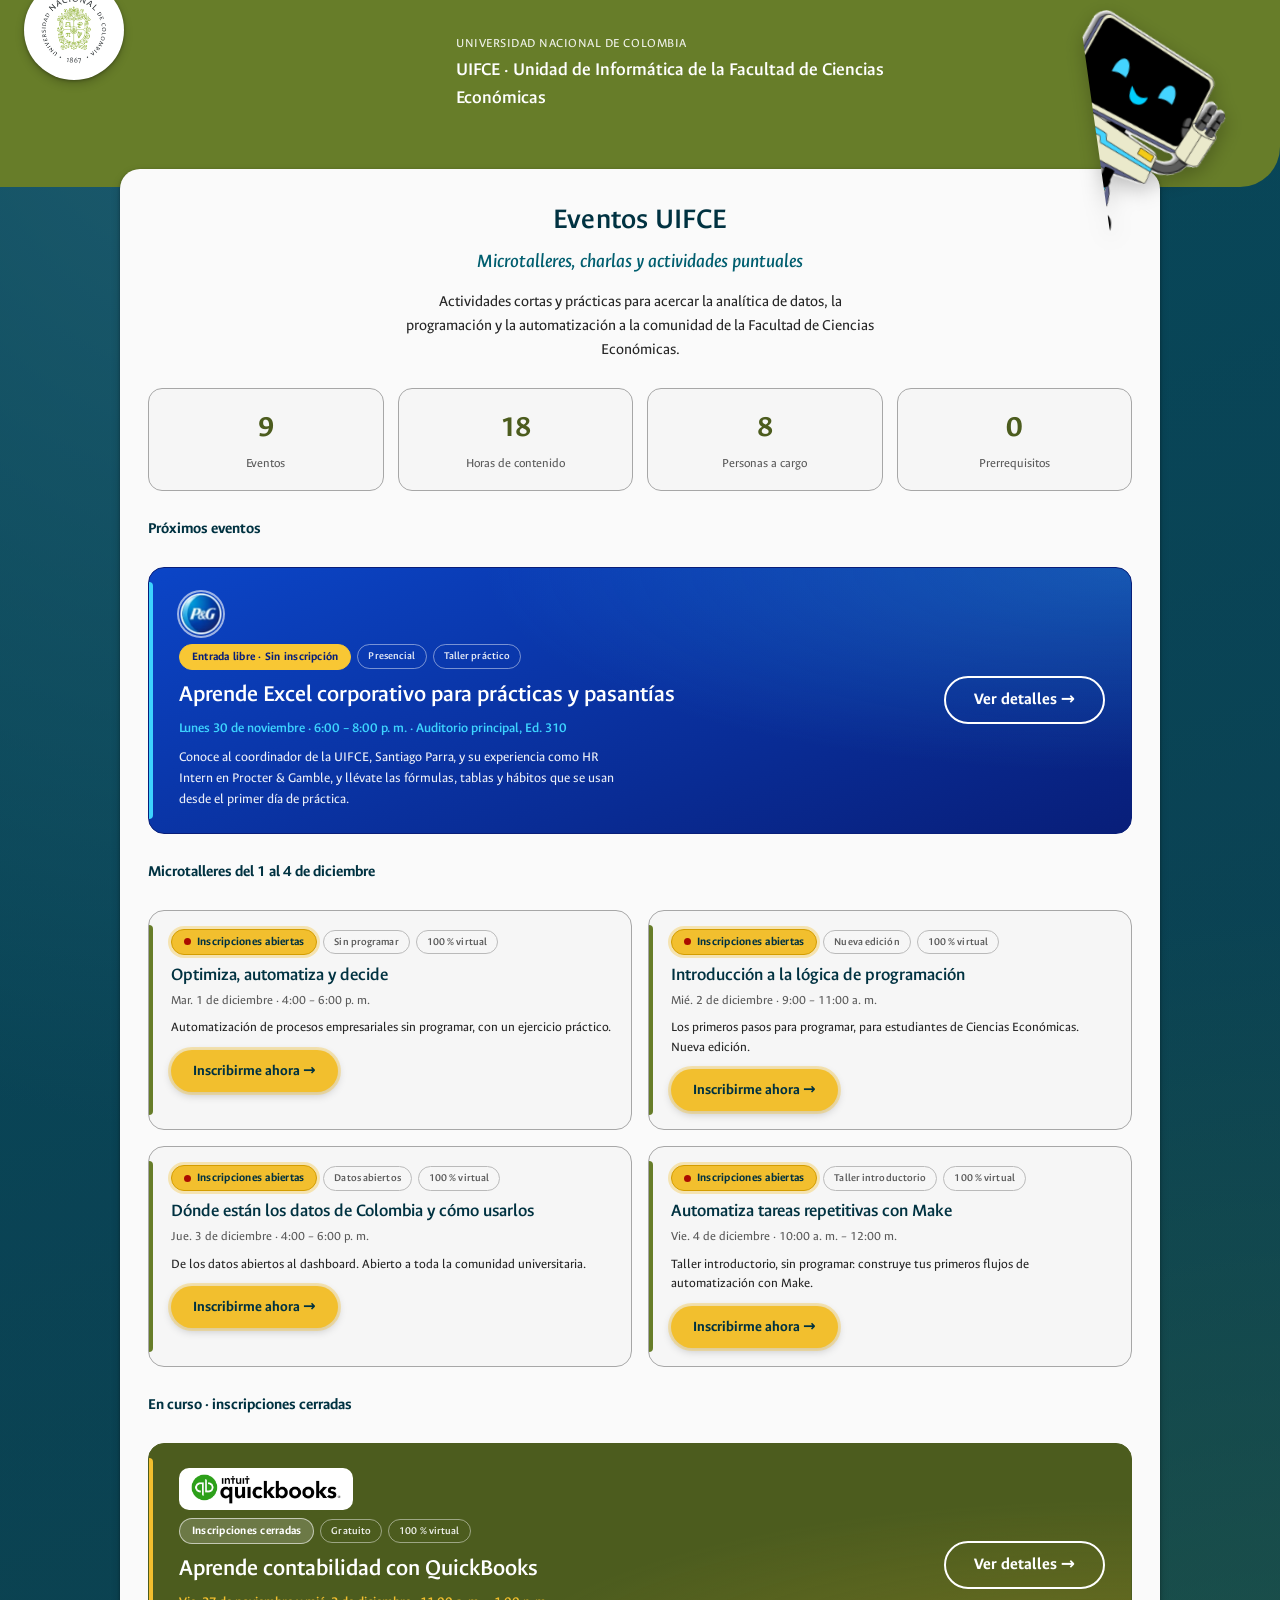
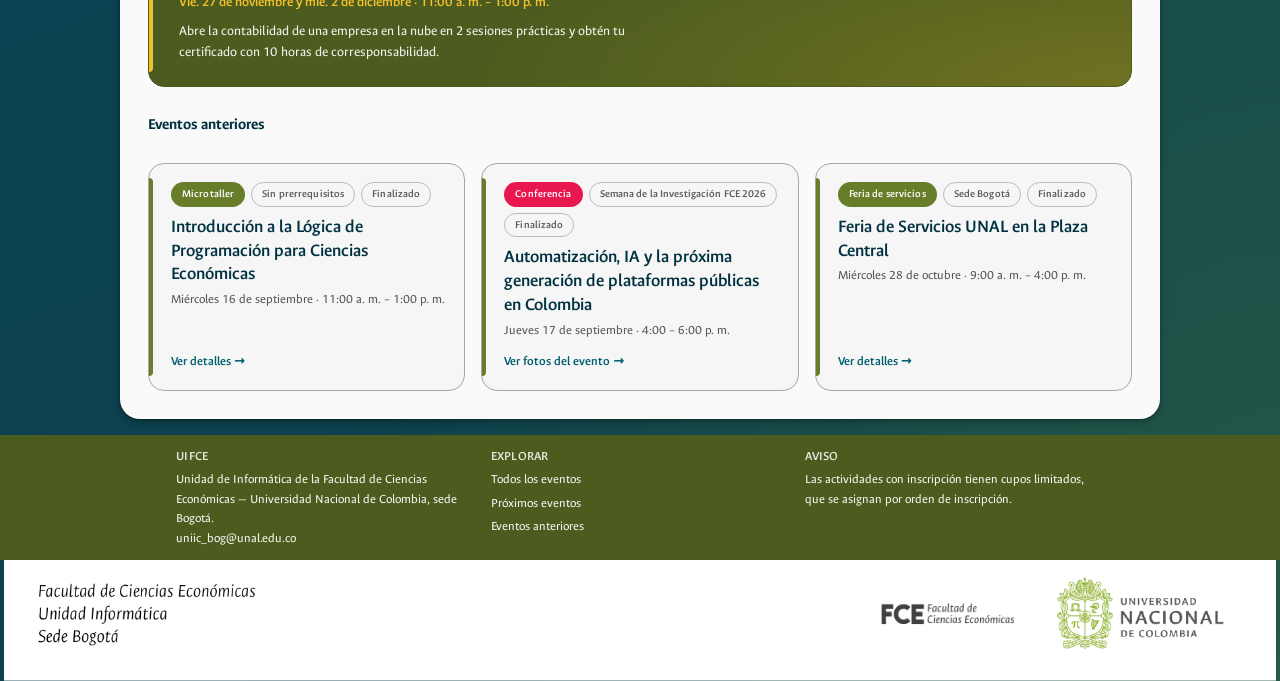
<file: index.html>
<!DOCTYPE html>
<html lang="es">
<head>
<meta charset="UTF-8">
<meta name="viewport" content="width=device-width, initial-scale=1.0">
<title>Eventos UIFCE</title>
<link rel="preconnect" href="https://fonts.googleapis.com">
<link href="https://fonts.googleapis.com/css2?family=Ancizar+Sans:ital,wght@0,300..700;1,300..700&display=swap" rel="stylesheet">
<link rel="stylesheet" href="styles.css">
</head>
<body>

<div class="screen">

  <div class="bg-photo" aria-hidden="true"></div>

  <img class="mascot" src="assets/uifcito.png" alt="Uifcito, la mascota de la UIFCE, saludando">

  <div class="header-zone">
    <div class="badge-circle">
      <img src="assets/escudo-unal.png" alt="Escudo de la Universidad Nacional de Colombia">
    </div>
    <header class="header-curve">
      <div class="header-curve-inner">
        <p class="header-kicker">Universidad Nacional de Colombia</p>
        <p class="header-name">UIFCE · Unidad de Informática de la Facultad de Ciencias Económicas</p>
      </div>
    </header>
  </div>

  <main class="card-wrap">
    <section class="card hub-card">

      <div class="hub-intro">
        <h1>Eventos UIFCE</h1>
        <p class="subtitle">Microtalleres, charlas y actividades puntuales</p>
        <p class="body-text">
          Actividades cortas y prácticas para acercar la analítica de datos, la programación
          y la automatización a la comunidad de la Facultad de Ciencias Económicas.
        </p>
      </div>

      <section class="stats-grid" aria-label="Resumen de eventos">
        <div class="stat-tile">
          <span class="n">9</span>
          <span class="l">Eventos</span>
        </div>
        <div class="stat-tile">
          <span class="n">18</span>
          <span class="l">Horas de contenido</span>
        </div>
        <div class="stat-tile">
          <span class="n">8</span>
          <span class="l">Personas a cargo</span>
        </div>
        <div class="stat-tile">
          <span class="n">0</span>
          <span class="l">Prerrequisitos</span>
        </div>
      </section>

      <h2 class="section-heading" id="proximos">Próximos eventos</h2>

      <a class="event-card featured featured-blue" href="taller-excel-corporativo.html" aria-label="Aprende Excel corporativo para prácticas y pasantías: ver detalles, entrada libre sin inscripción">
        <div class="featured-body">
          <img class="featured-logo featured-logo-round" src="assets/logo-pg.png" alt="Procter &amp; Gamble">
          <p class="event-eyebrow">
            <span class="status-pill free">Entrada libre · Sin inscripción</span>
            <span class="level-tag">Presencial</span>
            <span class="level-tag">Taller práctico</span>
          </p>
          <h3>Aprende Excel corporativo para prácticas y pasantías</h3>
          <p class="event-card-date">Lunes 30 de noviembre · 6:00 – 8:00 p. m. · Auditorio principal, Ed. 310</p>
          <p class="featured-desc">Conoce al coordinador de la UIFCE, Santiago Parra, y su experiencia como HR Intern en Procter &amp; Gamble, y llévate las fórmulas, tablas y hábitos que se usan desde el primer día de práctica.</p>
        </div>
        <span class="btn-detail" aria-hidden="true">Ver detalles →</span>
      </a>

      <h2 class="section-heading">Microtalleres del 1 al 4 de diciembre</h2>

      <section class="event-grid two-col" aria-label="Microtalleres del 1 al 4 de diciembre">

        <a class="event-card" href="microtaller-optimiza-automatiza-decide.html">
          <p class="event-eyebrow">
            <span class="status-pill open">Inscripciones abiertas</span>
            <span class="level-tag">Sin programar</span>
            <span class="level-tag">100 % virtual</span>
          </p>
          <h3>Optimiza, automatiza y decide</h3>
          <p class="event-card-date">Mar. 1 de diciembre · 4:00 – 6:00 p. m.</p>
          <p class="event-card-desc">Automatización de procesos empresariales sin programar, con un ejercicio práctico.</p>
          <span class="btn-enroll btn-enroll-sm" aria-hidden="true">Inscribirme ahora →</span>
        </a>

        <a class="event-card" href="microtaller-logica-programacion-2.html">
          <p class="event-eyebrow">
            <span class="status-pill open">Inscripciones abiertas</span>
            <span class="level-tag">Nueva edición</span>
            <span class="level-tag">100 % virtual</span>
          </p>
          <h3>Introducción a la lógica de programación</h3>
          <p class="event-card-date">Mié. 2 de diciembre · 9:00 – 11:00 a. m.</p>
          <p class="event-card-desc">Los primeros pasos para programar, para estudiantes de Ciencias Económicas. Nueva edición.</p>
          <span class="btn-enroll btn-enroll-sm" aria-hidden="true">Inscribirme ahora →</span>
        </a>

        <a class="event-card" href="microtaller-datos-colombia.html">
          <p class="event-eyebrow">
            <span class="status-pill open">Inscripciones abiertas</span>
            <span class="level-tag">Datos abiertos</span>
            <span class="level-tag">100 % virtual</span>
          </p>
          <h3>Dónde están los datos de Colombia y cómo usarlos</h3>
          <p class="event-card-date">Jue. 3 de diciembre · 4:00 – 6:00 p. m.</p>
          <p class="event-card-desc">De los datos abiertos al dashboard. Abierto a toda la comunidad universitaria.</p>
          <span class="btn-enroll btn-enroll-sm" aria-hidden="true">Inscribirme ahora →</span>
        </a>

        <a class="event-card" href="microtaller-make.html">
          <p class="event-eyebrow">
            <span class="status-pill open">Inscripciones abiertas</span>
            <span class="level-tag">Taller introductorio</span>
            <span class="level-tag">100 % virtual</span>
          </p>
          <h3>Automatiza tareas repetitivas con Make</h3>
          <p class="event-card-date">Vie. 4 de diciembre · 10:00 a. m. – 12:00 m.</p>
          <p class="event-card-desc">Taller introductorio, sin programar: construye tus primeros flujos de automatización con Make.</p>
          <span class="btn-enroll btn-enroll-sm" aria-hidden="true">Inscribirme ahora →</span>
        </a>

      </section>

      <h2 class="section-heading">En curso · inscripciones cerradas</h2>

      <a class="event-card featured" href="microtaller-quickbooks.html" aria-label="Aprende contabilidad con QuickBooks: ver detalles, inscripciones cerradas">
        <div class="featured-body">
          <img class="featured-logo" src="assets/logo-quickbooks.png" alt="Intuit QuickBooks">
          <p class="event-eyebrow">
            <span class="status-pill closed">Inscripciones cerradas</span>
            <span class="level-tag">Gratuito</span>
            <span class="level-tag">100 % virtual</span>
          </p>
          <h3>Aprende contabilidad con QuickBooks</h3>
          <p class="event-card-date">Vie. 27 de noviembre y mié. 2 de diciembre · 11:00 a. m. – 1:00 p. m.</p>
          <p class="featured-desc">Abre la contabilidad de una empresa en la nube en 2 sesiones prácticas y obtén tu certificado con 10 horas de corresponsabilidad.</p>
        </div>
        <span class="btn-detail" aria-hidden="true">Ver detalles →</span>
      </a>

      <h2 class="section-heading" id="anteriores">Eventos anteriores</h2>

      <section class="event-grid" aria-label="Eventos anteriores">

        <a class="event-card" href="microtaller-logica-programacion.html">
          <p class="event-eyebrow">
            <span class="area-tag">Microtaller</span>
            <span class="level-tag">Sin prerrequisitos</span>
            <span class="level-tag">Finalizado</span>
          </p>
          <h3>Introducción a la Lógica de Programación para Ciencias Económicas</h3>
          <p class="event-card-date">Miércoles 16 de septiembre · 11:00 a. m. – 1:00 p. m.</p>
          <span class="event-cta">Ver detalles →</span>
        </a>

        <a class="event-card" href="conferencia-automatizacion-ia.html">
          <p class="event-eyebrow">
            <span class="area-tag tag-magenta">Conferencia</span>
            <span class="level-tag">Semana de la Investigación FCE 2026</span>
            <span class="level-tag">Finalizado</span>
          </p>
          <h3>Automatización, IA y la próxima generación de plataformas públicas en Colombia</h3>
          <p class="event-card-date">Jueves 17 de septiembre · 4:00 – 6:00 p. m.</p>
          <span class="event-cta">Ver fotos del evento →</span>
        </a>

        <a class="event-card" href="feria-servicios-unal.html">
          <p class="event-eyebrow">
            <span class="area-tag">Feria de servicios</span>
            <span class="level-tag">Sede Bogotá</span>
            <span class="level-tag">Finalizado</span>
          </p>
          <h3>Feria de Servicios UNAL en la Plaza Central</h3>
          <p class="event-card-date">Miércoles 28 de octubre · 9:00 a. m. – 4:00 p. m.</p>
          <span class="event-cta">Ver detalles →</span>
        </a>

      </section>

    </section>
  </main>

  <footer class="footer-login">
    <div class="footer-inner">
      <div>
        <h3>UIFCE</h3>
        <p>Unidad de Informática de la Facultad de Ciencias Económicas — Universidad Nacional de Colombia, sede Bogotá.</p>
        <p><a href="mailto:uniic_bog@unal.edu.co">uniic_bog@unal.edu.co</a></p>
      </div>
      <div>
        <h3>Explorar</h3>
        <ul>
          <li><a href="index.html">Todos los eventos</a></li>
          <li><a href="index.html#proximos">Próximos eventos</a></li>
          <li><a href="index.html#anteriores">Eventos anteriores</a></li>
        </ul>
      </div>
      <div>
        <h3>Aviso</h3>
        <p>Las actividades con inscripción tienen cupos limitados, que se asignan por orden de inscripción.</p>
      </div>
    </div>
  </footer>

  <img class="banner-institucional" src="assets/banner-institucional.svg" alt="UIFCE — Unidad de Informática, Facultad de Ciencias Económicas, Universidad Nacional de Colombia, sede Bogotá">

</div>

</body>
</html>
</file>
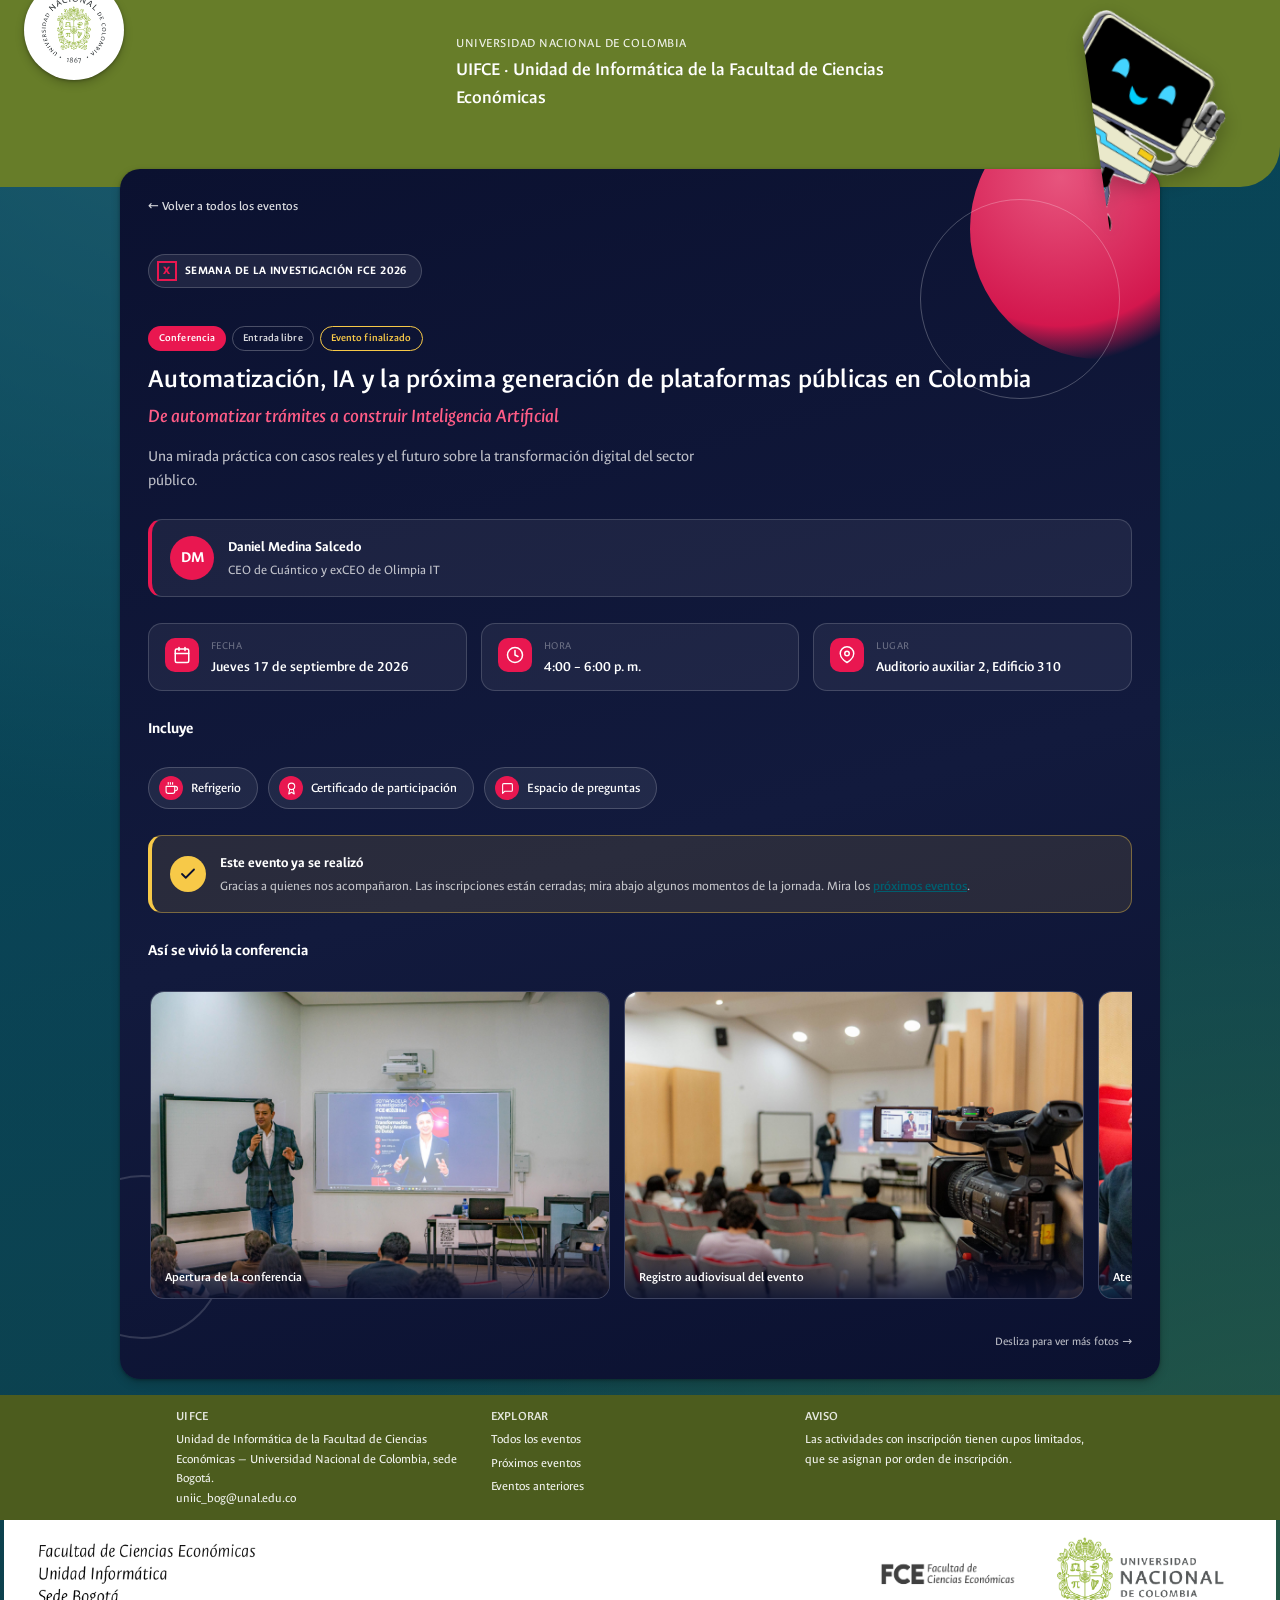
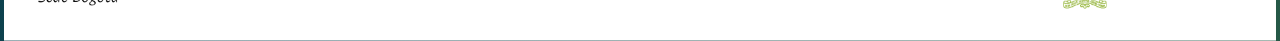
<file: conferencia-automatizacion-ia.html>
<!DOCTYPE html>
<html lang="es">
<head>
<meta charset="UTF-8">
<meta name="viewport" content="width=device-width, initial-scale=1.0">
<title>Conferencia: Automatización, IA y la próxima generación de plataformas públicas — Eventos UIFCE</title>
<link rel="preconnect" href="https://fonts.googleapis.com">
<link href="https://fonts.googleapis.com/css2?family=Ancizar+Sans:ital,wght@0,300..700;1,300..700&display=swap" rel="stylesheet">
<link rel="stylesheet" href="styles.css">
<link rel="stylesheet" href="conferencia.css">
</head>
<body>

<div class="screen">

  <div class="bg-photo" aria-hidden="true"></div>

  <img class="mascot" src="assets/uifcito.png" alt="Uifcito, la mascota de la UIFCE, saludando">

  <div class="header-zone">
    <div class="badge-circle">
      <img src="assets/escudo-unal.png" alt="Escudo de la Universidad Nacional de Colombia">
    </div>
    <header class="header-curve">
      <div class="header-curve-inner">
        <p class="header-kicker">Universidad Nacional de Colombia</p>
        <p class="header-name">UIFCE · Unidad de Informática de la Facultad de Ciencias Económicas</p>
      </div>
    </header>
  </div>

  <main class="card-wrap">
    <div class="card-stage">
      <section class="card hub-card theme-research">
        <span class="research-ring" aria-hidden="true"></span>
        <span class="research-dot" aria-hidden="true"></span>

        <p class="back-link"><a href="index.html">← Volver a todos los eventos</a></p>

        <p class="research-kicker"><span class="x-mark">X</span> Semana de la Investigación FCE 2026</p>

        <div class="event-detail-intro">
          <p class="event-eyebrow">
            <span class="area-tag">Conferencia</span>
            <span class="level-tag">Entrada libre</span>
            <span class="level-tag tag-finished">Evento finalizado</span>
          </p>
          <h1>Automatización, IA y la próxima generación de plataformas públicas en Colombia</h1>
          <p class="subtitle">De automatizar trámites a construir Inteligencia Artificial</p>
          <p class="value-prop">Una mirada práctica con casos reales y el futuro sobre la transformación digital del sector público.</p>
        </div>

        <div class="speaker-card">
          <span class="speaker-avatar" aria-hidden="true">DM</span>
          <div>
            <h4>Daniel Medina Salcedo</h4>
            <p>CEO de Cuántico y exCEO de Olimpia IT</p>
          </div>
        </div>

        <section class="info-grid" aria-label="Información del evento">

          <div class="info-item">
            <span class="info-icon" aria-hidden="true">
              <svg viewBox="0 0 24 24" fill="none" stroke="currentColor" stroke-width="2" stroke-linecap="round" stroke-linejoin="round"><rect x="3" y="4" width="18" height="18" rx="2"></rect><line x1="16" y1="2" x2="16" y2="6"></line><line x1="8" y1="2" x2="8" y2="6"></line><line x1="3" y1="10" x2="21" y2="10"></line></svg>
            </span>
            <span class="info-text">
              <span class="label">Fecha</span>
              <span class="value">Jueves 17 de septiembre de 2026</span>
            </span>
          </div>

          <div class="info-item">
            <span class="info-icon" aria-hidden="true">
              <svg viewBox="0 0 24 24" fill="none" stroke="currentColor" stroke-width="2" stroke-linecap="round" stroke-linejoin="round"><circle cx="12" cy="12" r="10"></circle><polyline points="12 6 12 12 16 14"></polyline></svg>
            </span>
            <span class="info-text">
              <span class="label">Hora</span>
              <span class="value">4:00 – 6:00 p. m.</span>
            </span>
          </div>

          <div class="info-item">
            <span class="info-icon" aria-hidden="true">
              <svg viewBox="0 0 24 24" fill="none" stroke="currentColor" stroke-width="2" stroke-linecap="round" stroke-linejoin="round"><path d="M21 10c0 7-9 12-9 12s-9-5-9-12a9 9 0 0 1 18 0z"></path><circle cx="12" cy="10" r="3"></circle></svg>
            </span>
            <span class="info-text">
              <span class="label">Lugar</span>
              <span class="value">Auditorio auxiliar 2, Edificio 310</span>
            </span>
          </div>

        </section>

        <h2 class="section-heading">Incluye</h2>
        <div class="includes-pills">
          <span class="includes-pill">
            <span class="pill-icon" aria-hidden="true">
              <svg viewBox="0 0 24 24" fill="none" stroke="currentColor" stroke-width="2" stroke-linecap="round" stroke-linejoin="round"><path d="M18 8h1a4 4 0 0 1 0 8h-1"></path><path d="M2 8h16v9a4 4 0 0 1-4 4H6a4 4 0 0 1-4-4V8z"></path><line x1="6" y1="1" x2="6" y2="4"></line><line x1="10" y1="1" x2="10" y2="4"></line><line x1="14" y1="1" x2="14" y2="4"></line></svg>
            </span>
            Refrigerio
          </span>
          <span class="includes-pill">
            <span class="pill-icon" aria-hidden="true">
              <svg viewBox="0 0 24 24" fill="none" stroke="currentColor" stroke-width="2" stroke-linecap="round" stroke-linejoin="round"><circle cx="12" cy="8" r="6"></circle><path d="M15.5 13.5 17 22l-5-3-5 3 1.5-8.5"></path></svg>
            </span>
            Certificado de participación
          </span>
          <span class="includes-pill">
            <span class="pill-icon" aria-hidden="true">
              <svg viewBox="0 0 24 24" fill="none" stroke="currentColor" stroke-width="2" stroke-linecap="round" stroke-linejoin="round"><path d="M21 15a2 2 0 0 1-2 2H7l-4 4V5a2 2 0 0 1 2-2h14a2 2 0 0 1 2 2z"></path></svg>
            </span>
            Espacio de preguntas
          </span>
        </div>

        <div class="event-finished" role="status">
          <span class="finished-icon" aria-hidden="true">
            <svg viewBox="0 0 24 24" fill="none" stroke="currentColor" stroke-width="2.4" stroke-linecap="round" stroke-linejoin="round"><polyline points="20 6 9 17 4 12"></polyline></svg>
          </span>
          <div>
            <h4>Este evento ya se realizó</h4>
            <p>Gracias a quienes nos acompañaron. Las inscripciones están cerradas; mira abajo algunos momentos de la jornada. Mira los <a href="index.html#proximos">próximos eventos</a>.</p>
          </div>
        </div>

        <h2 class="section-heading">Así se vivió la conferencia</h2>
        <div class="photo-scroll" role="region" aria-label="Galería de fotos de la conferencia, desplázate horizontalmente" tabindex="0">
          <figure class="photo-item">
            <img src="assets/fotos-conferencia/foto-06-conferencista.jpg" alt="Daniel Medina Salcedo presenta la conferencia con micrófono en mano, frente a la pantalla con el afiche de la Semana de la Investigación FCE 2026" loading="lazy">
            <figcaption>Apertura de la conferencia</figcaption>
          </figure>
          <figure class="photo-item">
            <img src="assets/fotos-conferencia/foto-05-registro-video.jpg" alt="Cámara de video registrando la charla, con el conferencista y el público al fondo del auditorio" loading="lazy">
            <figcaption>Registro audiovisual del evento</figcaption>
          </figure>
          <figure class="photo-item">
            <img src="assets/fotos-conferencia/foto-03-asistentes.jpg" alt="Asistentes sentados en el auditorio siguiendo la conferencia con atención" loading="lazy">
            <figcaption>Atención del público</figcaption>
          </figure>
          <figure class="photo-item">
            <img src="assets/fotos-conferencia/foto-04-asistentes-atentos.jpg" alt="Dos asistentes escuchando la charla con la mano en el mentón, con más público atrás" loading="lazy">
            <figcaption>Escuchando la charla</figcaption>
          </figure>
          <figure class="photo-item">
            <img src="assets/fotos-conferencia/foto-02-grupal-auditorio.jpg" alt="Foto grupal de asistentes y conferencista de pie frente a las sillas rojas del auditorio" loading="lazy">
            <figcaption>Foto grupal con asistentes</figcaption>
          </figure>
          <figure class="photo-item">
            <img src="assets/fotos-conferencia/foto-01-grupal.jpg" alt="Foto grupal de asistentes y conferencista con los brazos cruzados en el Auditorio auxiliar 2" loading="lazy">
            <figcaption>Cierre de la jornada</figcaption>
          </figure>
        </div>
        <p class="scroll-hint" aria-hidden="true">Desliza para ver más fotos →</p>

      </section>
    </div>
  </main>

  <footer class="footer-login">
    <div class="footer-inner">
      <div>
        <h3>UIFCE</h3>
        <p>Unidad de Informática de la Facultad de Ciencias Económicas — Universidad Nacional de Colombia, sede Bogotá.</p>
        <p><a href="mailto:uniic_bog@unal.edu.co">uniic_bog@unal.edu.co</a></p>
      </div>
      <div>
        <h3>Explorar</h3>
        <ul>
          <li><a href="index.html">Todos los eventos</a></li>
          <li><a href="index.html#proximos">Próximos eventos</a></li>
          <li><a href="index.html#anteriores">Eventos anteriores</a></li>
        </ul>
      </div>
      <div>
        <h3>Aviso</h3>
        <p>Las actividades con inscripción tienen cupos limitados, que se asignan por orden de inscripción.</p>
      </div>
    </div>
  </footer>

  <img class="banner-institucional" src="assets/banner-institucional.svg" alt="UIFCE — Unidad de Informática, Facultad de Ciencias Económicas, Universidad Nacional de Colombia, sede Bogotá">

</div>

</body>
</html>
</file>
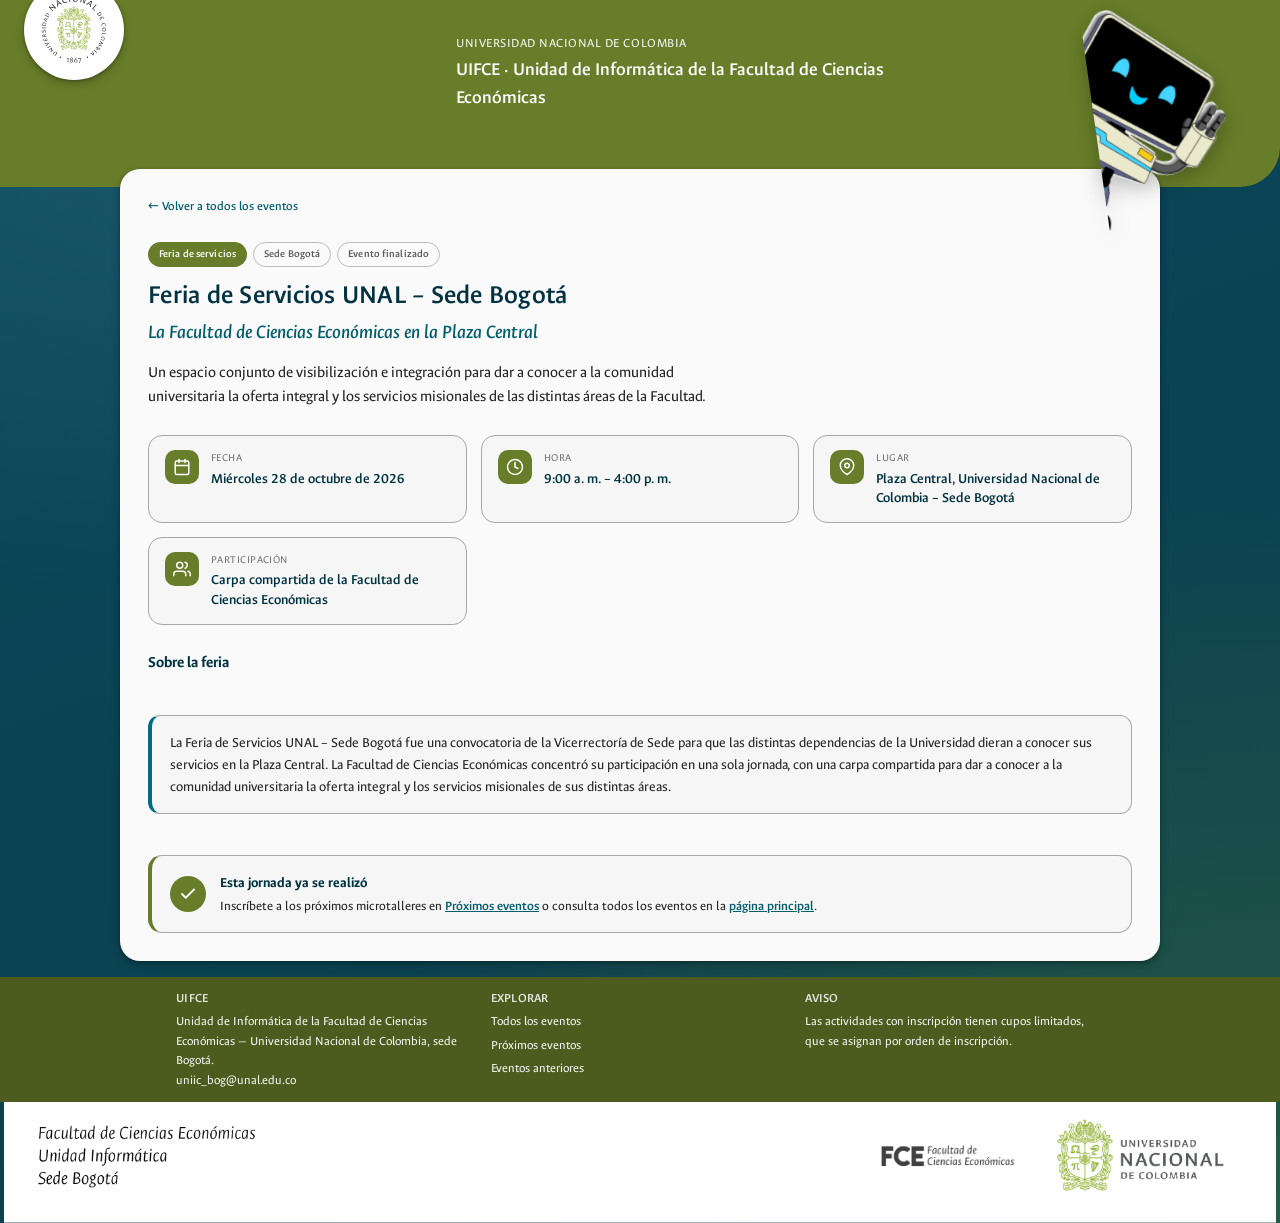
<file: feria-servicios-unal.html>
<!DOCTYPE html>
<html lang="es">
<head>
<meta charset="UTF-8">
<meta name="viewport" content="width=device-width, initial-scale=1.0">
<title>Feria de Servicios UNAL – Sede Bogotá — Eventos UIFCE</title>
<link rel="preconnect" href="https://fonts.googleapis.com">
<link href="https://fonts.googleapis.com/css2?family=Ancizar+Sans:ital,wght@0,300..700;1,300..700&display=swap" rel="stylesheet">
<link rel="stylesheet" href="styles.css">
</head>
<body>

<div class="screen">

  <div class="bg-photo" aria-hidden="true"></div>

  <img class="mascot" src="assets/uifcito.png" alt="Uifcito, la mascota de la UIFCE, saludando">

  <div class="header-zone">
    <div class="badge-circle">
      <img src="assets/escudo-unal.png" alt="Escudo de la Universidad Nacional de Colombia">
    </div>
    <header class="header-curve">
      <div class="header-curve-inner">
        <p class="header-kicker">Universidad Nacional de Colombia</p>
        <p class="header-name">UIFCE · Unidad de Informática de la Facultad de Ciencias Económicas</p>
      </div>
    </header>
  </div>

  <main class="card-wrap">
    <div class="card-stage">
      <section class="card hub-card">

        <p class="back-link"><a href="index.html">← Volver a todos los eventos</a></p>

        <div class="event-detail-intro">
          <p class="event-eyebrow">
            <span class="area-tag">Feria de servicios</span>
            <span class="level-tag">Sede Bogotá</span>
            <span class="level-tag">Evento finalizado</span>
          </p>
          <h1>Feria de Servicios UNAL – Sede Bogotá</h1>
          <p class="subtitle">La Facultad de Ciencias Económicas en la Plaza Central</p>
          <p class="value-prop">Un espacio conjunto de visibilización e integración para dar a conocer a la comunidad universitaria la oferta integral y los servicios misionales de las distintas áreas de la Facultad.</p>
        </div>

        <section class="info-grid" aria-label="Información del evento">

          <div class="info-item">
            <span class="info-icon" aria-hidden="true">
              <svg viewBox="0 0 24 24" fill="none" stroke="currentColor" stroke-width="2" stroke-linecap="round" stroke-linejoin="round"><rect x="3" y="4" width="18" height="18" rx="2"></rect><line x1="16" y1="2" x2="16" y2="6"></line><line x1="8" y1="2" x2="8" y2="6"></line><line x1="3" y1="10" x2="21" y2="10"></line></svg>
            </span>
            <span class="info-text">
              <span class="label">Fecha</span>
              <span class="value">Miércoles 28 de octubre de 2026</span>
            </span>
          </div>

          <div class="info-item">
            <span class="info-icon" aria-hidden="true">
              <svg viewBox="0 0 24 24" fill="none" stroke="currentColor" stroke-width="2" stroke-linecap="round" stroke-linejoin="round"><circle cx="12" cy="12" r="10"></circle><polyline points="12 6 12 12 16 14"></polyline></svg>
            </span>
            <span class="info-text">
              <span class="label">Hora</span>
              <span class="value">9:00 a. m. – 4:00 p. m.</span>
            </span>
          </div>

          <div class="info-item">
            <span class="info-icon" aria-hidden="true">
              <svg viewBox="0 0 24 24" fill="none" stroke="currentColor" stroke-width="2" stroke-linecap="round" stroke-linejoin="round"><path d="M21 10c0 7-9 12-9 12s-9-5-9-12a9 9 0 0 1 18 0z"></path><circle cx="12" cy="10" r="3"></circle></svg>
            </span>
            <span class="info-text">
              <span class="label">Lugar</span>
              <span class="value">Plaza Central, Universidad Nacional de Colombia – Sede Bogotá</span>
            </span>
          </div>

          <div class="info-item">
            <span class="info-icon" aria-hidden="true">
              <svg viewBox="0 0 24 24" fill="none" stroke="currentColor" stroke-width="2" stroke-linecap="round" stroke-linejoin="round"><path d="M17 21v-2a4 4 0 0 0-4-4H5a4 4 0 0 0-4 4v2"></path><circle cx="9" cy="7" r="4"></circle><path d="M23 21v-2a4 4 0 0 0-3-3.87"></path><path d="M16 3.13a4 4 0 0 1 0 7.75"></path></svg>
            </span>
            <span class="info-text">
              <span class="label">Participación</span>
              <span class="value">Carpa compartida de la Facultad de Ciencias Económicas</span>
            </span>
          </div>

        </section>

        <h2 class="section-heading">Sobre la feria</h2>
        <p class="purpose-box">
          La Feria de Servicios UNAL – Sede Bogotá fue una convocatoria de la Vicerrectoría de Sede
          para que las distintas dependencias de la Universidad dieran a conocer sus servicios en la
          Plaza Central. La Facultad de Ciencias Económicas concentró su participación en una sola
          jornada, con una carpa compartida para dar a conocer a la comunidad universitaria la
          oferta integral y los servicios misionales de sus distintas áreas.
        </p>

        <div class="event-finished" role="status">
          <span class="finished-icon" aria-hidden="true">
            <svg viewBox="0 0 24 24" fill="none" stroke="currentColor" stroke-width="2.4" stroke-linecap="round" stroke-linejoin="round"><polyline points="20 6 9 17 4 12"></polyline></svg>
          </span>
          <div>
            <h4>Esta jornada ya se realizó</h4>
            <p>Inscríbete a los próximos microtalleres en <a href="index.html#proximos">Próximos eventos</a> o consulta todos los eventos en la <a href="index.html">página principal</a>.</p>
          </div>
        </div>

      </section>
    </div>
  </main>

  <footer class="footer-login">
    <div class="footer-inner">
      <div>
        <h3>UIFCE</h3>
        <p>Unidad de Informática de la Facultad de Ciencias Económicas — Universidad Nacional de Colombia, sede Bogotá.</p>
        <p><a href="mailto:uniic_bog@unal.edu.co">uniic_bog@unal.edu.co</a></p>
      </div>
      <div>
        <h3>Explorar</h3>
        <ul>
          <li><a href="index.html">Todos los eventos</a></li>
          <li><a href="index.html#proximos">Próximos eventos</a></li>
          <li><a href="index.html#anteriores">Eventos anteriores</a></li>
        </ul>
      </div>
      <div>
        <h3>Aviso</h3>
        <p>Las actividades con inscripción tienen cupos limitados, que se asignan por orden de inscripción.</p>
      </div>
    </div>
  </footer>

  <img class="banner-institucional" src="assets/banner-institucional.svg" alt="UIFCE — Unidad de Informática, Facultad de Ciencias Económicas, Universidad Nacional de Colombia, sede Bogotá">

</div>

</body>
</html>
</file>
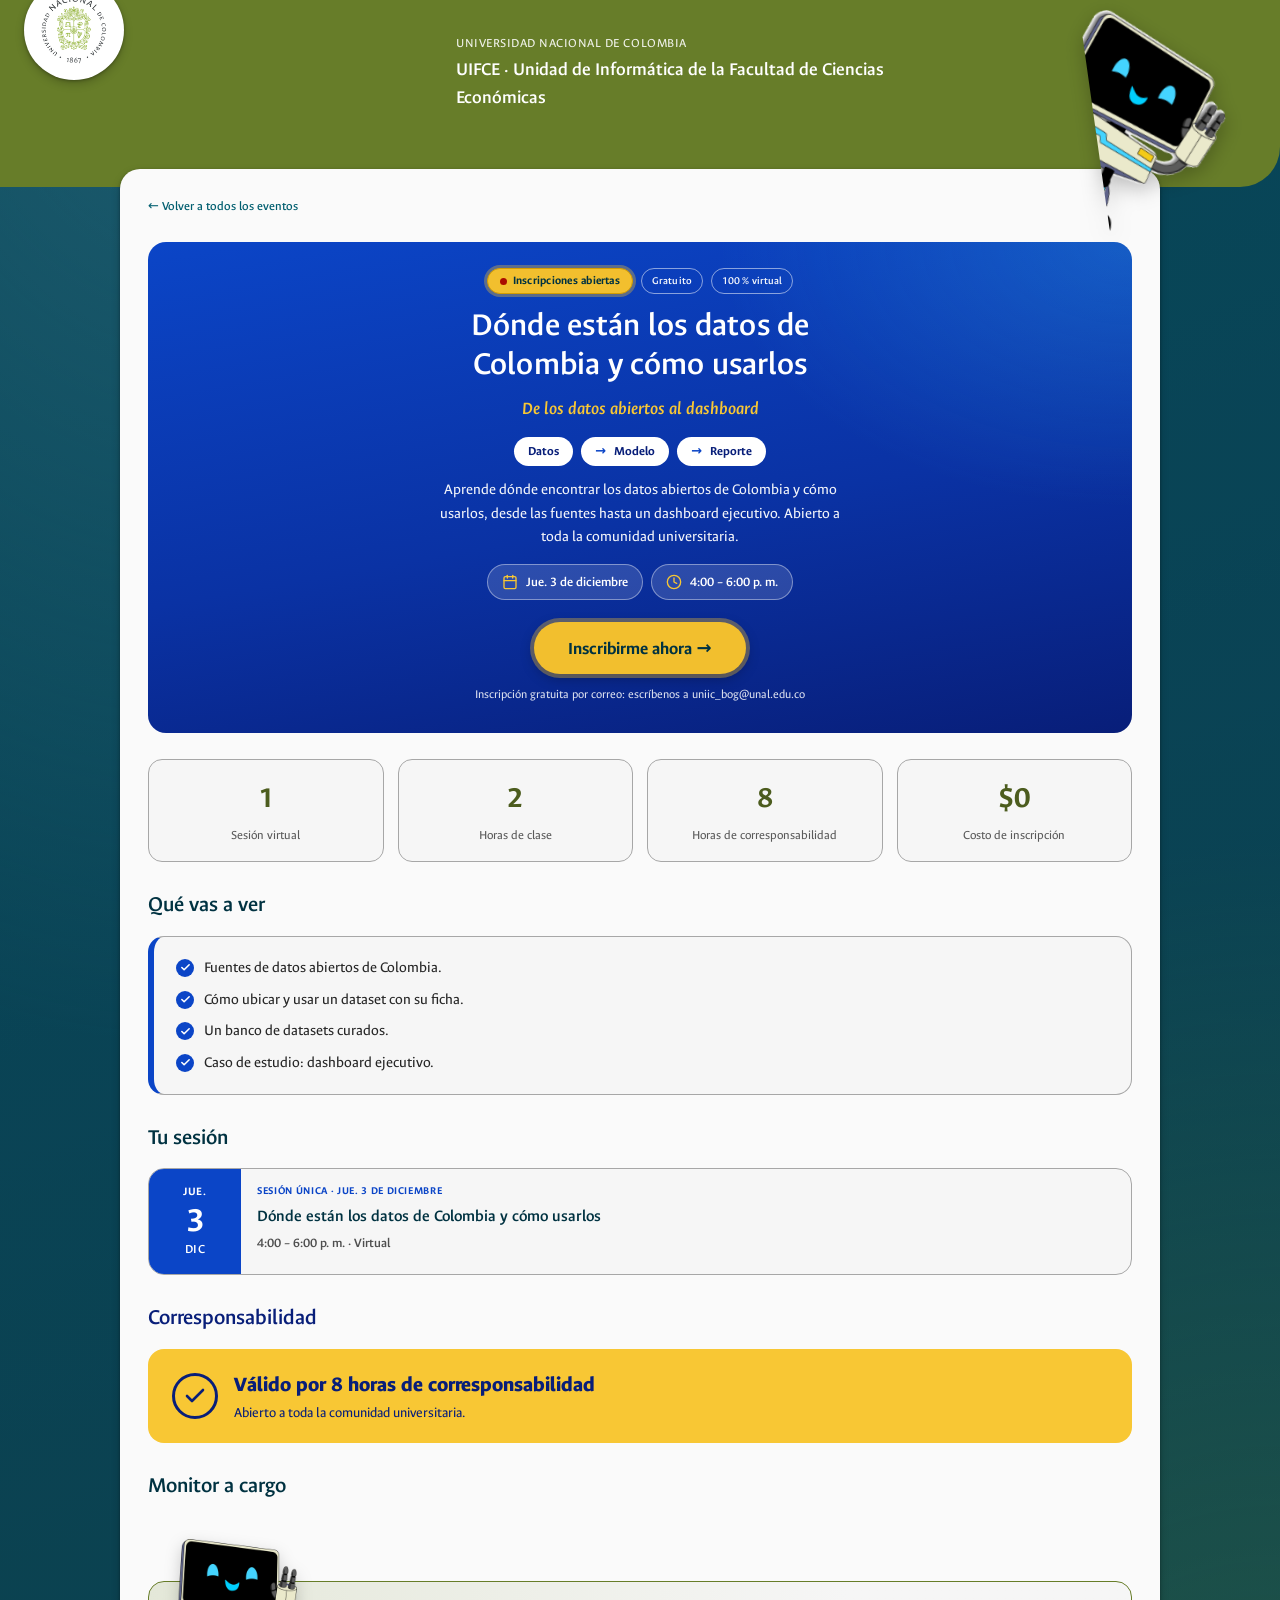
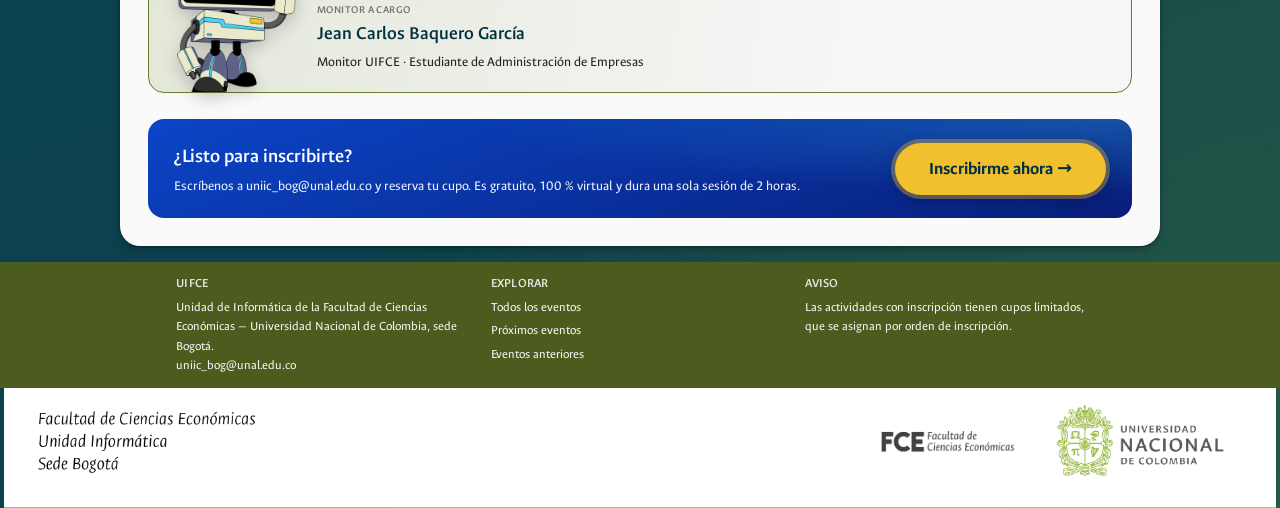
<file: microtaller-datos-colombia.html>
<!DOCTYPE html>
<html lang="es">
<head>
<meta charset="UTF-8">
<meta name="viewport" content="width=device-width, initial-scale=1.0">
<title>Microtaller: Dónde están los datos de Colombia y cómo usarlos — Eventos UIFCE</title>
<link rel="preconnect" href="https://fonts.googleapis.com">
<link href="https://fonts.googleapis.com/css2?family=Ancizar+Sans:ital,wght@0,300..700;1,300..700&display=swap" rel="stylesheet">
<link rel="stylesheet" href="styles.css">
<link rel="stylesheet" href="quickbooks.css">
<link rel="stylesheet" href="microtaller.css">
</head>
<body>

<div class="screen">

  <div class="bg-photo" aria-hidden="true"></div>

  <img class="mascot" src="assets/uifcito.png" alt="Uifcito, la mascota de la UIFCE, saludando">

  <div class="header-zone">
    <div class="badge-circle">
      <img src="assets/escudo-unal.png" alt="Escudo de la Universidad Nacional de Colombia">
    </div>
    <header class="header-curve">
      <div class="header-curve-inner">
        <p class="header-kicker">Universidad Nacional de Colombia</p>
        <p class="header-name">UIFCE · Unidad de Informática de la Facultad de Ciencias Económicas</p>
      </div>
    </header>
  </div>

  <main class="card-wrap">
    <div class="card-stage">
      <article class="card hub-card qb-detail mt-detail">

        <p class="back-link"><a href="index.html">← Volver a todos los eventos</a></p>

        <header class="qb-hero">
          <p class="qb-badges">
            <span class="status-pill open">Inscripciones abiertas</span>
            <span class="level-tag">Gratuito</span>
            <span class="level-tag">100 % virtual</span>
          </p>
          <h1>Dónde están los datos de Colombia y cómo usarlos</h1>
          <p class="subtitle">De los datos abiertos al dashboard</p>
          <ul class="mt-flow" aria-hidden="true"><li>Datos</li><li>Modelo</li><li>Reporte</li></ul>
          <p class="qb-lead">Aprende dónde encontrar los datos abiertos de Colombia y cómo usarlos, desde las fuentes hasta un dashboard ejecutivo. Abierto a toda la comunidad universitaria.</p>
          <p class="qb-dates">
            <span>
              <svg viewBox="0 0 24 24" fill="none" stroke="currentColor" stroke-width="2" stroke-linecap="round" stroke-linejoin="round" aria-hidden="true"><rect x="3" y="4" width="18" height="18" rx="2"></rect><line x1="16" y1="2" x2="16" y2="6"></line><line x1="8" y1="2" x2="8" y2="6"></line><line x1="3" y1="10" x2="21" y2="10"></line></svg>
              Jue. 3 de diciembre
            </span>
            <span>
              <svg viewBox="0 0 24 24" fill="none" stroke="currentColor" stroke-width="2" stroke-linecap="round" stroke-linejoin="round" aria-hidden="true"><circle cx="12" cy="12" r="10"></circle><polyline points="12 6 12 12 16 14"></polyline></svg>
              4:00 – 6:00 p. m.
            </span>
          </p>
          <a class="btn-enroll" href="mailto:uniic_bog@unal.edu.co?subject=Inscripci%C3%B3n%20microtaller%20Datos%20de%20Colombia%20(3%20de%20diciembre)">Inscribirme ahora →</a>
          <p class="qb-hero-note">Inscripción gratuita por correo: escríbenos a uniic_bog@unal.edu.co</p>
        </header>

        <section class="stats-grid" aria-label="Resumen del microtaller">
          <div class="stat-tile"><span class="n">1</span><span class="l">Sesión virtual</span></div>
          <div class="stat-tile"><span class="n">2</span><span class="l">Horas de clase</span></div>
          <div class="stat-tile"><span class="n">8</span><span class="l">Horas de corresponsabilidad</span></div>
          <div class="stat-tile"><span class="n">$0</span><span class="l">Costo de inscripción</span></div>
        </section>

        <section class="qb-section" aria-labelledby="h-ver">
          <h2 id="h-ver">Qué vas a ver</h2>
          <ul class="mt-learn">
            <li>Fuentes de datos abiertos de Colombia.</li>
            <li>Cómo ubicar y usar un dataset con su ficha.</li>
            <li>Un banco de datasets curados.</li>
            <li>Caso de estudio: dashboard ejecutivo.</li>
          </ul>
        </section>

        <section class="qb-section" aria-labelledby="h-sesion">
          <h2 id="h-sesion">Tu sesión</h2>
          <ol class="qb-sessions">
            <li class="qb-session">
              <div class="qb-session-date" aria-hidden="true">
                <span class="dow">Jue.</span>
                <span class="day">3</span>
                <span class="mon">Dic</span>
              </div>
              <div class="qb-session-body">
                <span class="kicker">Sesión única · Jue. 3 de diciembre</span>
                <h3>Dónde están los datos de Colombia y cómo usarlos</h3>
                <span class="time">4:00 – 6:00 p. m. · Virtual</span>
              </div>
            </li>
          </ol>
        </section>

        <section class="qb-section mt-section" aria-labelledby="h-horas">
          <h2 id="h-horas">Corresponsabilidad</h2>
          <div class="mt-hours">
            <span class="mt-hours-icon" aria-hidden="true"><svg viewBox="0 0 24 24" fill="none" stroke="currentColor" stroke-width="2.6" stroke-linecap="round" stroke-linejoin="round" aria-hidden="true"><polyline points="20 6 9 17 4 12"></polyline></svg></span>
            <div>
              <h3>Válido por 8 horas de corresponsabilidad</h3>
              <p>Abierto a toda la comunidad universitaria.</p>
            </div>
          </div>
        </section>

        <section class="qb-section" aria-labelledby="h-monitor">
          <h2 id="h-monitor">Monitor a cargo</h2>
          <div class="qb-team">
            <img class="qb-mascot" src="assets/uifcito-cierre.png" alt="" width="298" height="380">
            <div class="qb-team-info">
              <p class="qb-team-label">Monitor a cargo</p>
              <h3>Jean Carlos Baquero García</h3>
              <p class="qb-team-role">Monitor UIFCE · Estudiante de Administración de Empresas</p>
            </div>
          </div>
        </section>

        <a class="enroll-card" href="mailto:uniic_bog@unal.edu.co?subject=Inscripci%C3%B3n%20microtaller%20Datos%20de%20Colombia%20(3%20de%20diciembre)">
          <div class="enroll-text">
            <h3>¿Listo para inscribirte?</h3>
            <p>Escríbenos a uniic_bog@unal.edu.co y reserva tu cupo. Es gratuito, 100 % virtual y dura una sola sesión de 2 horas.</p>
          </div>
          <span class="btn-enroll">Inscribirme ahora →</span>
        </a>

      </article>
    </div>
  </main>

  <footer class="footer-login">
    <div class="footer-inner">
      <div>
        <h3>UIFCE</h3>
        <p>Unidad de Informática de la Facultad de Ciencias Económicas — Universidad Nacional de Colombia, sede Bogotá.</p>
        <p><a href="mailto:uniic_bog@unal.edu.co">uniic_bog@unal.edu.co</a></p>
      </div>
      <div>
        <h3>Explorar</h3>
        <ul>
          <li><a href="index.html">Todos los eventos</a></li>
          <li><a href="index.html#proximos">Próximos eventos</a></li>
          <li><a href="index.html#anteriores">Eventos anteriores</a></li>
        </ul>
      </div>
      <div>
        <h3>Aviso</h3>
        <p>Las actividades con inscripción tienen cupos limitados, que se asignan por orden de inscripción.</p>
      </div>
    </div>
  </footer>

  <img class="banner-institucional" src="assets/banner-institucional.svg" alt="UIFCE — Unidad de Informática, Facultad de Ciencias Económicas, Universidad Nacional de Colombia, sede Bogotá">

</div>

</body>
</html>
</file>
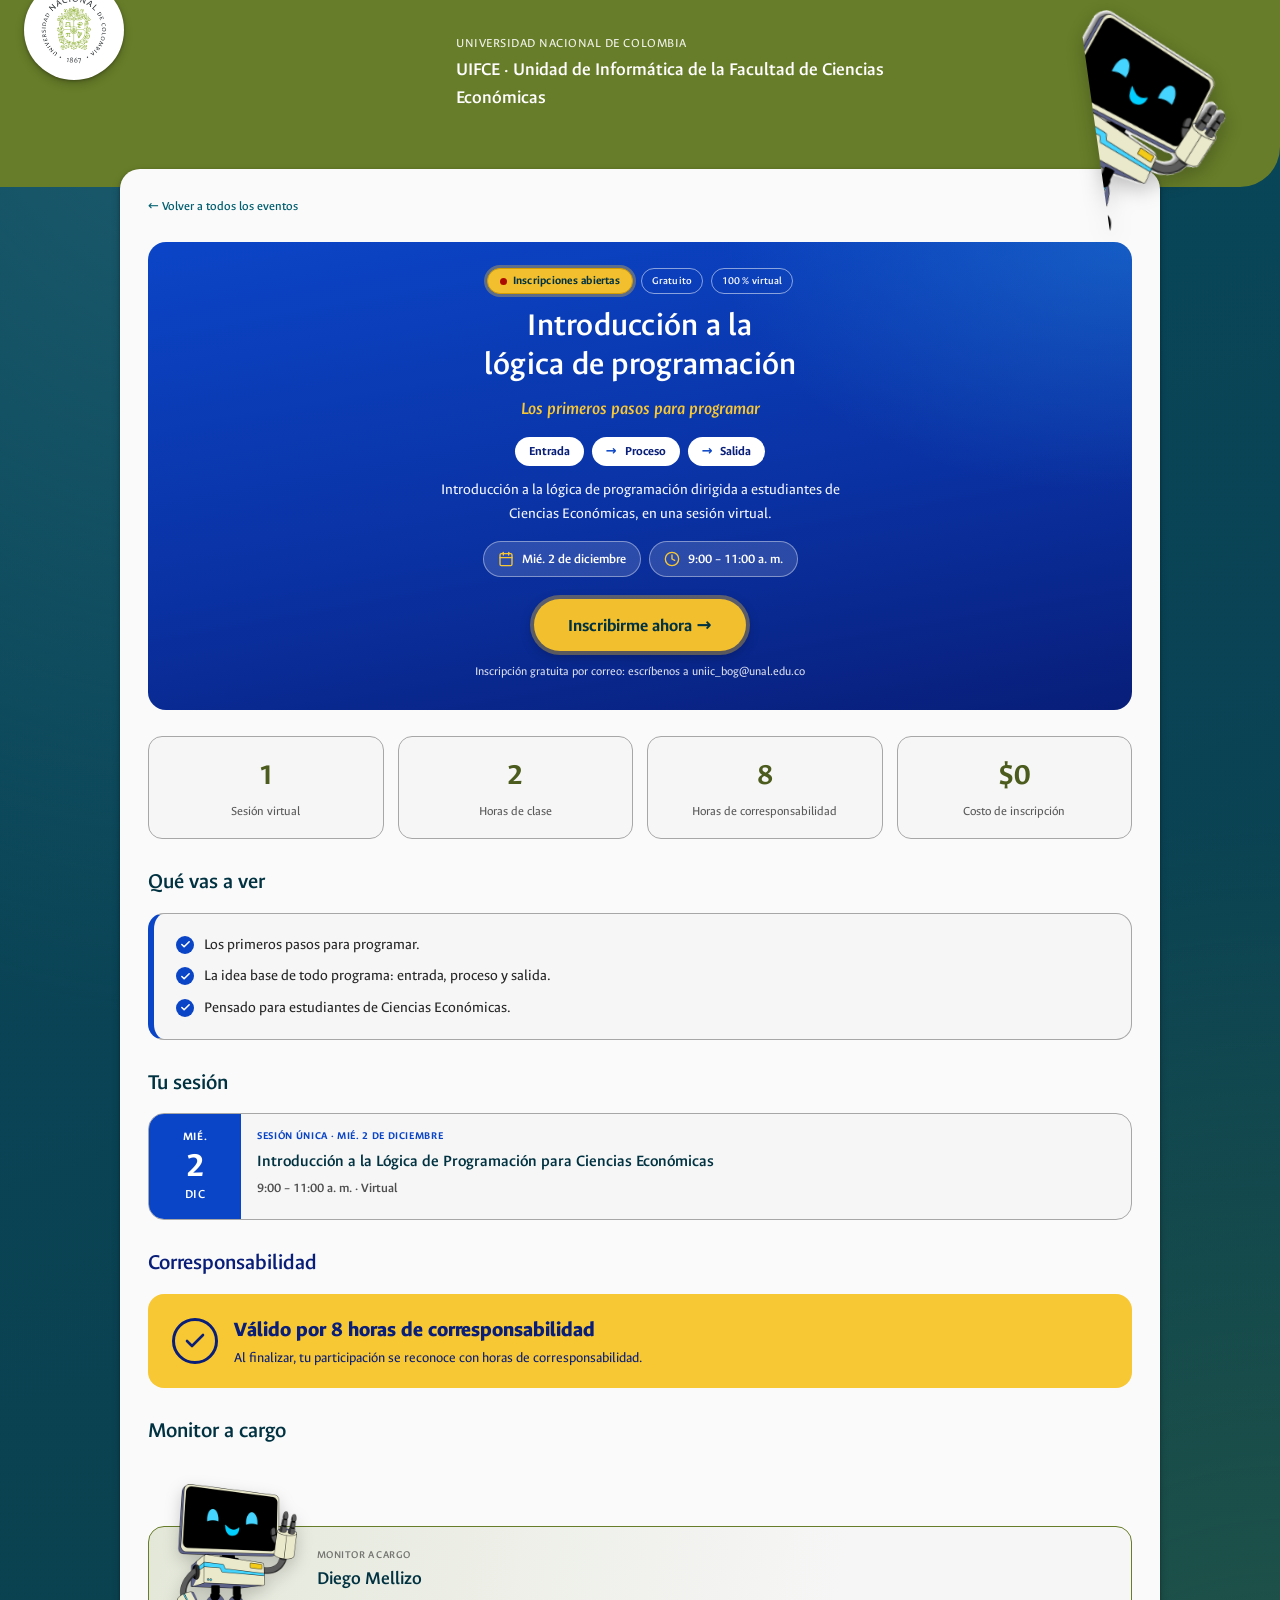
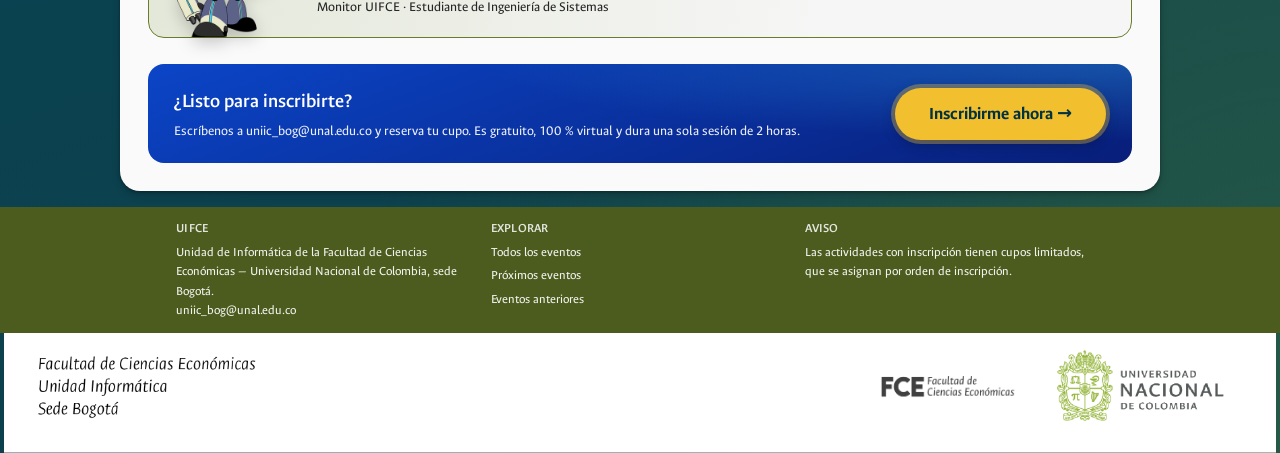
<file: microtaller-logica-programacion-2.html>
<!DOCTYPE html>
<html lang="es">
<head>
<meta charset="UTF-8">
<meta name="viewport" content="width=device-width, initial-scale=1.0">
<title>Microtaller: Introducción a la lógica de programación (nueva edición) — Eventos UIFCE</title>
<link rel="preconnect" href="https://fonts.googleapis.com">
<link href="https://fonts.googleapis.com/css2?family=Ancizar+Sans:ital,wght@0,300..700;1,300..700&display=swap" rel="stylesheet">
<link rel="stylesheet" href="styles.css">
<link rel="stylesheet" href="quickbooks.css">
<link rel="stylesheet" href="microtaller.css">
</head>
<body>

<div class="screen">

  <div class="bg-photo" aria-hidden="true"></div>

  <img class="mascot" src="assets/uifcito.png" alt="Uifcito, la mascota de la UIFCE, saludando">

  <div class="header-zone">
    <div class="badge-circle">
      <img src="assets/escudo-unal.png" alt="Escudo de la Universidad Nacional de Colombia">
    </div>
    <header class="header-curve">
      <div class="header-curve-inner">
        <p class="header-kicker">Universidad Nacional de Colombia</p>
        <p class="header-name">UIFCE · Unidad de Informática de la Facultad de Ciencias Económicas</p>
      </div>
    </header>
  </div>

  <main class="card-wrap">
    <div class="card-stage">
      <article class="card hub-card qb-detail mt-detail">

        <p class="back-link"><a href="index.html">← Volver a todos los eventos</a></p>

        <header class="qb-hero">
          <p class="qb-badges">
            <span class="status-pill open">Inscripciones abiertas</span>
            <span class="level-tag">Gratuito</span>
            <span class="level-tag">100 % virtual</span>
          </p>
          <h1>Introducción a la lógica de programación</h1>
          <p class="subtitle">Los primeros pasos para programar</p>
          <ul class="mt-flow" aria-hidden="true"><li>Entrada</li><li>Proceso</li><li>Salida</li></ul>
          <p class="qb-lead">Introducción a la lógica de programación dirigida a estudiantes de Ciencias Económicas, en una sesión virtual.</p>
          <p class="qb-dates">
            <span>
              <svg viewBox="0 0 24 24" fill="none" stroke="currentColor" stroke-width="2" stroke-linecap="round" stroke-linejoin="round" aria-hidden="true"><rect x="3" y="4" width="18" height="18" rx="2"></rect><line x1="16" y1="2" x2="16" y2="6"></line><line x1="8" y1="2" x2="8" y2="6"></line><line x1="3" y1="10" x2="21" y2="10"></line></svg>
              Mié. 2 de diciembre
            </span>
            <span>
              <svg viewBox="0 0 24 24" fill="none" stroke="currentColor" stroke-width="2" stroke-linecap="round" stroke-linejoin="round" aria-hidden="true"><circle cx="12" cy="12" r="10"></circle><polyline points="12 6 12 12 16 14"></polyline></svg>
              9:00 – 11:00 a. m.
            </span>
          </p>
          <a class="btn-enroll" href="mailto:uniic_bog@unal.edu.co?subject=Inscripci%C3%B3n%20microtaller%20L%C3%B3gica%20de%20Programaci%C3%B3n%20(2%20de%20diciembre)">Inscribirme ahora →</a>
          <p class="qb-hero-note">Inscripción gratuita por correo: escríbenos a uniic_bog@unal.edu.co</p>
        </header>

        <section class="stats-grid" aria-label="Resumen del microtaller">
          <div class="stat-tile"><span class="n">1</span><span class="l">Sesión virtual</span></div>
          <div class="stat-tile"><span class="n">2</span><span class="l">Horas de clase</span></div>
          <div class="stat-tile"><span class="n">8</span><span class="l">Horas de corresponsabilidad</span></div>
          <div class="stat-tile"><span class="n">$0</span><span class="l">Costo de inscripción</span></div>
        </section>

        <section class="qb-section" aria-labelledby="h-ver">
          <h2 id="h-ver">Qué vas a ver</h2>
          <ul class="mt-learn">
            <li>Los primeros pasos para programar.</li>
            <li>La idea base de todo programa: entrada, proceso y salida.</li>
            <li>Pensado para estudiantes de Ciencias Económicas.</li>
          </ul>
        </section>

        <section class="qb-section" aria-labelledby="h-sesion">
          <h2 id="h-sesion">Tu sesión</h2>
          <ol class="qb-sessions">
            <li class="qb-session">
              <div class="qb-session-date" aria-hidden="true">
                <span class="dow">Mié.</span>
                <span class="day">2</span>
                <span class="mon">Dic</span>
              </div>
              <div class="qb-session-body">
                <span class="kicker">Sesión única · Mié. 2 de diciembre</span>
                <h3>Introducción a la Lógica de Programación para Ciencias Económicas</h3>
                <span class="time">9:00 – 11:00 a. m. · Virtual</span>
              </div>
            </li>
          </ol>
        </section>

        <section class="qb-section mt-section" aria-labelledby="h-horas">
          <h2 id="h-horas">Corresponsabilidad</h2>
          <div class="mt-hours">
            <span class="mt-hours-icon" aria-hidden="true"><svg viewBox="0 0 24 24" fill="none" stroke="currentColor" stroke-width="2.6" stroke-linecap="round" stroke-linejoin="round" aria-hidden="true"><polyline points="20 6 9 17 4 12"></polyline></svg></span>
            <div>
              <h3>Válido por 8 horas de corresponsabilidad</h3>
              <p>Al finalizar, tu participación se reconoce con horas de corresponsabilidad.</p>
            </div>
          </div>
        </section>

        <section class="qb-section" aria-labelledby="h-monitor">
          <h2 id="h-monitor">Monitor a cargo</h2>
          <div class="qb-team">
            <img class="qb-mascot" src="assets/uifcito-cierre.png" alt="" width="298" height="380">
            <div class="qb-team-info">
              <p class="qb-team-label">Monitor a cargo</p>
              <h3>Diego Mellizo</h3>
              <p class="qb-team-role">Monitor UIFCE · Estudiante de Ingeniería de Sistemas</p>
            </div>
          </div>
        </section>

        <a class="enroll-card" href="mailto:uniic_bog@unal.edu.co?subject=Inscripci%C3%B3n%20microtaller%20L%C3%B3gica%20de%20Programaci%C3%B3n%20(2%20de%20diciembre)">
          <div class="enroll-text">
            <h3>¿Listo para inscribirte?</h3>
            <p>Escríbenos a uniic_bog@unal.edu.co y reserva tu cupo. Es gratuito, 100 % virtual y dura una sola sesión de 2 horas.</p>
          </div>
          <span class="btn-enroll">Inscribirme ahora →</span>
        </a>

      </article>
    </div>
  </main>

  <footer class="footer-login">
    <div class="footer-inner">
      <div>
        <h3>UIFCE</h3>
        <p>Unidad de Informática de la Facultad de Ciencias Económicas — Universidad Nacional de Colombia, sede Bogotá.</p>
        <p><a href="mailto:uniic_bog@unal.edu.co">uniic_bog@unal.edu.co</a></p>
      </div>
      <div>
        <h3>Explorar</h3>
        <ul>
          <li><a href="index.html">Todos los eventos</a></li>
          <li><a href="index.html#proximos">Próximos eventos</a></li>
          <li><a href="index.html#anteriores">Eventos anteriores</a></li>
        </ul>
      </div>
      <div>
        <h3>Aviso</h3>
        <p>Las actividades con inscripción tienen cupos limitados, que se asignan por orden de inscripción.</p>
      </div>
    </div>
  </footer>

  <img class="banner-institucional" src="assets/banner-institucional.svg" alt="UIFCE — Unidad de Informática, Facultad de Ciencias Económicas, Universidad Nacional de Colombia, sede Bogotá">

</div>

</body>
</html>
</file>
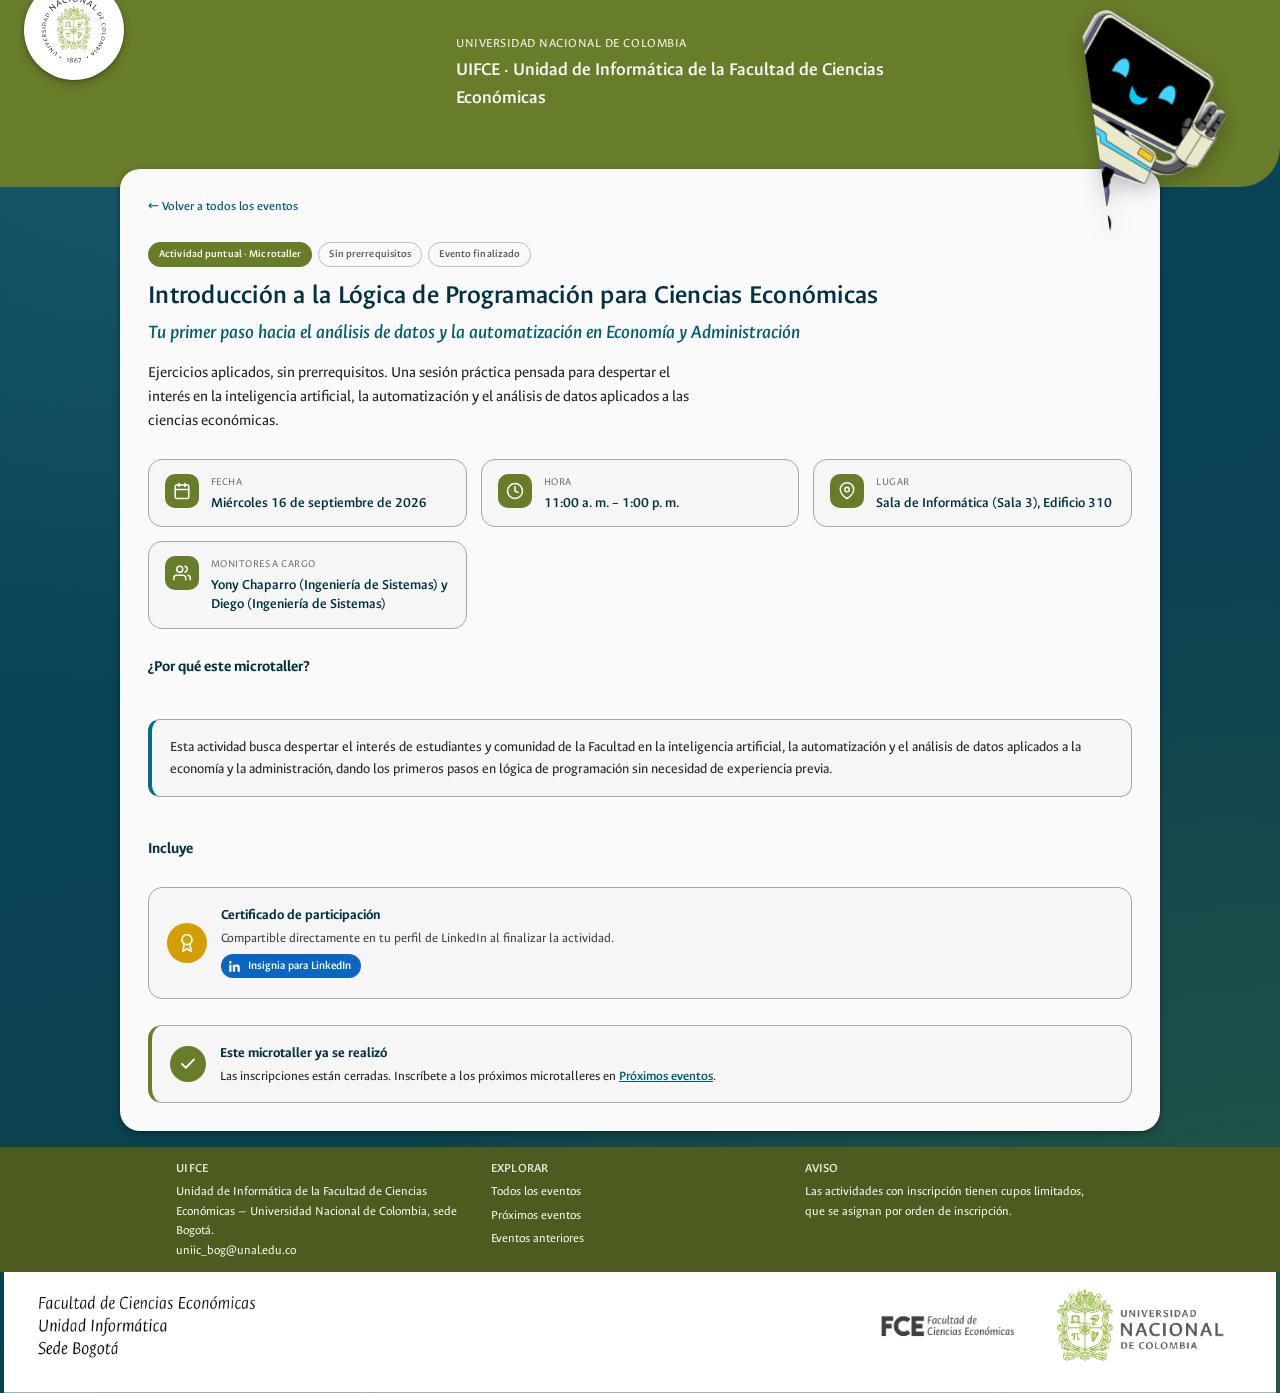
<file: microtaller-logica-programacion.html>
<!DOCTYPE html>
<html lang="es">
<head>
<meta charset="UTF-8">
<meta name="viewport" content="width=device-width, initial-scale=1.0">
<title>Microtaller: Introducción a la Lógica de Programación para Ciencias Económicas — Eventos UIFCE</title>
<link rel="preconnect" href="https://fonts.googleapis.com">
<link href="https://fonts.googleapis.com/css2?family=Ancizar+Sans:ital,wght@0,300..700;1,300..700&display=swap" rel="stylesheet">
<link rel="stylesheet" href="styles.css">
</head>
<body>

<div class="screen">

  <div class="bg-photo" aria-hidden="true"></div>

  <img class="mascot" src="assets/uifcito.png" alt="Uifcito, la mascota de la UIFCE, saludando">

  <div class="header-zone">
    <div class="badge-circle">
      <img src="assets/escudo-unal.png" alt="Escudo de la Universidad Nacional de Colombia">
    </div>
    <header class="header-curve">
      <div class="header-curve-inner">
        <p class="header-kicker">Universidad Nacional de Colombia</p>
        <p class="header-name">UIFCE · Unidad de Informática de la Facultad de Ciencias Económicas</p>
      </div>
    </header>
  </div>

  <main class="card-wrap">
    <div class="card-stage">
      <section class="card hub-card">

        <p class="back-link"><a href="index.html">← Volver a todos los eventos</a></p>

        <div class="event-detail-intro">
          <p class="event-eyebrow">
            <span class="area-tag">Actividad puntual · Microtaller</span>
            <span class="level-tag">Sin prerrequisitos</span>
            <span class="level-tag">Evento finalizado</span>
          </p>
          <h1>Introducción a la Lógica de Programación para Ciencias Económicas</h1>
          <p class="subtitle">Tu primer paso hacia el análisis de datos y la automatización en Economía y Administración</p>
          <p class="value-prop">Ejercicios aplicados, sin prerrequisitos. Una sesión práctica pensada para despertar el interés en la inteligencia artificial, la automatización y el análisis de datos aplicados a las ciencias económicas.</p>
        </div>

        <section class="info-grid" aria-label="Información del evento">

          <div class="info-item">
            <span class="info-icon" aria-hidden="true">
              <svg viewBox="0 0 24 24" fill="none" stroke="currentColor" stroke-width="2" stroke-linecap="round" stroke-linejoin="round"><rect x="3" y="4" width="18" height="18" rx="2"></rect><line x1="16" y1="2" x2="16" y2="6"></line><line x1="8" y1="2" x2="8" y2="6"></line><line x1="3" y1="10" x2="21" y2="10"></line></svg>
            </span>
            <span class="info-text">
              <span class="label">Fecha</span>
              <span class="value">Miércoles 16 de septiembre de 2026</span>
            </span>
          </div>

          <div class="info-item">
            <span class="info-icon" aria-hidden="true">
              <svg viewBox="0 0 24 24" fill="none" stroke="currentColor" stroke-width="2" stroke-linecap="round" stroke-linejoin="round"><circle cx="12" cy="12" r="10"></circle><polyline points="12 6 12 12 16 14"></polyline></svg>
            </span>
            <span class="info-text">
              <span class="label">Hora</span>
              <span class="value">11:00 a. m. – 1:00 p. m.</span>
            </span>
          </div>

          <div class="info-item">
            <span class="info-icon" aria-hidden="true">
              <svg viewBox="0 0 24 24" fill="none" stroke="currentColor" stroke-width="2" stroke-linecap="round" stroke-linejoin="round"><path d="M21 10c0 7-9 12-9 12s-9-5-9-12a9 9 0 0 1 18 0z"></path><circle cx="12" cy="10" r="3"></circle></svg>
            </span>
            <span class="info-text">
              <span class="label">Lugar</span>
              <span class="value">Sala de Informática (Sala 3), Edificio 310</span>
            </span>
          </div>

          <div class="info-item">
            <span class="info-icon" aria-hidden="true">
              <svg viewBox="0 0 24 24" fill="none" stroke="currentColor" stroke-width="2" stroke-linecap="round" stroke-linejoin="round"><path d="M17 21v-2a4 4 0 0 0-4-4H5a4 4 0 0 0-4 4v2"></path><circle cx="9" cy="7" r="4"></circle><path d="M23 21v-2a4 4 0 0 0-3-3.87"></path><path d="M16 3.13a4 4 0 0 1 0 7.75"></path></svg>
            </span>
            <span class="info-text">
              <span class="label">Monitores a cargo</span>
              <span class="value">Yony Chaparro (Ingeniería de Sistemas) y Diego (Ingeniería de Sistemas)</span>
            </span>
          </div>

        </section>

        <h2 class="section-heading">¿Por qué este microtaller?</h2>
        <p class="purpose-box">
          Esta actividad busca despertar el interés de estudiantes y comunidad de la Facultad en la
          inteligencia artificial, la automatización y el análisis de datos aplicados a la economía y
          la administración, dando los primeros pasos en lógica de programación sin necesidad de
          experiencia previa.
        </p>

        <h2 class="section-heading">Incluye</h2>
        <div class="includes-card">
          <span class="certificate-icon" aria-hidden="true">
            <svg viewBox="0 0 24 24" fill="none" stroke="currentColor" stroke-width="2" stroke-linecap="round" stroke-linejoin="round"><circle cx="12" cy="8" r="6"></circle><path d="M15.5 13.5 17 22l-5-3-5 3 1.5-8.5"></path></svg>
          </span>
          <div class="includes-text">
            <h4>Certificado de participación</h4>
            <p>Compartible directamente en tu perfil de LinkedIn al finalizar la actividad.</p>
            <span class="linkedin-badge">
              <svg viewBox="0 0 24 24" fill="currentColor" aria-hidden="true"><path d="M20.45 20.45h-3.55v-5.57c0-1.33-.03-3.04-1.85-3.04-1.86 0-2.15 1.45-2.15 2.94v5.67H9.35V9h3.41v1.56h.05c.48-.9 1.64-1.85 3.38-1.85 3.6 0 4.27 2.37 4.27 5.46v6.28zM5.34 7.43a2.06 2.06 0 1 1 0-4.12 2.06 2.06 0 0 1 0 4.12zM7.12 20.45H3.56V9h3.56v11.45z"></path></svg>
              Insignia para LinkedIn
            </span>
          </div>
        </div>

        <div class="event-finished" role="status">
          <span class="finished-icon" aria-hidden="true">
            <svg viewBox="0 0 24 24" fill="none" stroke="currentColor" stroke-width="2.4" stroke-linecap="round" stroke-linejoin="round"><polyline points="20 6 9 17 4 12"></polyline></svg>
          </span>
          <div>
            <h4>Este microtaller ya se realizó</h4>
            <p>Las inscripciones están cerradas. Inscríbete a los próximos microtalleres en <a href="index.html#proximos">Próximos eventos</a>.</p>
          </div>
        </div>

      </section>
    </div>
  </main>

  <footer class="footer-login">
    <div class="footer-inner">
      <div>
        <h3>UIFCE</h3>
        <p>Unidad de Informática de la Facultad de Ciencias Económicas — Universidad Nacional de Colombia, sede Bogotá.</p>
        <p><a href="mailto:uniic_bog@unal.edu.co">uniic_bog@unal.edu.co</a></p>
      </div>
      <div>
        <h3>Explorar</h3>
        <ul>
          <li><a href="index.html">Todos los eventos</a></li>
          <li><a href="index.html#proximos">Próximos eventos</a></li>
          <li><a href="index.html#anteriores">Eventos anteriores</a></li>
        </ul>
      </div>
      <div>
        <h3>Aviso</h3>
        <p>Las actividades con inscripción tienen cupos limitados, que se asignan por orden de inscripción.</p>
      </div>
    </div>
  </footer>

  <img class="banner-institucional" src="assets/banner-institucional.svg" alt="UIFCE — Unidad de Informática, Facultad de Ciencias Económicas, Universidad Nacional de Colombia, sede Bogotá">

</div>

</body>
</html>
</file>
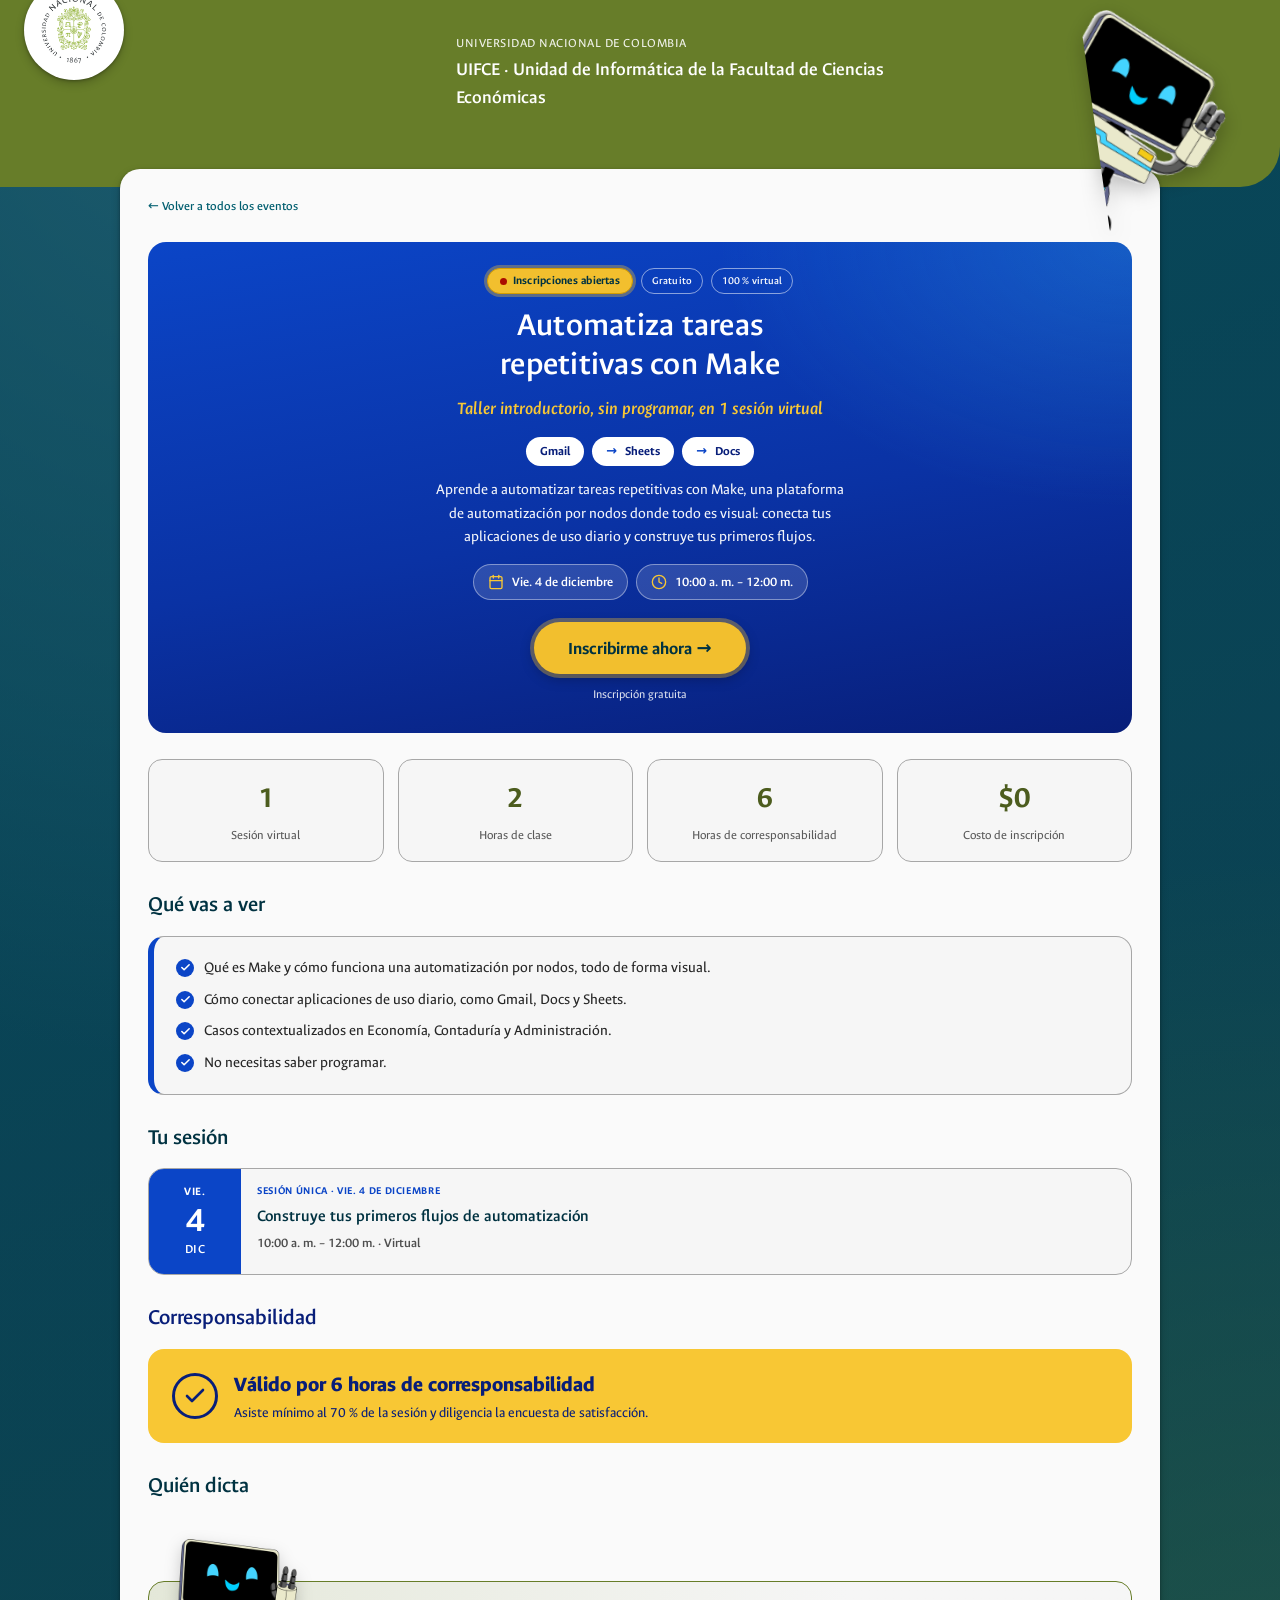
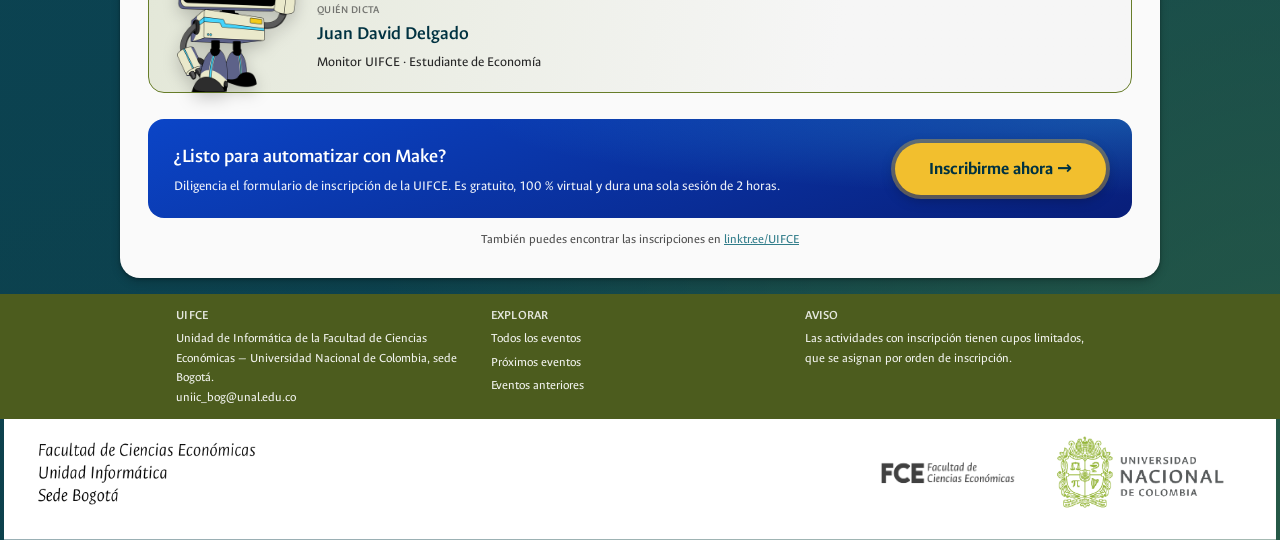
<file: microtaller-make.html>
<!DOCTYPE html>
<html lang="es">
<head>
<meta charset="UTF-8">
<meta name="viewport" content="width=device-width, initial-scale=1.0">
<title>Microtaller: Automatiza tareas repetitivas con Make — Eventos UIFCE</title>
<link rel="preconnect" href="https://fonts.googleapis.com">
<link href="https://fonts.googleapis.com/css2?family=Ancizar+Sans:ital,wght@0,300..700;1,300..700&display=swap" rel="stylesheet">
<link rel="stylesheet" href="styles.css">
<link rel="stylesheet" href="quickbooks.css">
<link rel="stylesheet" href="microtaller.css">
</head>
<body>

<div class="screen">

  <div class="bg-photo" aria-hidden="true"></div>

  <img class="mascot" src="assets/uifcito.png" alt="Uifcito, la mascota de la UIFCE, saludando">

  <div class="header-zone">
    <div class="badge-circle">
      <img src="assets/escudo-unal.png" alt="Escudo de la Universidad Nacional de Colombia">
    </div>
    <header class="header-curve">
      <div class="header-curve-inner">
        <p class="header-kicker">Universidad Nacional de Colombia</p>
        <p class="header-name">UIFCE · Unidad de Informática de la Facultad de Ciencias Económicas</p>
      </div>
    </header>
  </div>

  <main class="card-wrap">
    <div class="card-stage">
      <article class="card hub-card qb-detail mt-detail">

        <p class="back-link"><a href="index.html">← Volver a todos los eventos</a></p>

        <header class="qb-hero">
          <p class="qb-badges">
            <span class="status-pill open">Inscripciones abiertas</span>
            <span class="level-tag">Gratuito</span>
            <span class="level-tag">100 % virtual</span>
          </p>
          <h1>Automatiza tareas repetitivas con Make</h1>
          <p class="subtitle">Taller introductorio, sin programar, en 1 sesión virtual</p>
          <ul class="mt-flow" aria-hidden="true"><li>Gmail</li><li>Sheets</li><li>Docs</li></ul>
          <p class="qb-lead">Aprende a automatizar tareas repetitivas con Make, una plataforma de automatización por nodos donde todo es visual: conecta tus aplicaciones de uso diario y construye tus primeros flujos.</p>
          <p class="qb-dates">
            <span>
              <svg viewBox="0 0 24 24" fill="none" stroke="currentColor" stroke-width="2" stroke-linecap="round" stroke-linejoin="round" aria-hidden="true"><rect x="3" y="4" width="18" height="18" rx="2"></rect><line x1="16" y1="2" x2="16" y2="6"></line><line x1="8" y1="2" x2="8" y2="6"></line><line x1="3" y1="10" x2="21" y2="10"></line></svg>
              Vie. 4 de diciembre
            </span>
            <span>
              <svg viewBox="0 0 24 24" fill="none" stroke="currentColor" stroke-width="2" stroke-linecap="round" stroke-linejoin="round" aria-hidden="true"><circle cx="12" cy="12" r="10"></circle><polyline points="12 6 12 12 16 14"></polyline></svg>
              10:00 a. m. – 12:00 m.
            </span>
          </p>
          <a class="btn-enroll" href="https://forms.gle/hXGjtYPSuMEmFQGD8" target="_blank" rel="noopener">Inscribirme ahora →</a>
          <p class="qb-hero-note">Inscripción gratuita</p>
        </header>

        <section class="stats-grid" aria-label="Resumen del microtaller">
          <div class="stat-tile"><span class="n">1</span><span class="l">Sesión virtual</span></div>
          <div class="stat-tile"><span class="n">2</span><span class="l">Horas de clase</span></div>
          <div class="stat-tile"><span class="n">6</span><span class="l">Horas de corresponsabilidad</span></div>
          <div class="stat-tile"><span class="n">$0</span><span class="l">Costo de inscripción</span></div>
        </section>

        <section class="qb-section" aria-labelledby="h-ver">
          <h2 id="h-ver">Qué vas a ver</h2>
          <ul class="mt-learn">
            <li>Qué es Make y cómo funciona una automatización por nodos, todo de forma visual.</li>
            <li>Cómo conectar aplicaciones de uso diario, como Gmail, Docs y Sheets.</li>
            <li>Casos contextualizados en Economía, Contaduría y Administración.</li>
            <li>No necesitas saber programar.</li>
          </ul>
        </section>

        <section class="qb-section" aria-labelledby="h-sesion">
          <h2 id="h-sesion">Tu sesión</h2>
          <ol class="qb-sessions">
            <li class="qb-session">
              <div class="qb-session-date" aria-hidden="true">
                <span class="dow">Vie.</span>
                <span class="day">4</span>
                <span class="mon">Dic</span>
              </div>
              <div class="qb-session-body">
                <span class="kicker">Sesión única · Vie. 4 de diciembre</span>
                <h3>Construye tus primeros flujos de automatización</h3>
                <span class="time">10:00 a. m. – 12:00 m. · Virtual</span>
              </div>
            </li>
          </ol>
        </section>

        <section class="qb-section mt-section" aria-labelledby="h-horas">
          <h2 id="h-horas">Corresponsabilidad</h2>
          <div class="mt-hours">
            <span class="mt-hours-icon" aria-hidden="true"><svg viewBox="0 0 24 24" fill="none" stroke="currentColor" stroke-width="2.6" stroke-linecap="round" stroke-linejoin="round" aria-hidden="true"><polyline points="20 6 9 17 4 12"></polyline></svg></span>
            <div>
              <h3>Válido por 6 horas de corresponsabilidad</h3>
              <p>Asiste mínimo al 70 % de la sesión y diligencia la encuesta de satisfacción.</p>
            </div>
          </div>
        </section>

        <section class="qb-section" aria-labelledby="h-monitor">
          <h2 id="h-monitor">Quién dicta</h2>
          <div class="qb-team">
            <img class="qb-mascot" src="assets/uifcito-cierre.png" alt="" width="298" height="380">
            <div class="qb-team-info">
              <p class="qb-team-label">Quién dicta</p>
              <h3>Juan David Delgado</h3>
              <p class="qb-team-role">Monitor UIFCE · Estudiante de Economía</p>
            </div>
          </div>
        </section>

        <a class="enroll-card" href="https://forms.gle/hXGjtYPSuMEmFQGD8" target="_blank" rel="noopener">
          <div class="enroll-text">
            <h3>¿Listo para automatizar con Make?</h3>
            <p>Diligencia el formulario de inscripción de la UIFCE. Es gratuito, 100 % virtual y dura una sola sesión de 2 horas.</p>
          </div>
          <span class="btn-enroll">Inscribirme ahora →</span>
        </a>
        <p class="qb-alt">También puedes encontrar las inscripciones en <a href="https://linktr.ee/UIFCE" target="_blank" rel="noopener">linktr.ee/UIFCE</a></p>

      </article>
    </div>
  </main>

  <footer class="footer-login">
    <div class="footer-inner">
      <div>
        <h3>UIFCE</h3>
        <p>Unidad de Informática de la Facultad de Ciencias Económicas — Universidad Nacional de Colombia, sede Bogotá.</p>
        <p><a href="mailto:uniic_bog@unal.edu.co">uniic_bog@unal.edu.co</a></p>
      </div>
      <div>
        <h3>Explorar</h3>
        <ul>
          <li><a href="index.html">Todos los eventos</a></li>
          <li><a href="index.html#proximos">Próximos eventos</a></li>
          <li><a href="index.html#anteriores">Eventos anteriores</a></li>
        </ul>
      </div>
      <div>
        <h3>Aviso</h3>
        <p>Las actividades con inscripción tienen cupos limitados, que se asignan por orden de inscripción.</p>
      </div>
    </div>
  </footer>

  <img class="banner-institucional" src="assets/banner-institucional.svg" alt="UIFCE — Unidad de Informática, Facultad de Ciencias Económicas, Universidad Nacional de Colombia, sede Bogotá">

</div>

</body>
</html>
</file>
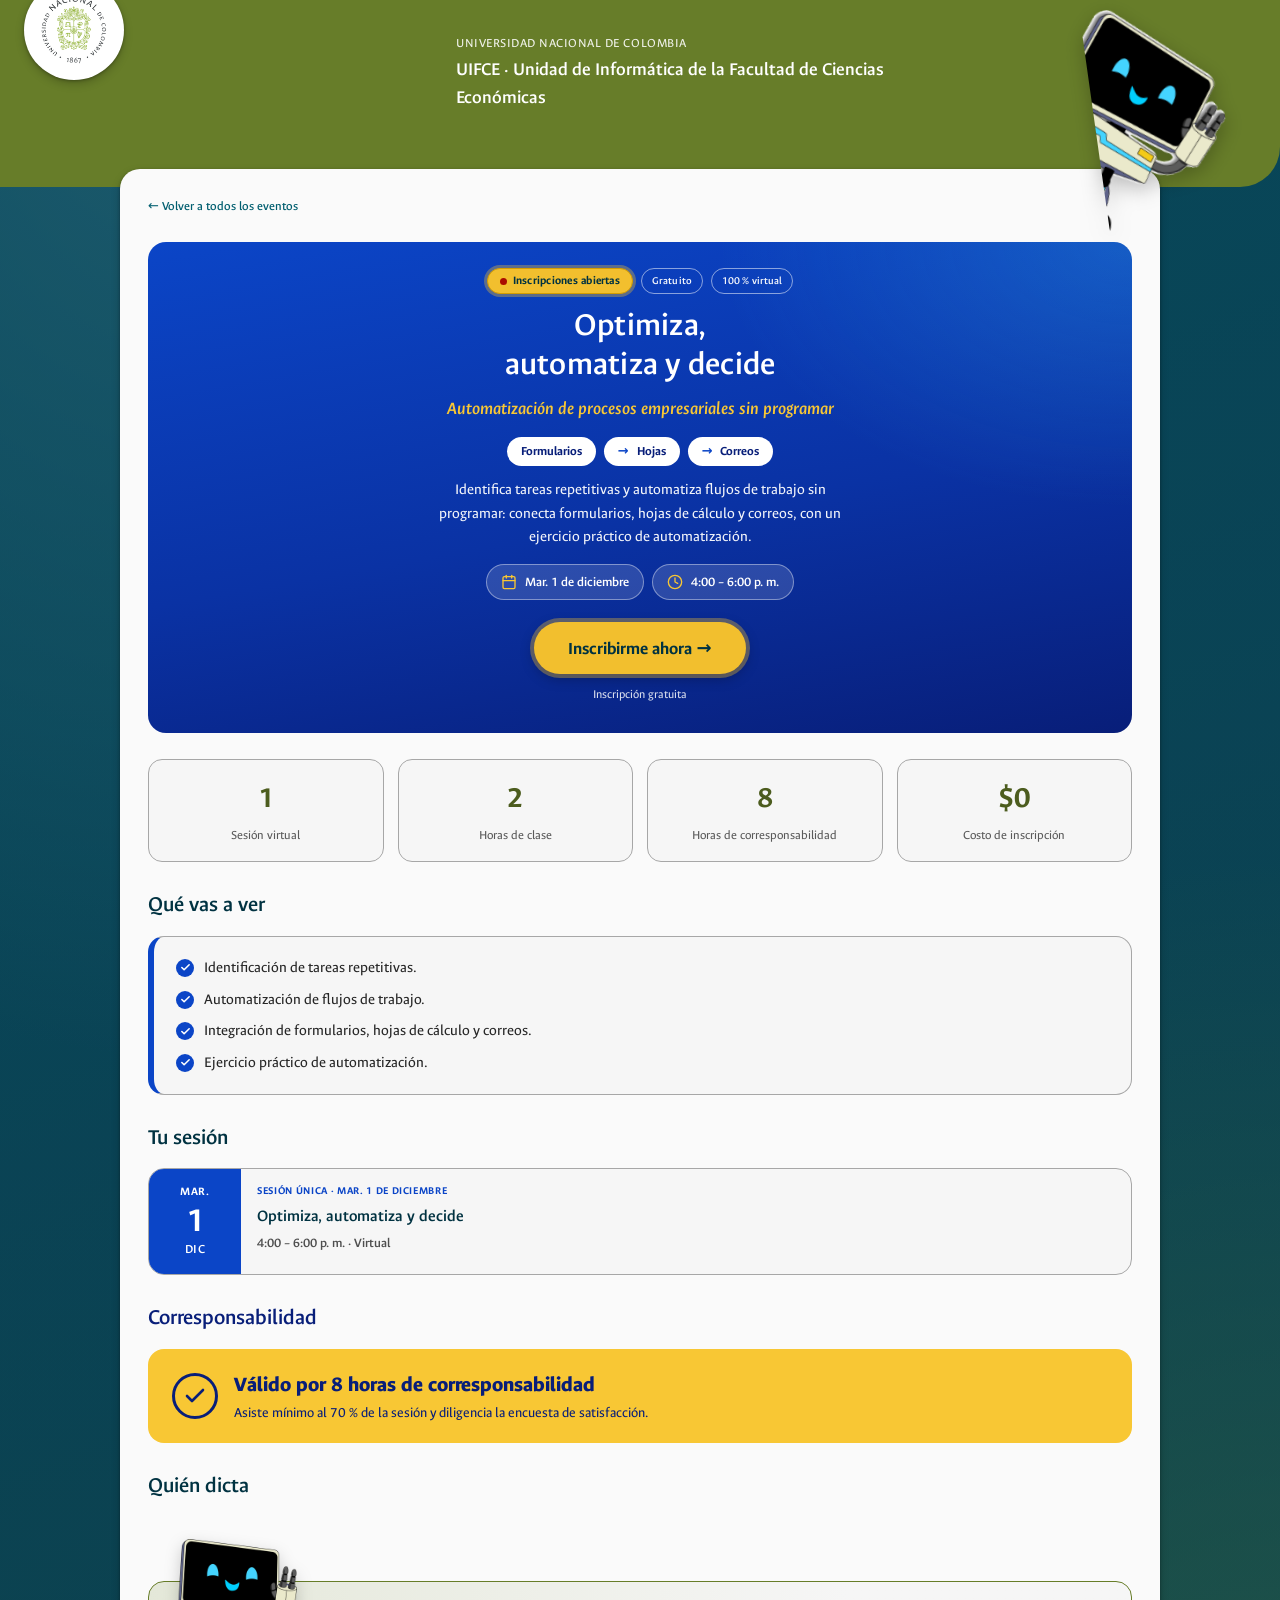
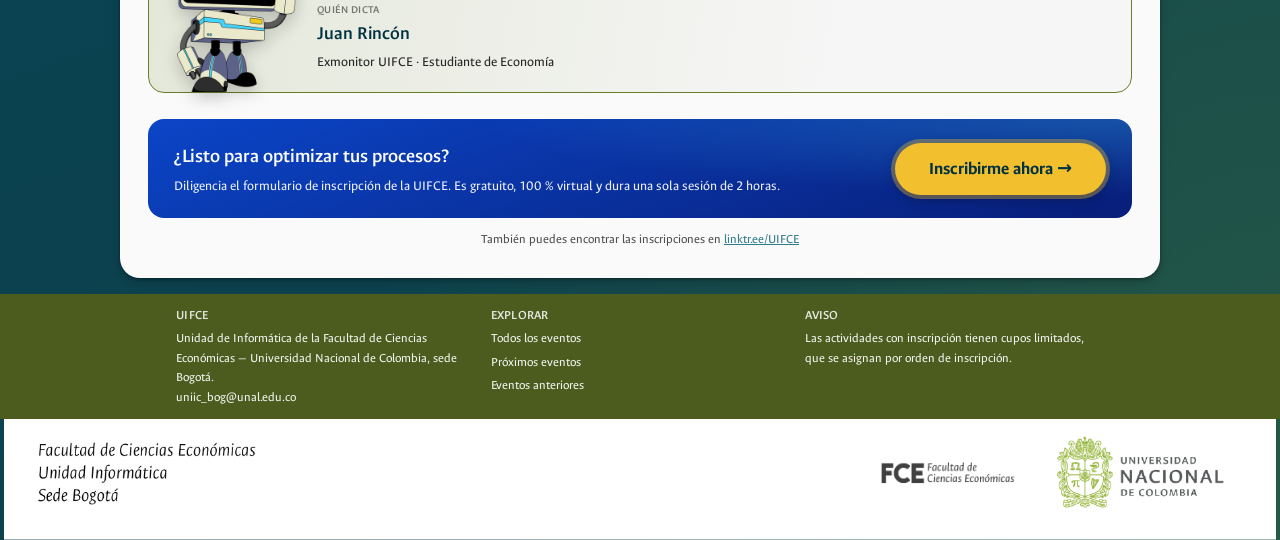
<file: microtaller-optimiza-automatiza-decide.html>
<!DOCTYPE html>
<html lang="es">
<head>
<meta charset="UTF-8">
<meta name="viewport" content="width=device-width, initial-scale=1.0">
<title>Microtaller: Optimiza, automatiza y decide — Eventos UIFCE</title>
<link rel="preconnect" href="https://fonts.googleapis.com">
<link href="https://fonts.googleapis.com/css2?family=Ancizar+Sans:ital,wght@0,300..700;1,300..700&display=swap" rel="stylesheet">
<link rel="stylesheet" href="styles.css">
<link rel="stylesheet" href="quickbooks.css">
<link rel="stylesheet" href="microtaller.css">
</head>
<body>

<div class="screen">

  <div class="bg-photo" aria-hidden="true"></div>

  <img class="mascot" src="assets/uifcito.png" alt="Uifcito, la mascota de la UIFCE, saludando">

  <div class="header-zone">
    <div class="badge-circle">
      <img src="assets/escudo-unal.png" alt="Escudo de la Universidad Nacional de Colombia">
    </div>
    <header class="header-curve">
      <div class="header-curve-inner">
        <p class="header-kicker">Universidad Nacional de Colombia</p>
        <p class="header-name">UIFCE · Unidad de Informática de la Facultad de Ciencias Económicas</p>
      </div>
    </header>
  </div>

  <main class="card-wrap">
    <div class="card-stage">
      <article class="card hub-card qb-detail mt-detail">

        <p class="back-link"><a href="index.html">← Volver a todos los eventos</a></p>

        <header class="qb-hero">
          <p class="qb-badges">
            <span class="status-pill open">Inscripciones abiertas</span>
            <span class="level-tag">Gratuito</span>
            <span class="level-tag">100 % virtual</span>
          </p>
          <h1>Optimiza, automatiza y decide</h1>
          <p class="subtitle">Automatización de procesos empresariales sin programar</p>
          <ul class="mt-flow" aria-hidden="true"><li>Formularios</li><li>Hojas</li><li>Correos</li></ul>
          <p class="qb-lead">Identifica tareas repetitivas y automatiza flujos de trabajo sin programar: conecta formularios, hojas de cálculo y correos, con un ejercicio práctico de automatización.</p>
          <p class="qb-dates">
            <span>
              <svg viewBox="0 0 24 24" fill="none" stroke="currentColor" stroke-width="2" stroke-linecap="round" stroke-linejoin="round" aria-hidden="true"><rect x="3" y="4" width="18" height="18" rx="2"></rect><line x1="16" y1="2" x2="16" y2="6"></line><line x1="8" y1="2" x2="8" y2="6"></line><line x1="3" y1="10" x2="21" y2="10"></line></svg>
              Mar. 1 de diciembre
            </span>
            <span>
              <svg viewBox="0 0 24 24" fill="none" stroke="currentColor" stroke-width="2" stroke-linecap="round" stroke-linejoin="round" aria-hidden="true"><circle cx="12" cy="12" r="10"></circle><polyline points="12 6 12 12 16 14"></polyline></svg>
              4:00 – 6:00 p. m.
            </span>
          </p>
          <a class="btn-enroll" href="https://forms.gle/mVsdCVMwp1bruySUA" target="_blank" rel="noopener">Inscribirme ahora →</a>
          <p class="qb-hero-note">Inscripción gratuita</p>
        </header>

        <section class="stats-grid" aria-label="Resumen del microtaller">
          <div class="stat-tile"><span class="n">1</span><span class="l">Sesión virtual</span></div>
          <div class="stat-tile"><span class="n">2</span><span class="l">Horas de clase</span></div>
          <div class="stat-tile"><span class="n">8</span><span class="l">Horas de corresponsabilidad</span></div>
          <div class="stat-tile"><span class="n">$0</span><span class="l">Costo de inscripción</span></div>
        </section>

        <section class="qb-section" aria-labelledby="h-ver">
          <h2 id="h-ver">Qué vas a ver</h2>
          <ul class="mt-learn">
            <li>Identificación de tareas repetitivas.</li>
            <li>Automatización de flujos de trabajo.</li>
            <li>Integración de formularios, hojas de cálculo y correos.</li>
            <li>Ejercicio práctico de automatización.</li>
          </ul>
        </section>

        <section class="qb-section" aria-labelledby="h-sesion">
          <h2 id="h-sesion">Tu sesión</h2>
          <ol class="qb-sessions">
            <li class="qb-session">
              <div class="qb-session-date" aria-hidden="true">
                <span class="dow">Mar.</span>
                <span class="day">1</span>
                <span class="mon">Dic</span>
              </div>
              <div class="qb-session-body">
                <span class="kicker">Sesión única · Mar. 1 de diciembre</span>
                <h3>Optimiza, automatiza y decide</h3>
                <span class="time">4:00 – 6:00 p. m. · Virtual</span>
              </div>
            </li>
          </ol>
        </section>

        <section class="qb-section mt-section" aria-labelledby="h-horas">
          <h2 id="h-horas">Corresponsabilidad</h2>
          <div class="mt-hours">
            <span class="mt-hours-icon" aria-hidden="true"><svg viewBox="0 0 24 24" fill="none" stroke="currentColor" stroke-width="2.6" stroke-linecap="round" stroke-linejoin="round" aria-hidden="true"><polyline points="20 6 9 17 4 12"></polyline></svg></span>
            <div>
              <h3>Válido por 8 horas de corresponsabilidad</h3>
              <p>Asiste mínimo al 70 % de la sesión y diligencia la encuesta de satisfacción.</p>
            </div>
          </div>
        </section>

        <section class="qb-section" aria-labelledby="h-monitor">
          <h2 id="h-monitor">Quién dicta</h2>
          <div class="qb-team">
            <img class="qb-mascot" src="assets/uifcito-cierre.png" alt="" width="298" height="380">
            <div class="qb-team-info">
              <p class="qb-team-label">Quién dicta</p>
              <h3>Juan Rincón</h3>
              <p class="qb-team-role">Exmonitor UIFCE · Estudiante de Economía</p>
            </div>
          </div>
        </section>

        <a class="enroll-card" href="https://forms.gle/mVsdCVMwp1bruySUA" target="_blank" rel="noopener">
          <div class="enroll-text">
            <h3>¿Listo para optimizar tus procesos?</h3>
            <p>Diligencia el formulario de inscripción de la UIFCE. Es gratuito, 100 % virtual y dura una sola sesión de 2 horas.</p>
          </div>
          <span class="btn-enroll">Inscribirme ahora →</span>
        </a>
        <p class="qb-alt">También puedes encontrar las inscripciones en <a href="https://linktr.ee/UIFCE" target="_blank" rel="noopener">linktr.ee/UIFCE</a></p>

      </article>
    </div>
  </main>

  <footer class="footer-login">
    <div class="footer-inner">
      <div>
        <h3>UIFCE</h3>
        <p>Unidad de Informática de la Facultad de Ciencias Económicas — Universidad Nacional de Colombia, sede Bogotá.</p>
        <p><a href="mailto:uniic_bog@unal.edu.co">uniic_bog@unal.edu.co</a></p>
      </div>
      <div>
        <h3>Explorar</h3>
        <ul>
          <li><a href="index.html">Todos los eventos</a></li>
          <li><a href="index.html#proximos">Próximos eventos</a></li>
          <li><a href="index.html#anteriores">Eventos anteriores</a></li>
        </ul>
      </div>
      <div>
        <h3>Aviso</h3>
        <p>Las actividades con inscripción tienen cupos limitados, que se asignan por orden de inscripción.</p>
      </div>
    </div>
  </footer>

  <img class="banner-institucional" src="assets/banner-institucional.svg" alt="UIFCE — Unidad de Informática, Facultad de Ciencias Económicas, Universidad Nacional de Colombia, sede Bogotá">

</div>

</body>
</html>
</file>
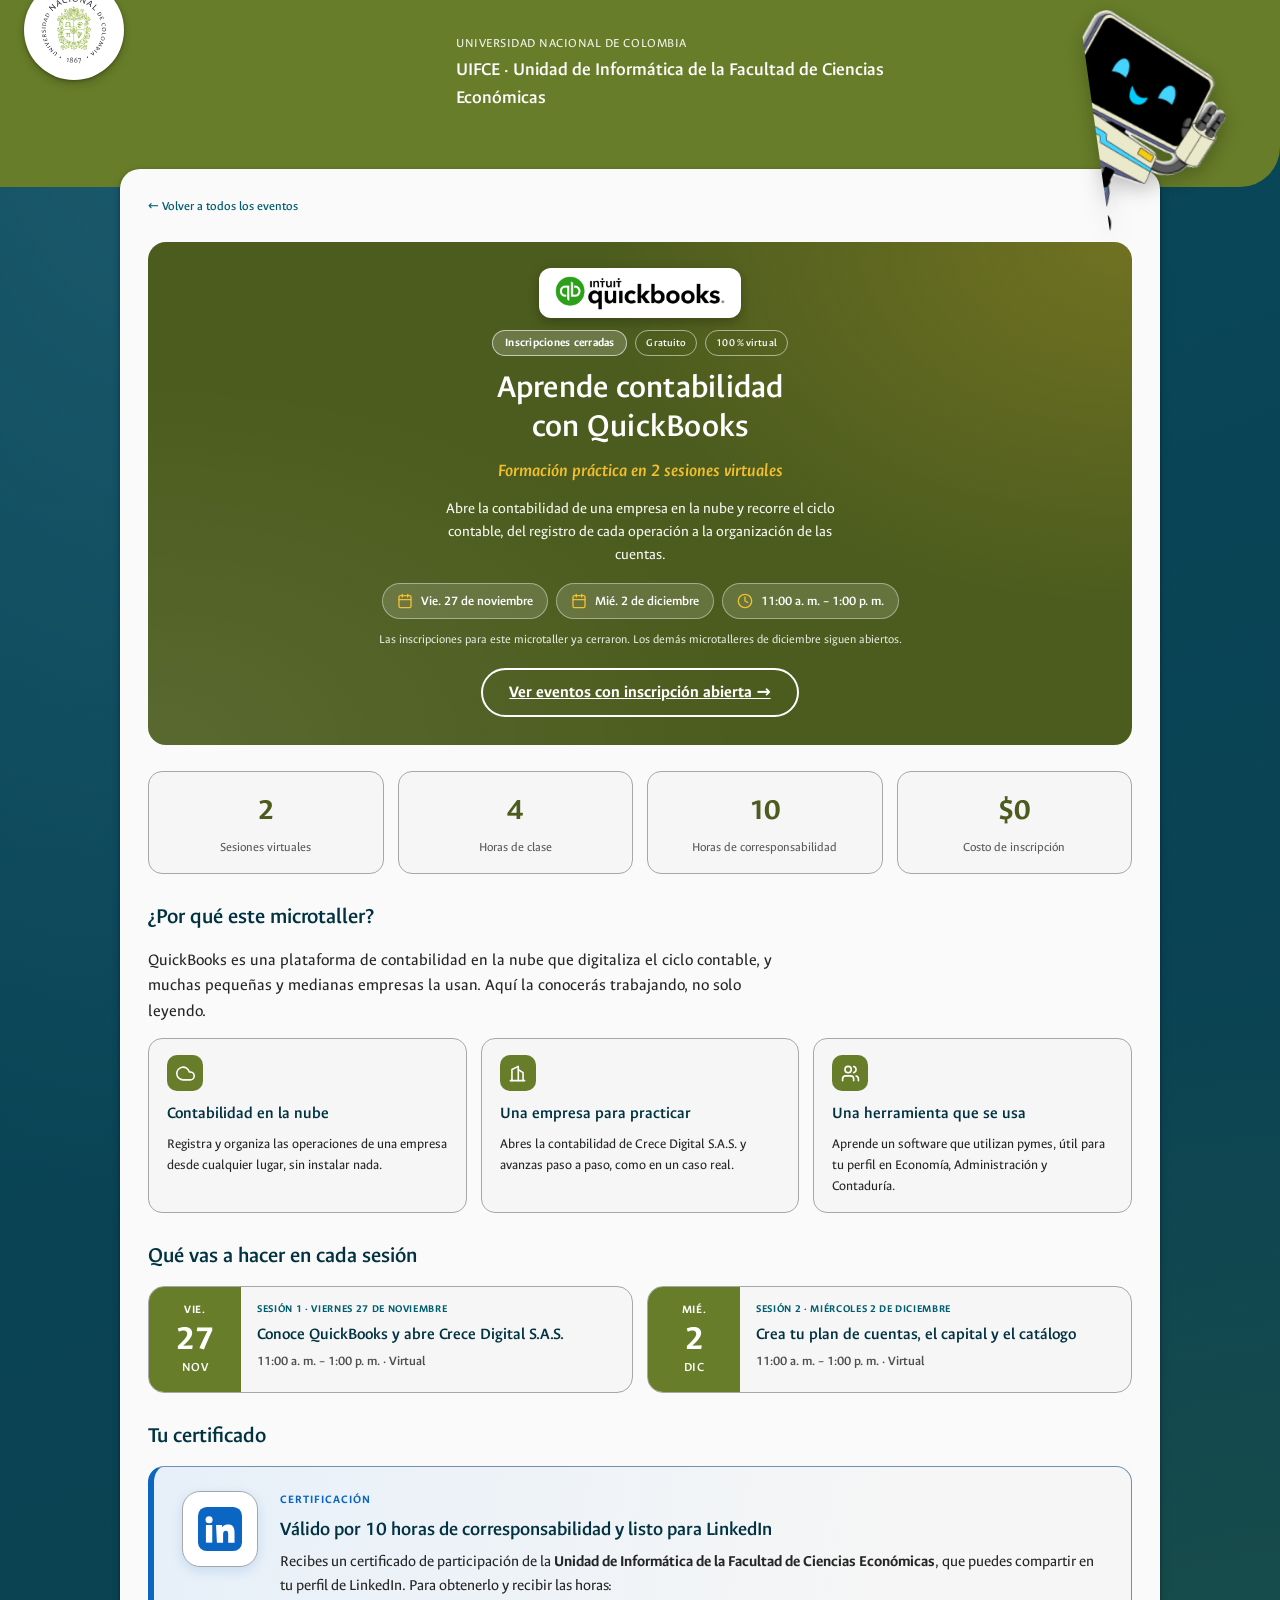
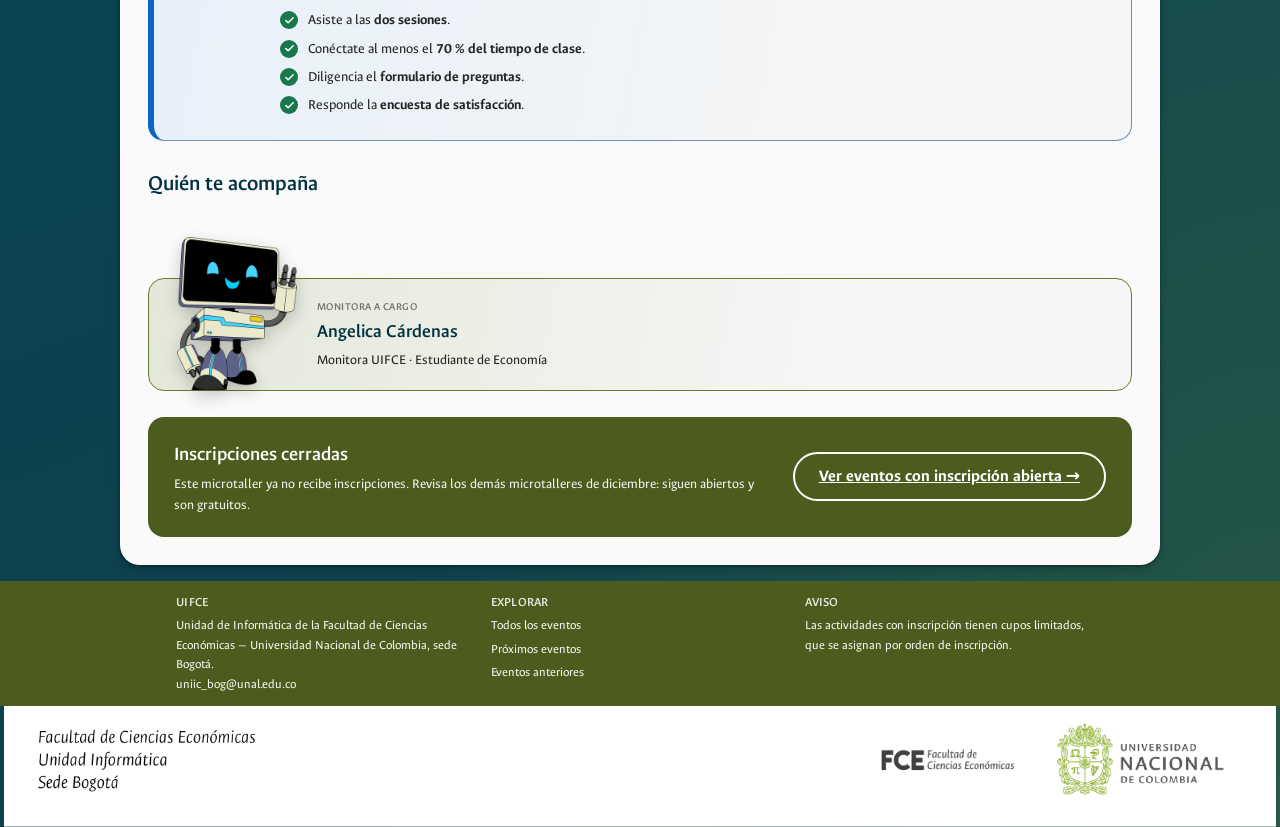
<file: microtaller-quickbooks.html>
<!DOCTYPE html>
<html lang="es">
<head>
<meta charset="UTF-8">
<meta name="viewport" content="width=device-width, initial-scale=1.0">
<title>Microtaller: Aprende contabilidad con QuickBooks — Eventos UIFCE</title>
<link rel="preconnect" href="https://fonts.googleapis.com">
<link href="https://fonts.googleapis.com/css2?family=Ancizar+Sans:ital,wght@0,300..700;1,300..700&display=swap" rel="stylesheet">
<link rel="stylesheet" href="styles.css">
<link rel="stylesheet" href="quickbooks.css">
</head>
<body>

<div class="screen">

  <div class="bg-photo" aria-hidden="true"></div>

  <img class="mascot" src="assets/uifcito.png" alt="Uifcito, la mascota de la UIFCE, saludando">

  <div class="header-zone">
    <div class="badge-circle">
      <img src="assets/escudo-unal.png" alt="Escudo de la Universidad Nacional de Colombia">
    </div>
    <header class="header-curve">
      <div class="header-curve-inner">
        <p class="header-kicker">Universidad Nacional de Colombia</p>
        <p class="header-name">UIFCE · Unidad de Informática de la Facultad de Ciencias Económicas</p>
      </div>
    </header>
  </div>

  <main class="card-wrap">
    <div class="card-stage">
      <article class="card hub-card qb-detail">

        <p class="back-link"><a href="index.html">← Volver a todos los eventos</a></p>

        <!-- Hero -->
        <header class="qb-hero">
          <img class="qb-logo" src="assets/logo-quickbooks.png" alt="Intuit QuickBooks">
          <p class="qb-badges">
            <span class="status-pill closed">Inscripciones cerradas</span>
            <span class="level-tag">Gratuito</span>
            <span class="level-tag">100 % virtual</span>
          </p>
          <h1>Aprende contabilidad con QuickBooks</h1>
          <p class="subtitle">Formación práctica en 2 sesiones virtuales</p>
          <p class="qb-lead">Abre la contabilidad de una empresa en la nube y recorre el ciclo contable, del registro de cada operación a la organización de las cuentas.</p>
          <p class="qb-dates">
            <span>
              <svg viewBox="0 0 24 24" fill="none" stroke="currentColor" stroke-width="2" stroke-linecap="round" stroke-linejoin="round" aria-hidden="true"><rect x="3" y="4" width="18" height="18" rx="2"></rect><line x1="16" y1="2" x2="16" y2="6"></line><line x1="8" y1="2" x2="8" y2="6"></line><line x1="3" y1="10" x2="21" y2="10"></line></svg>
              Vie. 27 de noviembre
            </span>
            <span>
              <svg viewBox="0 0 24 24" fill="none" stroke="currentColor" stroke-width="2" stroke-linecap="round" stroke-linejoin="round" aria-hidden="true"><rect x="3" y="4" width="18" height="18" rx="2"></rect><line x1="16" y1="2" x2="16" y2="6"></line><line x1="8" y1="2" x2="8" y2="6"></line><line x1="3" y1="10" x2="21" y2="10"></line></svg>
              Mié. 2 de diciembre
            </span>
            <span>
              <svg viewBox="0 0 24 24" fill="none" stroke="currentColor" stroke-width="2" stroke-linecap="round" stroke-linejoin="round" aria-hidden="true"><circle cx="12" cy="12" r="10"></circle><polyline points="12 6 12 12 16 14"></polyline></svg>
              11:00 a. m. – 1:00 p. m.
            </span>
          </p>
          <p class="qb-hero-note">Las inscripciones para este microtaller ya cerraron. Los demás microtalleres de diciembre siguen abiertos.</p>
          <a class="btn-detail" href="index.html#proximos">Ver eventos con inscripción abierta →</a>
        </header>

        <!-- Cifras -->
        <section class="stats-grid" aria-label="Resumen del microtaller">
          <div class="stat-tile"><span class="n">2</span><span class="l">Sesiones virtuales</span></div>
          <div class="stat-tile"><span class="n">4</span><span class="l">Horas de clase</span></div>
          <div class="stat-tile"><span class="n">10</span><span class="l">Horas de corresponsabilidad</span></div>
          <div class="stat-tile"><span class="n">$0</span><span class="l">Costo de inscripción</span></div>
        </section>

        <!-- Por qué -->
        <section class="qb-section" aria-labelledby="h-porque">
          <h2 id="h-porque">¿Por qué este microtaller?</h2>
          <p class="qb-lead">QuickBooks es una plataforma de contabilidad en la nube que digitaliza el ciclo contable, y muchas pequeñas y medianas empresas la usan. Aquí la conocerás trabajando, no solo leyendo.</p>
          <div class="qb-pillars">
            <div class="qb-pillar">
              <span class="qb-pillar-icon" aria-hidden="true">
                <svg viewBox="0 0 24 24" fill="none" stroke="currentColor" stroke-width="2" stroke-linecap="round" stroke-linejoin="round"><path d="M18 10h-1.26A8 8 0 1 0 9 20h9a5 5 0 0 0 0-10z"></path></svg>
              </span>
              <h3>Contabilidad en la nube</h3>
              <p>Registra y organiza las operaciones de una empresa desde cualquier lugar, sin instalar nada.</p>
            </div>
            <div class="qb-pillar">
              <span class="qb-pillar-icon" aria-hidden="true">
                <svg viewBox="0 0 24 24" fill="none" stroke="currentColor" stroke-width="2" stroke-linecap="round" stroke-linejoin="round"><path d="M3 21h18"></path><path d="M5 21V7l8-4v18"></path><path d="M19 21V11l-6-4"></path></svg>
              </span>
              <h3>Una empresa para practicar</h3>
              <p>Abres la contabilidad de Crece Digital S.A.S. y avanzas paso a paso, como en un caso real.</p>
            </div>
            <div class="qb-pillar">
              <span class="qb-pillar-icon" aria-hidden="true">
                <svg viewBox="0 0 24 24" fill="none" stroke="currentColor" stroke-width="2" stroke-linecap="round" stroke-linejoin="round"><path d="M16 21v-2a4 4 0 0 0-4-4H6a4 4 0 0 0-4 4v2"></path><circle cx="9" cy="7" r="4"></circle><path d="M22 21v-2a4 4 0 0 0-3-3.87"></path><path d="M16 3.13a4 4 0 0 1 0 7.75"></path></svg>
              </span>
              <h3>Una herramienta que se usa</h3>
              <p>Aprende un software que utilizan pymes, útil para tu perfil en Economía, Administración y Contaduría.</p>
            </div>
          </div>
        </section>

        <!-- Sesiones -->
        <section class="qb-section" aria-labelledby="h-sesiones">
          <h2 id="h-sesiones">Qué vas a hacer en cada sesión</h2>
          <ol class="qb-sessions">
            <li class="qb-session">
              <div class="qb-session-date" aria-hidden="true">
                <span class="dow">Vie.</span>
                <span class="day">27</span>
                <span class="mon">Nov</span>
              </div>
              <div class="qb-session-body">
                <span class="kicker">Sesión 1 · Viernes 27 de noviembre</span>
                <h3>Conoce QuickBooks y abre Crece Digital S.A.S.</h3>
                <span class="time">11:00 a. m. – 1:00 p. m. · Virtual</span>
              </div>
            </li>
            <li class="qb-session">
              <div class="qb-session-date" aria-hidden="true">
                <span class="dow">Mié.</span>
                <span class="day">2</span>
                <span class="mon">Dic</span>
              </div>
              <div class="qb-session-body">
                <span class="kicker">Sesión 2 · Miércoles 2 de diciembre</span>
                <h3>Crea tu plan de cuentas, el capital y el catálogo</h3>
                <span class="time">11:00 a. m. – 1:00 p. m. · Virtual</span>
              </div>
            </li>
          </ol>
        </section>

        <!-- Certificación -->
        <section class="qb-section" aria-labelledby="h-cert">
          <h2 id="h-cert">Tu certificado</h2>
          <div class="qb-cert">
            <span class="qb-cert-logo" aria-hidden="true">
              <svg viewBox="0 0 50 50"><rect width="50" height="50" rx="10" fill="#0A66C2"/><circle cx="12.6" cy="14.6" r="4" fill="#fff"/><rect x="9" y="20.5" width="7.2" height="20" fill="#fff"/><path d="M20.5 20.5h6.9v2.9c1.2-2 3.4-3.4 6.6-3.4 6 0 7.5 3.9 7.5 9.2v11.3h-7.2V30.8c0-2.2-.4-3.9-2.6-3.9-2.4 0-3.2 1.7-3.2 4.2v9.4h-7z" fill="#fff"/></svg>
            </span>
            <div class="qb-cert-text">
              <p class="qb-cert-label">Certificación</p>
              <h3>Válido por 10 horas de corresponsabilidad y listo para LinkedIn</h3>
              <p>Recibes un certificado de participación de la <strong>Unidad de Informática de la Facultad de Ciencias Económicas</strong>, que puedes compartir en tu perfil de LinkedIn. Para obtenerlo y recibir las horas:</p>
              <ul class="qb-checks">
                <li>Asiste a las <strong>dos sesiones</strong>.</li>
                <li>Conéctate al menos el <strong>70 % del tiempo de clase</strong>.</li>
                <li>Diligencia el <strong>formulario de preguntas</strong>.</li>
                <li>Responde la <strong>encuesta de satisfacción</strong>.</li>
              </ul>
            </div>
          </div>
        </section>

        <!-- Monitora -->
        <section class="qb-section" aria-labelledby="h-monitora">
          <h2 id="h-monitora">Quién te acompaña</h2>
          <div class="qb-team">
            <img class="qb-mascot" src="assets/uifcito-cierre.png" alt="" width="298" height="380">
            <div class="qb-team-info">
              <p class="qb-team-label">Monitora a cargo</p>
              <h3>Angelica Cárdenas</h3>
              <p class="qb-team-role">Monitora UIFCE · Estudiante de Economía</p>
            </div>
          </div>
        </section>

        <!-- CTA final -->
        <div class="enroll-card is-closed">
          <div class="enroll-text">
            <h3>Inscripciones cerradas</h3>
            <p>Este microtaller ya no recibe inscripciones. Revisa los demás microtalleres de diciembre: siguen abiertos y son gratuitos.</p>
          </div>
          <a class="btn-detail" href="index.html#proximos">Ver eventos con inscripción abierta →</a>
        </div>

      </article>
    </div>
  </main>

  <footer class="footer-login">
    <div class="footer-inner">
      <div>
        <h3>UIFCE</h3>
        <p>Unidad de Informática de la Facultad de Ciencias Económicas — Universidad Nacional de Colombia, sede Bogotá.</p>
        <p><a href="mailto:uniic_bog@unal.edu.co">uniic_bog@unal.edu.co</a></p>
      </div>
      <div>
        <h3>Explorar</h3>
        <ul>
          <li><a href="index.html">Todos los eventos</a></li>
          <li><a href="index.html#proximos">Próximos eventos</a></li>
          <li><a href="index.html#anteriores">Eventos anteriores</a></li>
        </ul>
      </div>
      <div>
        <h3>Aviso</h3>
        <p>Las actividades con inscripción tienen cupos limitados, que se asignan por orden de inscripción.</p>
      </div>
    </div>
  </footer>

  <img class="banner-institucional" src="assets/banner-institucional.svg" alt="UIFCE — Unidad de Informática, Facultad de Ciencias Económicas, Universidad Nacional de Colombia, sede Bogotá">

</div>

</body>
</html>
</file>
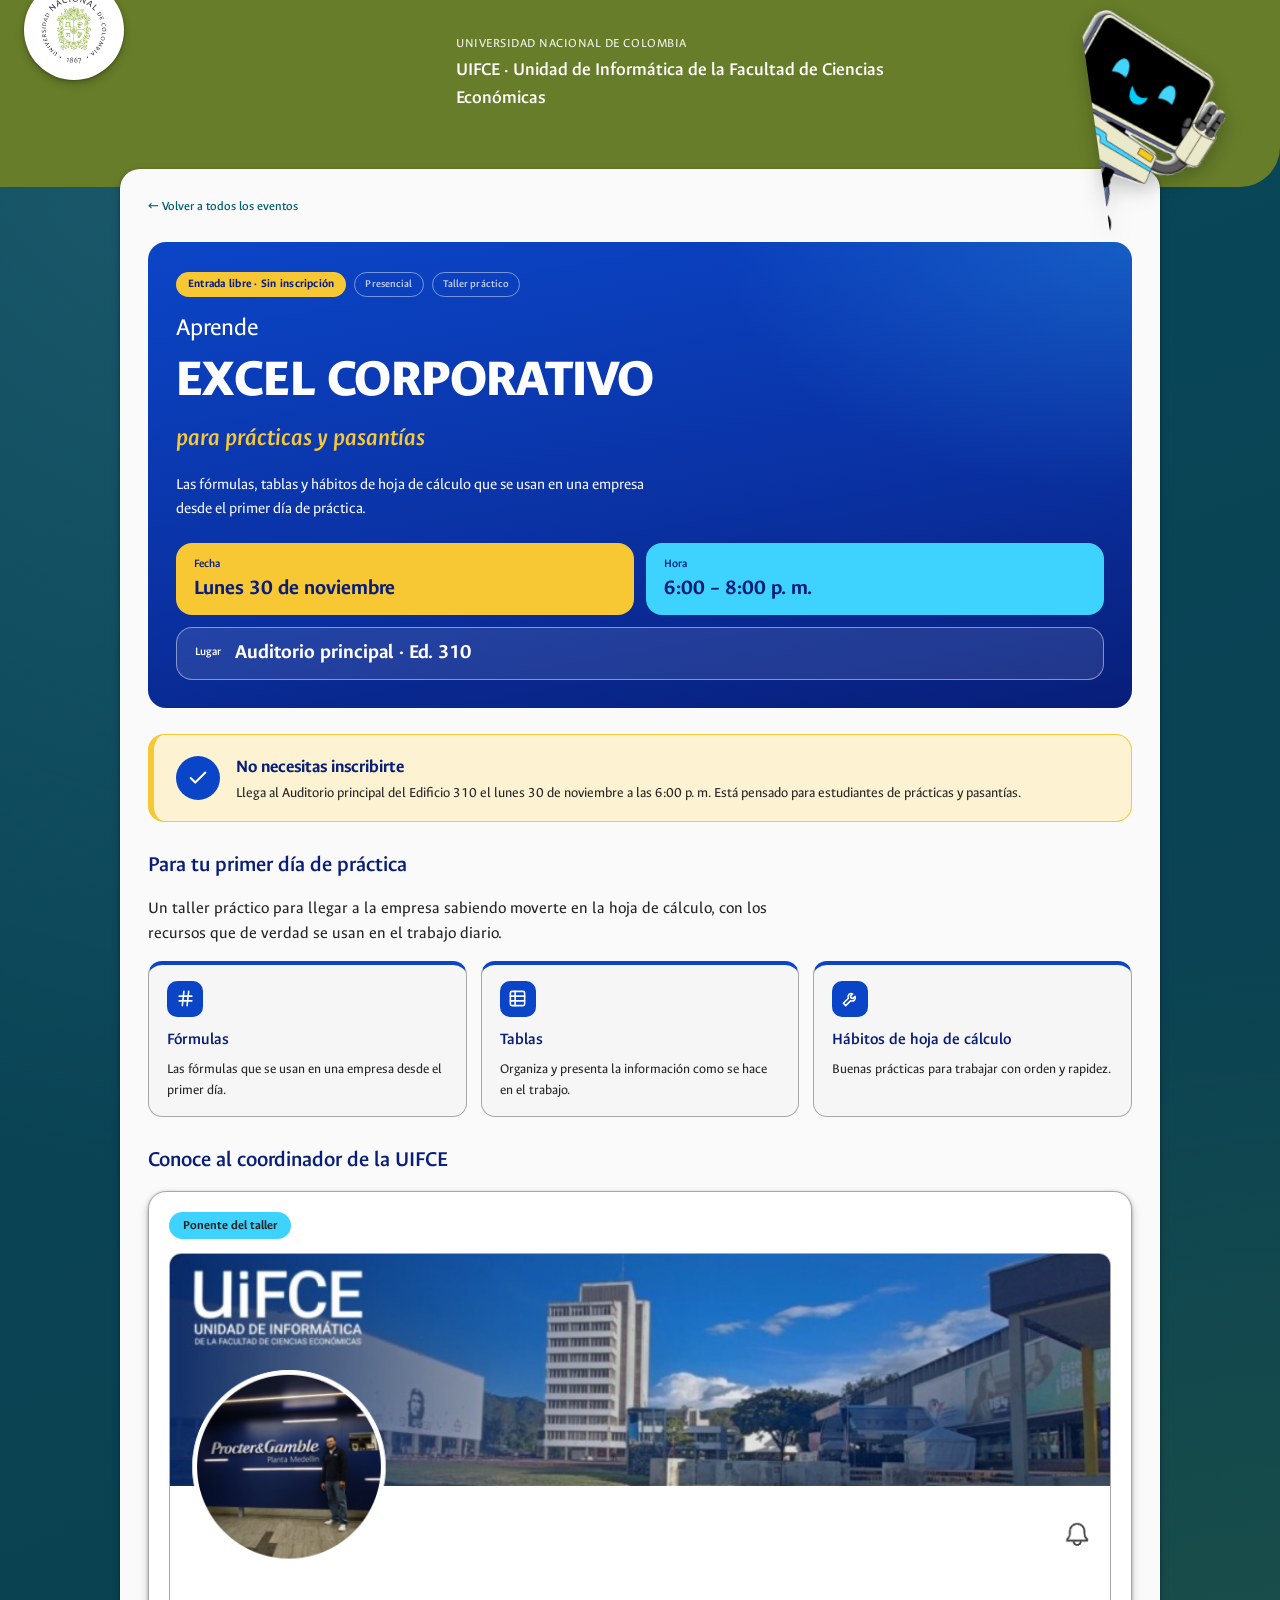
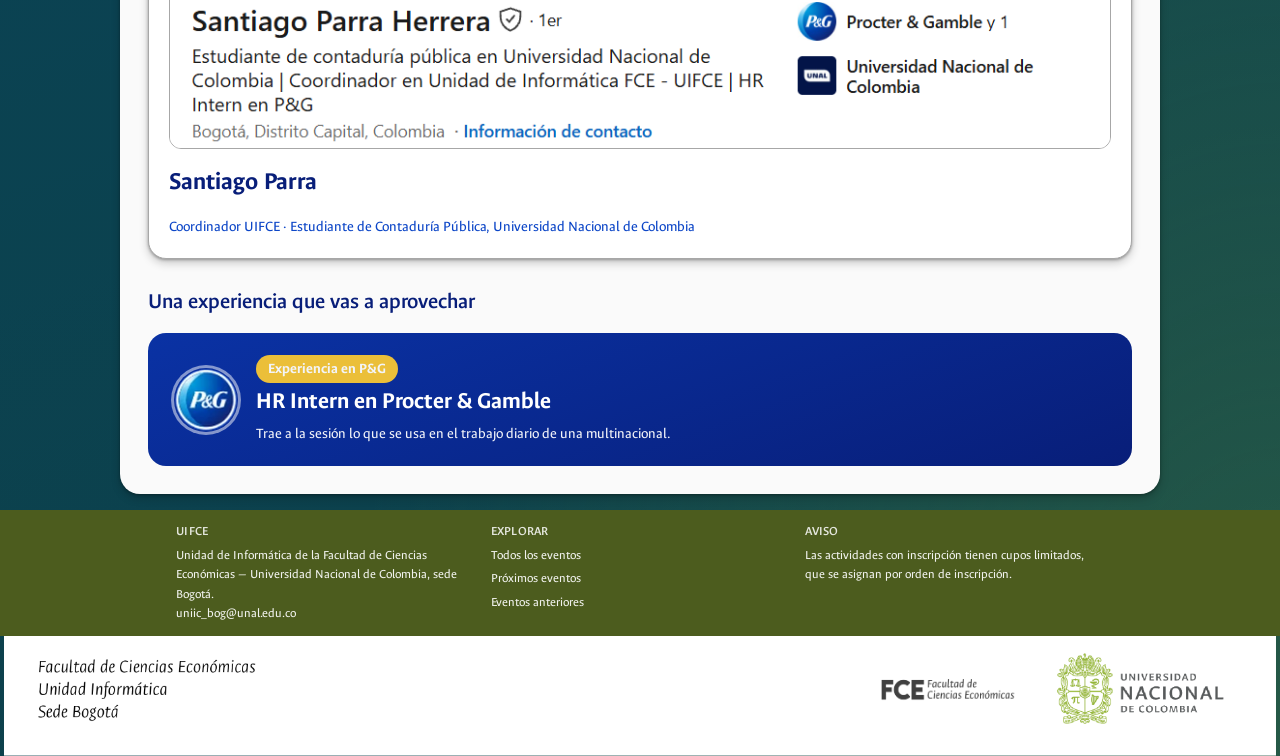
<file: taller-excel-corporativo.html>
<!DOCTYPE html>
<html lang="es">
<head>
<meta charset="UTF-8">
<meta name="viewport" content="width=device-width, initial-scale=1.0">
<title>Taller: Aprende Excel corporativo para prácticas y pasantías — Eventos UIFCE</title>
<link rel="preconnect" href="https://fonts.googleapis.com">
<link href="https://fonts.googleapis.com/css2?family=Ancizar+Sans:ital,wght@0,300..700;1,300..700&display=swap" rel="stylesheet">
<link rel="stylesheet" href="styles.css">
<link rel="stylesheet" href="excel.css">
</head>
<body>

<div class="screen">

  <div class="bg-photo" aria-hidden="true"></div>

  <img class="mascot" src="assets/uifcito.png" alt="Uifcito, la mascota de la UIFCE, saludando">

  <div class="header-zone">
    <div class="badge-circle">
      <img src="assets/escudo-unal.png" alt="Escudo de la Universidad Nacional de Colombia">
    </div>
    <header class="header-curve">
      <div class="header-curve-inner">
        <p class="header-kicker">Universidad Nacional de Colombia</p>
        <p class="header-name">UIFCE · Unidad de Informática de la Facultad de Ciencias Económicas</p>
      </div>
    </header>
  </div>

  <main class="card-wrap">
    <div class="card-stage">
      <article class="card hub-card xl-detail">

        <p class="back-link"><a href="index.html">← Volver a todos los eventos</a></p>

        <!-- Hero -->
        <header class="xl-hero">
          <p class="xl-tags">
            <span class="xl-pill">Entrada libre · Sin inscripción</span>
            <span class="level-tag">Presencial</span>
            <span class="level-tag">Taller práctico</span>
          </p>
          <p class="xl-kicker">Aprende</p>
          <h1>Excel corporativo</h1>
          <p class="subtitle">para prácticas y pasantías</p>
          <p class="xl-lead">Las fórmulas, tablas y hábitos de hoja de cálculo que se usan en una empresa desde el primer día de práctica.</p>

          <div class="xl-when">
            <div class="date">
              <span class="label">Fecha</span>
              <span class="value">Lunes 30 de noviembre</span>
            </div>
            <div class="time">
              <span class="label">Hora</span>
              <span class="value">6:00 – 8:00 p. m.</span>
            </div>
            <div class="place">
              <span class="label">Lugar</span>
              <span class="value">Auditorio principal · Ed. 310</span>
            </div>
          </div>
        </header>

        <!-- Acceso -->
        <div class="xl-access" role="note">
          <span class="xl-access-icon" aria-hidden="true">
            <svg viewBox="0 0 24 24" fill="none" stroke="currentColor" stroke-width="2.2" stroke-linecap="round" stroke-linejoin="round"><polyline points="20 6 9 17 4 12"></polyline></svg>
          </span>
          <div>
            <h2>No necesitas inscribirte</h2>
            <p>Llega al Auditorio principal del Edificio 310 el lunes 30 de noviembre a las 6:00 p. m. Está pensado para estudiantes de prácticas y pasantías.</p>
          </div>
        </div>

        <!-- Qué es -->
        <section class="xl-section" aria-labelledby="h-que">
          <h2 id="h-que">Para tu primer día de práctica</h2>
          <p class="xl-intro">Un taller práctico para llegar a la empresa sabiendo moverte en la hoja de cálculo, con los recursos que de verdad se usan en el trabajo diario.</p>
          <div class="xl-pillars">
            <div class="xl-pillar">
              <span class="xl-pillar-icon" aria-hidden="true">
                <svg viewBox="0 0 24 24" fill="none" stroke="currentColor" stroke-width="2" stroke-linecap="round" stroke-linejoin="round"><line x1="4" y1="9" x2="20" y2="9"></line><line x1="4" y1="15" x2="20" y2="15"></line><line x1="10" y1="3" x2="8" y2="21"></line><line x1="16" y1="3" x2="14" y2="21"></line></svg>
              </span>
              <h3>Fórmulas</h3>
              <p>Las fórmulas que se usan en una empresa desde el primer día.</p>
            </div>
            <div class="xl-pillar">
              <span class="xl-pillar-icon" aria-hidden="true">
                <svg viewBox="0 0 24 24" fill="none" stroke="currentColor" stroke-width="2" stroke-linecap="round" stroke-linejoin="round"><rect x="3" y="3" width="18" height="18" rx="2"></rect><line x1="3" y1="9" x2="21" y2="9"></line><line x1="3" y1="15" x2="21" y2="15"></line><line x1="9" y1="3" x2="9" y2="21"></line></svg>
              </span>
              <h3>Tablas</h3>
              <p>Organiza y presenta la información como se hace en el trabajo.</p>
            </div>
            <div class="xl-pillar">
              <span class="xl-pillar-icon" aria-hidden="true">
                <svg viewBox="0 0 24 24" fill="none" stroke="currentColor" stroke-width="2" stroke-linecap="round" stroke-linejoin="round"><path d="M14.7 6.3a4 4 0 0 0-5.4 5.4L3 18l3 3 6.3-6.3a4 4 0 0 0 5.4-5.4l-2.6 2.6-2.4-.6-.6-2.4z"></path></svg>
              </span>
              <h3>Hábitos de hoja de cálculo</h3>
              <p>Buenas prácticas para trabajar con orden y rapidez.</p>
            </div>
          </div>
        </section>

        <!-- Coordinador -->
        <section class="xl-section" aria-labelledby="h-coord">
          <h2 id="h-coord">Conoce al coordinador de la UIFCE</h2>
          <div class="xl-coord">
            <p class="xl-coord-label">Ponente del taller</p>
            <figure class="xl-profile">
              <img src="assets/santiago-parra-linkedin.png" alt="Perfil de LinkedIn de Santiago Parra Herrera: estudiante de Contaduría Pública en la Universidad Nacional de Colombia, coordinador en la Unidad de Informática FCE - UIFCE y HR Intern en P&amp;G" loading="lazy">
            </figure>
            <h3>Santiago Parra</h3>
            <p class="xl-role">Coordinador UIFCE · Estudiante de Contaduría Pública, Universidad Nacional de Colombia</p>
          </div>
        </section>

        <!-- Experiencia P&G -->
        <section class="xl-section" aria-labelledby="h-pg">
          <h2 id="h-pg">Una experiencia que vas a aprovechar</h2>
          <div class="xl-exp">
            <img class="xl-exp-logo" src="assets/logo-pg.png" alt="Logo de Procter &amp; Gamble" width="64" height="64">
            <div>
              <p class="xl-exp-tag">Experiencia en P&amp;G</p>
              <h3>HR Intern en Procter &amp; Gamble</h3>
              <p>Trae a la sesión lo que se usa en el trabajo diario de una multinacional.</p>
            </div>
          </div>
        </section>

      </article>
    </div>
  </main>

  <footer class="footer-login">
    <div class="footer-inner">
      <div>
        <h3>UIFCE</h3>
        <p>Unidad de Informática de la Facultad de Ciencias Económicas — Universidad Nacional de Colombia, sede Bogotá.</p>
        <p><a href="mailto:uniic_bog@unal.edu.co">uniic_bog@unal.edu.co</a></p>
      </div>
      <div>
        <h3>Explorar</h3>
        <ul>
          <li><a href="index.html">Todos los eventos</a></li>
          <li><a href="index.html#proximos">Próximos eventos</a></li>
          <li><a href="index.html#anteriores">Eventos anteriores</a></li>
        </ul>
      </div>
      <div>
        <h3>Aviso</h3>
        <p>Las actividades con inscripción tienen cupos limitados, que se asignan por orden de inscripción.</p>
      </div>
    </div>
  </footer>

  <img class="banner-institucional" src="assets/banner-institucional.svg" alt="UIFCE — Unidad de Informática, Facultad de Ciencias Económicas, Universidad Nacional de Colombia, sede Bogotá">

</div>

</body>
</html>
</file>
<file: styles.css>
/* ============================================================
   UIFCE · Eventos — sistema visual
   Réplica del lenguaje visual institucional de Cursos Libres
   UIFCE (olive + teal, tarjeta flotante, header curvo, insignia
   circular, botón píldora), adaptado para la sección de Eventos.
   Fuente del sistema original: repositorio
   2026-2s-ET-OfertaCursosLibres.
   ============================================================ */

:root {
  /* Paleta institucional */
  --brand-olive: #677d29;
  --brand-olive-deep: #4c5c1e;
  --text-title: #003241;
  --text-subtitle: #005e6f;
  --overlay-tint: #00566f80;
  --surface-card: #fafafa;
  --surface-page: #f6f6f6;
  --border-muted: #a7a7a7;
  --text-body: #262626;

  /* Semánticos (estado, no marca) */
  --success-1: #19784b;
  --success-2: #36b377;
  --warning-1: #d49d00;
  --warning-2: #f2bf2e;
  --error-1: #aa0c00;
  --error-2: #ff1200;
  --info-1: #016d84;
  --info-2: #2bb4cb;

  --font-brand: "Ancizar Sans", "Inter", system-ui, -apple-system, "Segoe UI", sans-serif;
  --shadow-card: 0 1px 3px rgba(0, 0, 0, 0.3), 0 4px 10px rgba(0, 0, 0, 0.2);
}

* { box-sizing: border-box; }

html, body {
  margin: 0;
  min-height: 100%;
  background: var(--surface-page);
  color: var(--text-body);
  font-family: var(--font-brand);
  font-size: 16px;
  font-weight: 400;
  line-height: 1.5;
}

a { color: var(--text-subtitle); }

:focus-visible {
  outline: 2px solid var(--brand-olive);
  outline-offset: 2px;
}

/* ============================================================
   Lienzo de pantalla completa
   ============================================================ */

.screen {
  position: relative;
  min-height: 100vh;
  display: flex;
  flex-direction: column;
  overflow-x: hidden;
}

.bg-photo {
  position: absolute;
  inset: 0;
  z-index: 0;
  background-image:
    linear-gradient(var(--overlay-tint), var(--overlay-tint)),
    radial-gradient(120% 90% at 15% 0%, #3a5f6b 0%, transparent 55%),
    radial-gradient(120% 100% at 100% 100%, var(--brand-olive-deep) 0%, transparent 60%),
    linear-gradient(160deg, #0d3b47 0%, #14303a 45%, #1c2b22 100%);
}

/* ============================================================
   Header curvo
   ============================================================ */

.header-zone {
  position: relative;
  z-index: 1;
}

.header-curve {
  background: var(--brand-olive);
  border-radius: 0 0 40px 0;
  padding: 34px 24px 74px;
  margin-bottom: -34px;
}

.header-curve-inner {
  max-width: 600px;
  margin: 0 auto;
  padding-left: 116px;
}

.header-kicker {
  margin: 0;
  color: #fff;
  font-size: 13px;
  font-weight: 400;
  letter-spacing: 0.04em;
  text-transform: uppercase;
  opacity: 0.9;
}

.header-name {
  margin: 2px 0 0;
  color: #fff;
  font-size: 19px;
  font-weight: 600;
}

.badge-circle {
  position: absolute;
  top: -20px;
  left: 24px;
  z-index: 3;
  width: 100px;
  height: 100px;
  background: #fff;
  border-radius: 50%;
  box-shadow: var(--shadow-card);
  display: flex;
  align-items: center;
  justify-content: center;
}

.badge-circle img {
  width: 76px;
  height: 76px;
  object-fit: contain;
}

/* ============================================================
   Tarjeta central
   ============================================================ */

.card-wrap {
  position: relative;
  z-index: 2;
  flex: 1;
  display: flex;
  align-items: center;
  justify-content: center;
  padding: 16px;
}

.card-stage {
  position: relative;
  width: 100%;
  display: flex;
  justify-content: center;
}

.mascot {
  display: none;
}

@media (min-width: 1024px) {
  .mascot {
    display: block;
    position: absolute;
    top: 4px;
    right: 28px;
    z-index: 3;
    width: 110px;
    height: auto;
    transform: rotate(-8deg);
    filter: drop-shadow(0 6px 10px rgba(0, 0, 0, 0.25));
  }
}

@media (min-width: 1280px) {
  .mascot {
    right: 56px;
    width: 130px;
  }
}

.card {
  width: 100%;
  max-width: 600px;
  background: var(--surface-card);
  border-radius: 20px;
  box-shadow: var(--shadow-card);
  padding: 20px;
  display: flex;
  flex-direction: column;
  align-items: center;
  gap: 12px;
  text-align: center;
}

@media (min-width: 640px) {
  .card { padding: 28px; }
}

.card h1 {
  margin: 0;
  font-size: 30px;
  font-weight: 600;
  letter-spacing: 0.25px;
  color: var(--text-title);
  text-wrap: balance;
}

.card .subtitle {
  margin: -6px 0 0;
  font-size: 20px;
  font-weight: 500;
  font-style: italic;
  color: var(--text-subtitle);
  text-wrap: balance;
}

.card p.body-text {
  margin: 4px 0 0;
  max-width: 52ch;
  font-size: 16px;
  font-weight: 400;
  line-height: 1.5;
  color: var(--text-body);
}

/* ============================================================
   Tarjeta ancha (hub / detalle) — mismos tokens, más contenido
   ============================================================ */

.card.hub-card {
  max-width: 1040px;
  align-items: stretch;
  gap: 26px;
}

.hub-intro {
  display: flex;
  flex-direction: column;
  align-items: center;
  gap: 10px;
  text-align: center;
}

.stats-grid {
  display: grid;
  grid-template-columns: repeat(4, 1fr);
  gap: 14px;
}

.stat-tile {
  background: var(--surface-page);
  border: 1px solid var(--border-muted);
  border-radius: 14px;
  padding: 16px;
  display: flex;
  flex-direction: column;
  gap: 4px;
}

.stat-tile .n {
  font-size: 1.9rem;
  font-weight: 700;
  letter-spacing: -0.01em;
  color: var(--brand-olive-deep);
}

.stat-tile .l {
  font-size: 13px;
  color: var(--text-body);
  opacity: 0.75;
}

@media (max-width: 640px) {
  .stats-grid { grid-template-columns: repeat(2, 1fr); }
}

/* ============================================================
   Cuadrícula de eventos (hub)
   ============================================================ */

.event-grid {
  display: grid;
  grid-template-columns: repeat(auto-fit, minmax(260px, 1fr));
  gap: 16px;
}

.event-card {
  position: relative;
  background: var(--surface-page);
  border: 1px solid var(--border-muted);
  border-radius: 16px;
  padding: 18px 18px 18px 22px;
  display: flex;
  flex-direction: column;
  gap: 8px;
  text-align: left;
  text-decoration: none;
  color: var(--text-body);
  transition: transform 0.15s ease, box-shadow 0.15s ease, border-color 0.15s ease;
}

.event-card::before {
  content: '';
  position: absolute;
  left: 0;
  top: 14px;
  bottom: 14px;
  width: 4px;
  border-radius: 0 4px 4px 0;
  background: var(--brand-olive);
}

.event-card:hover {
  transform: translateY(-2px);
  border-color: var(--brand-olive);
  box-shadow: var(--shadow-card);
}

.event-card:active {
  transform: translateY(0) scale(0.99);
}

.event-eyebrow {
  margin: 0;
  display: flex;
  flex-wrap: wrap;
  gap: 6px;
  align-items: center;
}

.area-tag,
.level-tag {
  display: inline-flex;
  align-items: center;
  font-size: 11px;
  font-weight: 600;
  letter-spacing: 0.01em;
  padding: 3px 10px;
  border-radius: 999px;
  border: 1px solid transparent;
}

.area-tag {
  background: var(--brand-olive);
  color: #fff;
}

.level-tag {
  color: var(--text-body);
  opacity: 0.75;
  border-color: var(--border-muted);
  background: transparent;
}

.area-tag.tag-magenta {
  background: #e91750;
}

.event-card h3 {
  margin: 0;
  font-size: 1.15rem;
  font-weight: 600;
  color: var(--text-title);
  line-height: 1.3;
}

.event-card-date {
  margin: -4px 0 0;
  font-size: 13px;
  color: var(--text-body);
  opacity: 0.75;
}

.event-cta {
  margin-top: auto;
  padding-top: 4px;
  font-size: 13px;
  font-weight: 600;
  color: var(--text-subtitle);
}

/* ============================================================
   Página de detalle de evento
   ============================================================ */

.event-detail-intro {
  display: flex;
  flex-direction: column;
  gap: 8px;
  text-align: left;
}

.event-detail-intro h1 {
  text-align: left;
  font-size: 1.7rem;
}

.event-detail-intro .subtitle {
  text-align: left;
}

.value-prop {
  margin: 6px 0 0;
  max-width: 62ch;
  font-size: 16px;
  color: var(--text-body);
}

.info-grid {
  display: grid;
  grid-template-columns: repeat(auto-fit, minmax(240px, 1fr));
  gap: 14px;
}

.info-item {
  display: flex;
  align-items: flex-start;
  gap: 12px;
  background: var(--surface-page);
  border: 1px solid var(--border-muted);
  border-radius: 14px;
  padding: 14px 16px;
  text-align: left;
}

.info-icon {
  flex: 0 0 auto;
  width: 34px;
  height: 34px;
  border-radius: 10px;
  background: var(--brand-olive);
  color: #fff;
  display: flex;
  align-items: center;
  justify-content: center;
}

.info-icon svg {
  width: 18px;
  height: 18px;
}

.info-text .label {
  display: block;
  font-size: 11px;
  text-transform: uppercase;
  letter-spacing: 0.04em;
  color: var(--text-body);
  opacity: 0.6;
  margin-bottom: 2px;
}

.info-text .value {
  display: block;
  font-size: 14.5px;
  font-weight: 600;
  color: var(--text-title);
  line-height: 1.35;
}

.section-heading {
  margin: 0;
  text-align: left;
  font-size: 1rem;
  font-weight: 700;
  color: var(--text-title);
}

.purpose-box {
  background: var(--surface-page);
  border: 1px solid var(--border-muted);
  border-left: 4px solid var(--info-1);
  border-radius: 12px;
  padding: 16px 18px;
  text-align: left;
  font-size: 14.5px;
  color: var(--text-body);
}

.includes-card {
  display: flex;
  align-items: center;
  gap: 14px;
  background: var(--surface-page);
  border: 1px solid var(--border-muted);
  border-radius: 14px;
  padding: 16px 18px;
  text-align: left;
}

.certificate-icon {
  flex: 0 0 auto;
  width: 40px;
  height: 40px;
  border-radius: 50%;
  background: var(--warning-1);
  color: #fff;
  display: flex;
  align-items: center;
  justify-content: center;
}

.certificate-icon svg {
  width: 20px;
  height: 20px;
}

.includes-text h4 {
  margin: 0 0 2px;
  font-size: 14.5px;
  font-weight: 700;
  color: var(--text-title);
}

.includes-text p {
  margin: 0;
  font-size: 13.5px;
  color: var(--text-body);
  opacity: 0.85;
}

.linkedin-badge {
  display: inline-flex;
  align-items: center;
  gap: 6px;
  margin-top: 6px;
  padding: 3px 10px 3px 6px;
  border-radius: 999px;
  background: #0a66c2;
  color: #fff;
  font-size: 12px;
  font-weight: 600;
}

.linkedin-badge svg {
  width: 15px;
  height: 15px;
}

.cta-row {
  display: flex;
  justify-content: center;
  padding-top: 4px;
}

.btn-cta {
  height: 52px;
  padding: 0 34px;
  display: inline-flex;
  align-items: center;
  justify-content: center;
  gap: 10px;
  background: var(--brand-olive);
  border: 0;
  border-radius: 999px;
  color: #fff;
  font-family: var(--font-brand);
  font-size: 16.5px;
  font-weight: 600;
  text-decoration: none;
  box-shadow: var(--shadow-card);
  transition: background 0.15s ease, transform 0.1s ease;
}

.btn-cta:hover {
  background: var(--brand-olive-deep);
}

.btn-cta:active {
  transform: scale(0.98);
}

.btn-cta svg {
  width: 20px;
  height: 20px;
  flex: 0 0 auto;
}

.spots-note {
  margin: 0;
  text-align: center;
  font-size: 12.5px;
  color: var(--text-body);
  opacity: 0.7;
}

/* Aviso de evento finalizado (tema base; la conferencia lo redefine en conferencia.css) */
.event-finished {
  display: flex;
  align-items: center;
  gap: 14px;
  background: var(--surface-page);
  border: 1px solid var(--border-muted);
  border-left: 4px solid var(--brand-olive);
  border-radius: 14px;
  padding: 16px 18px;
  text-align: left;
}

.event-finished .finished-icon {
  flex: 0 0 auto;
  width: 36px;
  height: 36px;
  border-radius: 50%;
  background: var(--brand-olive);
  color: #fff;
  display: flex;
  align-items: center;
  justify-content: center;
}

.event-finished .finished-icon svg {
  width: 18px;
  height: 18px;
}

.event-finished h4 {
  margin: 0 0 2px;
  font-size: 14.5px;
  font-weight: 700;
  color: var(--text-title);
}

.event-finished p {
  margin: 0;
  font-size: 13.5px;
  color: var(--text-body);
}

.event-finished p a {
  color: var(--text-subtitle);
  font-weight: 600;
}

/* ============================================================
   Footer
   ============================================================ */

.footer-login {
  position: relative;
  z-index: 1;
  margin-top: auto;
  background: var(--brand-olive-deep);
  color: #fff;
}

.footer-inner {
  max-width: 960px;
  margin: 0 auto;
  padding: 12px 16px;
  display: grid;
  grid-template-columns: repeat(3, 1fr);
  gap: 16px;
  font-size: 13px;
  font-weight: 400;
}

.footer-inner h3 {
  margin: 0 0 4px;
  font-size: 13px;
  font-weight: 600;
  letter-spacing: 0.02em;
  text-transform: uppercase;
  opacity: 0.85;
}

.footer-inner p,
.footer-inner ul {
  margin: 0;
  opacity: 0.92;
}

.footer-inner ul {
  list-style: none;
  padding: 0;
  display: flex;
  flex-direction: column;
  gap: 4px;
}

.footer-inner a {
  color: #fff;
  text-decoration: none;
}

.footer-inner a:hover {
  text-decoration: underline;
}

/* ============================================================
   Banner institucional
   ============================================================ */

.banner-institucional {
  position: relative;
  z-index: 1;
  display: block;
  width: 100%;
  height: auto;
}

/* ============================================================
   Enlace de regreso
   ============================================================ */

.back-link {
  align-self: flex-start;
  margin: 0;
  font-size: 13px;
}

.back-link a {
  color: var(--text-subtitle);
  text-decoration: none;
  font-weight: 500;
}

.back-link a:hover {
  text-decoration: underline;
}

/* ============================================================
   Responsive
   ============================================================ */

@media (max-width: 640px) {
  .footer-inner {
    grid-template-columns: 1fr;
  }

  .header-curve-inner {
    padding-left: 0;
    padding-top: 56px;
  }

  .includes-card {
    flex-direction: column;
    text-align: center;
    align-items: center;
  }
}

/* ============================================================
   Evento abierto: estado, tarjeta destacada y botón de inscripción
   (patrón de "Inscripciones abiertas" de Cursos Libres UIFCE)
   ============================================================ */

.status-pill {
  display: inline-flex;
  align-items: center;
  gap: 6px;
  padding: 3px 12px;
  border-radius: 999px;
  font-size: 12px;
  font-weight: 700;
  letter-spacing: 0.02em;
  white-space: nowrap;
  border: 1px solid transparent;
}

.status-pill.open {
  background: var(--warning-2);
  color: var(--text-title);
  border-color: var(--warning-1);
  box-shadow: 0 0 0 3px rgba(242, 191, 46, 0.35);
}

.status-pill.open::before {
  content: '';
  width: 7px;
  height: 7px;
  border-radius: 50%;
  background: var(--error-1);
  animation: open-dot 1.2s ease-in-out infinite;
}

@keyframes open-dot {
  0%, 100% { opacity: 1; transform: scale(1); }
  50%      { opacity: 0.35; transform: scale(0.7); }
}

.btn-enroll {
  min-height: 52px;
  padding: 0 34px;
  display: inline-flex;
  align-items: center;
  justify-content: center;
  gap: 8px;
  background: var(--warning-2);
  border-radius: 999px;
  color: var(--text-title);
  font-family: var(--font-brand);
  font-size: 18px;
  font-weight: 700;
  text-align: center;
  text-decoration: none;
  white-space: nowrap;
  box-shadow: 0 0 0 4px rgba(242, 191, 46, 0.35), 0 4px 14px rgba(0, 0, 0, 0.3);
  animation: enroll-btn-pulse 1.8s ease-in-out infinite;
  transition: background 0.15s ease;
}

.btn-enroll:hover { background: #ffd24d; }

@keyframes enroll-btn-pulse {
  0%, 100% { transform: scale(1); }
  50%      { transform: scale(1.05); }
}

/* Tarjeta de llamada a la inscripción (olive profundo, clicable completa) */
.enroll-card {
  width: 100%;
  display: flex;
  align-items: center;
  justify-content: space-between;
  flex-wrap: wrap;
  gap: 16px;
  padding: 22px 26px;
  border-radius: 16px;
  background: var(--brand-olive-deep);
  color: #fff;
  text-align: left;
  text-decoration: none;
  transition: transform 0.15s ease, box-shadow 0.15s ease;
}

.enroll-card:hover {
  transform: translateY(-2px);
  box-shadow: var(--shadow-card);
}

.enroll-card:focus-visible {
  outline: 3px solid var(--brand-olive);
  outline-offset: 3px;
}

.enroll-card .enroll-text { flex: 1 1 280px; }

.enroll-card h3 {
  margin: 0 0 4px;
  font-size: 1.25rem;
  font-weight: 600;
  color: #fff;
}

.enroll-card p {
  margin: 0;
  font-size: 14px;
  opacity: 0.92;
}

/* Tarjeta destacada del hub */
.event-card.featured {
  display: grid;
  grid-template-columns: 1fr auto;
  align-items: center;
  gap: 10px 24px;
  padding: 24px 26px 24px 30px;
  background:
    radial-gradient(120% 140% at 100% 100%, rgba(242, 191, 46, 0.22) 0%, transparent 55%),
    var(--brand-olive-deep);
  border-color: var(--brand-olive-deep);
  color: #fff;
}

.event-card.featured::before { background: var(--warning-2); }

.event-card.featured:hover {
  border-color: var(--warning-2);
  box-shadow: 0 0 0 4px rgba(242, 191, 46, 0.3), var(--shadow-card);
}

.event-card.featured .featured-body {
  display: flex;
  flex-direction: column;
  gap: 8px;
  min-width: 0;
}

.event-card.featured .featured-logo {
  align-self: flex-start;
  height: 30px;
  width: auto;
  padding: 6px 12px;
  box-sizing: content-box;
  background: #fff;
  border-radius: 10px;
}

.event-card.featured .level-tag {
  color: #fff;
  opacity: 0.9;
  border-color: rgba(255, 255, 255, 0.5);
}

.event-card.featured h3 {
  font-size: 1.5rem;
  color: #fff;
}

.event-card.featured .event-card-date {
  margin: 0;
  font-size: 14px;
  font-weight: 600;
  color: var(--warning-2);
  opacity: 1;
}

.event-card.featured .featured-desc {
  margin: 0;
  max-width: 56ch;
  font-size: 14px;
  color: #fff;
  opacity: 0.92;
}

@media (max-width: 640px) {
  .event-card.featured { grid-template-columns: 1fr; }
  .event-card.featured .btn-enroll { width: 100%; }
  .enroll-card .btn-enroll { width: 100%; }
}

@media (prefers-reduced-motion: reduce) {
  .status-pill.open::before,
  .btn-enroll { animation: none; }
}

/* Tarjeta destacada azul (taller Excel, identidad del póster) y variantes */
.status-pill.free {
  background: #f8c734;
  color: #081e79;
  border-color: #f8c734;
}

.event-card.featured.featured-blue {
  background:
    radial-gradient(120% 140% at 100% 0%, rgba(61, 211, 254, 0.25) 0%, transparent 55%),
    linear-gradient(160deg, #0b45c7 0%, #081e79 100%);
  border-color: #081e79;
}

.event-card.featured.featured-blue::before { background: #3dd3fe; }

.event-card.featured.featured-blue:hover {
  border-color: #3dd3fe;
  box-shadow: 0 0 0 4px rgba(61, 211, 254, 0.3), var(--shadow-card);
}

.event-card.featured.featured-blue .event-card-date { color: #3dd3fe; }

.event-card.featured .featured-logo-round {
  height: 44px;
  width: 44px;
  padding: 0;
  background: none;
  border-radius: 50%;
  box-shadow: 0 0 0 2px rgba(255, 255, 255, 0.6);
}

.btn-detail {
  min-height: 48px;
  padding: 0 28px;
  display: inline-flex;
  align-items: center;
  justify-content: center;
  border: 2px solid #fff;
  border-radius: 999px;
  color: #fff;
  font-family: var(--font-brand);
  font-size: 17px;
  font-weight: 700;
  white-space: nowrap;
  transition: background 0.15s ease, color 0.15s ease;
}

.event-card.featured:hover .btn-detail {
  background: #fff;
  color: #081e79;
}

@media (max-width: 640px) {
  .event-card.featured .btn-detail { width: 100%; }
}

/* Estado "inscripciones próximamente" (microtalleres sin formulario aún) */
.status-pill.soon {
  background: #3dd3fe;
  color: #081e79;
  border-color: #3dd3fe;
}

.event-card-desc {
  margin: 0;
  font-size: 13.5px;
  line-height: 1.45;
  color: var(--text-body);
}

.event-grid.two-col { grid-template-columns: repeat(2, 1fr); }

@media (max-width: 640px) {
  .event-grid.two-col { grid-template-columns: 1fr; }
}

/* Botón de inscripción compacto para tarjetas del hub */
.event-card .btn-enroll-sm {
  align-self: flex-start;
  min-height: 42px;
  padding: 0 22px;
  margin-top: 4px;
  font-size: 15px;
  box-shadow: 0 0 0 3px rgba(242, 191, 46, 0.35), 0 3px 10px rgba(0, 0, 0, 0.2);
}

/* Estado: inscripciones cerradas */
.status-pill.closed {
  background: rgba(255, 255, 255, 0.18);
  color: #fff;
  border-color: rgba(255, 255, 255, 0.6);
}
</file>
<file: conferencia.css>
/* ============================================================
   Tema "Semana de la Investigación FCE 2026"
   Identidad propia de esta conferencia (azul marino + rosa/
   magenta), aislada en su propio archivo para no alterar el
   sistema olive/teal del resto del sitio de Eventos UIFCE.
   Se aplica únicamente dentro de .theme-research.
   ============================================================ */

:root {
  --conf-navy-1: #0b1130;
  --conf-navy-2: #121a3d;
  --conf-pink: #e91750;
  --conf-pink-soft: #ff5c86;
  --conf-yellow: #f7c948;
  --conf-text-soft: rgba(255, 255, 255, 0.72);
}

.theme-research {
  position: relative;
  background: linear-gradient(165deg, var(--conf-navy-1) 0%, var(--conf-navy-2) 55%, var(--conf-navy-1) 100%);
  color: #fff;
  overflow: hidden;
  isolation: isolate;
}

.theme-research::before {
  content: '';
  position: absolute;
  top: -70px;
  right: -70px;
  width: 260px;
  height: 260px;
  border-radius: 50%;
  background: radial-gradient(circle at 35% 30%, var(--conf-pink-soft), var(--conf-pink) 60%, transparent 75%);
  opacity: 0.9;
  z-index: -1;
}

.theme-research::after {
  content: '';
  position: absolute;
  bottom: 40px;
  left: -60px;
  width: 160px;
  height: 160px;
  border-radius: 50%;
  border: 2px solid rgba(255, 255, 255, 0.15);
  z-index: -1;
}

.research-ring {
  position: absolute;
  top: 30px;
  right: 40px;
  width: 200px;
  height: 200px;
  border-radius: 50%;
  border: 1.5px solid rgba(255, 255, 255, 0.25);
  z-index: -1;
}

.research-dot {
  position: absolute;
  bottom: 92px;
  right: 14%;
  width: 46px;
  height: 46px;
  border-radius: 50%;
  background: var(--conf-pink);
  z-index: -1;
}

.research-kicker {
  display: inline-flex;
  align-items: center;
  gap: 8px;
  align-self: flex-start;
  background: rgba(255, 255, 255, 0.08);
  border: 1px solid rgba(255, 255, 255, 0.18);
  border-radius: 999px;
  padding: 6px 14px 6px 8px;
  font-size: 12px;
  font-weight: 700;
  letter-spacing: 0.03em;
  text-transform: uppercase;
  color: #fff;
}

.research-kicker .x-mark {
  display: inline-flex;
  align-items: center;
  justify-content: center;
  width: 20px;
  height: 20px;
  border: 2px solid var(--conf-pink);
  color: var(--conf-pink);
  font-size: 12px;
  font-weight: 800;
  transform: rotate(0deg);
}

.theme-research .event-eyebrow .area-tag {
  background: var(--conf-pink);
}

.theme-research .event-eyebrow .level-tag {
  color: #fff;
  opacity: 0.85;
  border-color: rgba(255, 255, 255, 0.3);
}

.theme-research .event-detail-intro h1,
.theme-research h1 {
  color: #fff;
}

.theme-research .subtitle {
  color: var(--conf-pink-soft);
}

.theme-research .value-prop {
  color: var(--conf-text-soft);
}

.theme-research .section-heading {
  color: #fff;
}

.theme-research .info-item {
  background: rgba(255, 255, 255, 0.06);
  border-color: rgba(255, 255, 255, 0.16);
}

.theme-research .info-icon {
  background: var(--conf-pink);
}

.theme-research .info-text .label {
  color: rgba(255, 255, 255, 0.55);
}

.theme-research .info-text .value {
  color: #fff;
}

.theme-research .speaker-card {
  display: flex;
  align-items: center;
  gap: 14px;
  background: rgba(255, 255, 255, 0.06);
  border: 1px solid rgba(255, 255, 255, 0.16);
  border-left: 4px solid var(--conf-pink);
  border-radius: 14px;
  padding: 16px 18px;
  text-align: left;
}

.theme-research .speaker-avatar {
  flex: 0 0 auto;
  width: 44px;
  height: 44px;
  border-radius: 50%;
  background: var(--conf-pink);
  display: flex;
  align-items: center;
  justify-content: center;
  font-weight: 700;
  font-size: 16px;
  color: #fff;
}

.theme-research .speaker-card h4 {
  margin: 0 0 2px;
  font-size: 14.5px;
  font-weight: 700;
  color: #fff;
}

.theme-research .speaker-card p {
  margin: 0;
  font-size: 13.5px;
  color: var(--conf-text-soft);
}

.theme-research .purpose-box {
  background: rgba(255, 255, 255, 0.06);
  border-color: rgba(255, 255, 255, 0.16);
  border-left-color: var(--conf-pink);
  color: var(--conf-text-soft);
}

.includes-pills {
  display: flex;
  flex-wrap: wrap;
  gap: 10px;
}

.includes-pill {
  display: inline-flex;
  align-items: center;
  gap: 8px;
  background: rgba(255, 255, 255, 0.07);
  border: 1px solid rgba(255, 255, 255, 0.18);
  border-radius: 999px;
  padding: 8px 16px 8px 10px;
  font-size: 13.5px;
  font-weight: 500;
  color: #fff;
}

.includes-pill .pill-icon {
  display: flex;
  align-items: center;
  justify-content: center;
  width: 24px;
  height: 24px;
  border-radius: 50%;
  background: var(--conf-pink);
  flex: 0 0 auto;
}

.includes-pill .pill-icon svg {
  width: 13px;
  height: 13px;
  color: #fff;
}

.theme-research .btn-cta {
  background: var(--conf-pink);
  box-shadow: 0 10px 24px -8px rgba(233, 23, 80, 0.6);
}

.theme-research .btn-cta:hover {
  background: #c9123f;
}

.theme-research .spots-note {
  color: var(--conf-text-soft);
}

.theme-research .back-link a {
  color: #fff;
  opacity: 0.85;
}

/* ---------- Evento finalizado ---------- */

.theme-research .event-eyebrow .level-tag.tag-finished {
  opacity: 1;
  color: var(--conf-yellow);
  border-color: var(--conf-yellow);
}

.event-finished {
  display: flex;
  align-items: center;
  gap: 14px;
  background: rgba(247, 201, 72, 0.1);
  border: 1px solid rgba(247, 201, 72, 0.4);
  border-left: 4px solid var(--conf-yellow);
  border-radius: 14px;
  padding: 16px 18px;
  text-align: left;
}

.event-finished .finished-icon {
  flex: 0 0 auto;
  width: 36px;
  height: 36px;
  border-radius: 50%;
  background: var(--conf-yellow);
  color: var(--conf-navy-1);
  display: flex;
  align-items: center;
  justify-content: center;
}

.event-finished .finished-icon svg {
  width: 18px;
  height: 18px;
}

.event-finished h4 {
  margin: 0 0 2px;
  font-size: 14.5px;
  font-weight: 700;
  color: #fff;
}

.event-finished p {
  margin: 0;
  font-size: 13.5px;
  color: var(--conf-text-soft);
}

/* ---------- Galería de fotos (scroll horizontal) ---------- */

.photo-scroll {
  display: flex;
  gap: 14px;
  overflow-x: auto;
  scroll-snap-type: x mandatory;
  scroll-padding-inline: 2px;
  -webkit-overflow-scrolling: touch;
  padding: 2px 2px 14px;
  scrollbar-width: thin;
  scrollbar-color: var(--conf-pink) rgba(255, 255, 255, 0.12);
}

.photo-scroll:focus-visible {
  outline: 2px solid var(--conf-pink-soft);
  outline-offset: 4px;
  border-radius: 12px;
}

.photo-scroll::-webkit-scrollbar {
  height: 8px;
}

.photo-scroll::-webkit-scrollbar-track {
  background: rgba(255, 255, 255, 0.12);
  border-radius: 999px;
}

.photo-scroll::-webkit-scrollbar-thumb {
  background: var(--conf-pink);
  border-radius: 999px;
}

.photo-item {
  position: relative;
  flex: 0 0 min(82%, 460px);
  margin: 0;
  scroll-snap-align: center;
  border-radius: 14px;
  overflow: hidden;
  border: 1px solid rgba(255, 255, 255, 0.18);
  background: var(--conf-navy-2);
}

.photo-item img {
  display: block;
  width: 100%;
  aspect-ratio: 3 / 2;
  object-fit: cover;
}

.photo-item figcaption {
  position: absolute;
  left: 0;
  right: 0;
  bottom: 0;
  padding: 28px 14px 10px;
  text-align: left;
  font-size: 13px;
  font-weight: 600;
  color: #fff;
  background: linear-gradient(to top, rgba(11, 17, 48, 0.88), transparent);
}

.scroll-hint {
  margin: -6px 0 0;
  text-align: right;
  font-size: 12px;
  color: var(--conf-text-soft);
}

@media (max-width: 640px) {
  .research-ring,
  .research-dot,
  .theme-research::before,
  .theme-research::after {
    display: none;
  }
}
</file>
<file: quickbooks.css>
/* ============================================================
   Microtaller QuickBooks — página de evento abierto
   Se apoya en styles.css. Adapta los componentes de la página
   de detalle de curso de Cursos Libres UIFCE (hero, pilares,
   certificación, banner del monitor con Uifcito y CTA final).
   ============================================================ */

.qb-detail {
  gap: 30px;
}

/* ---------- Hero ---------- */
.qb-hero {
  display: flex;
  flex-direction: column;
  align-items: center;
  gap: 12px;
  text-align: center;
  padding: 26px 20px 28px;
  border-radius: 18px;
  background:
    radial-gradient(90% 120% at 100% 0%, rgba(242, 191, 46, 0.22) 0%, transparent 60%),
    radial-gradient(100% 120% at 0% 100%, rgba(255, 255, 255, 0.08) 0%, transparent 60%),
    var(--brand-olive-deep);
  color: #fff;
}

.qb-logo {
  height: 34px;
  width: auto;
  padding: 8px 16px;
  box-sizing: content-box;
  background: #fff;
  border-radius: 12px;
  box-shadow: 0 4px 12px rgba(0, 0, 0, 0.25);
}

.qb-badges {
  margin: 0;
  display: flex;
  flex-wrap: wrap;
  justify-content: center;
  gap: 8px;
}

.qb-hero .level-tag {
  color: #fff;
  opacity: 0.95;
  border-color: rgba(255, 255, 255, 0.55);
}

.qb-hero h1 {
  margin: 0;
  max-width: 20ch;
  text-align: center;
  font-size: 2.1rem;
  line-height: 1.15;
  color: #fff;
}

.qb-hero .subtitle {
  margin: 0;
  text-align: center;
  font-size: 1.15rem;
  font-weight: 600;
  color: var(--warning-2);
}

.qb-hero .qb-lead {
  margin: 0;
  max-width: 52ch;
  font-size: 15.5px;
  color: #fff;
  opacity: 0.95;
}

.qb-dates {
  margin: 4px 0 0;
  display: flex;
  flex-wrap: wrap;
  justify-content: center;
  gap: 8px;
}

.qb-dates span {
  display: inline-flex;
  align-items: center;
  gap: 8px;
  padding: 7px 14px;
  border-radius: 999px;
  background: rgba(255, 255, 255, 0.14);
  border: 1px solid rgba(255, 255, 255, 0.4);
  font-size: 13.5px;
  font-weight: 600;
}

.qb-dates svg {
  width: 16px;
  height: 16px;
  color: var(--warning-2);
}

.qb-hero .btn-enroll { margin-top: 10px; }

.qb-hero-note {
  margin: 0;
  font-size: 12.5px;
  opacity: 0.85;
}

/* ---------- Secciones ---------- */
.qb-section {
  display: flex;
  flex-direction: column;
  gap: 14px;
  text-align: left;
}

.qb-section h2 {
  margin: 0;
  font-size: 1.4rem;
  font-weight: 600;
  color: var(--text-title);
}

.qb-section h3 {
  margin: 0;
  font-size: 1.05rem;
  font-weight: 600;
  color: var(--text-title);
}

.qb-section p {
  margin: 0;
  line-height: 1.5;
  color: var(--text-body);
}

.qb-lead {
  font-size: 17px;
  max-width: 70ch;
}

.qb-pillars {
  display: grid;
  grid-template-columns: repeat(auto-fit, minmax(210px, 1fr));
  gap: 14px;
}

.qb-pillar {
  display: flex;
  flex-direction: column;
  gap: 6px;
  padding: 16px 18px;
  background: var(--surface-page);
  border: 1px solid var(--border-muted);
  border-radius: 14px;
}

.qb-pillar .qb-pillar-icon {
  width: 36px;
  height: 36px;
  border-radius: 10px;
  background: var(--brand-olive);
  color: #fff;
  display: flex;
  align-items: center;
  justify-content: center;
  margin-bottom: 4px;
}

.qb-pillar .qb-pillar-icon svg {
  width: 19px;
  height: 19px;
}

.qb-pillar p { font-size: 14px; }

/* ---------- Sesiones ---------- */
.qb-sessions {
  list-style: none;
  margin: 0;
  padding: 0;
  display: grid;
  grid-template-columns: repeat(auto-fit, minmax(260px, 1fr));
  gap: 14px;
}

.qb-session {
  display: flex;
  gap: 16px;
  align-items: stretch;
  background: var(--surface-page);
  border: 1px solid var(--border-muted);
  border-radius: 16px;
  overflow: hidden;
}

.qb-session-date {
  flex: 0 0 92px;
  display: flex;
  flex-direction: column;
  align-items: center;
  justify-content: center;
  gap: 2px;
  padding: 14px 8px;
  background: var(--brand-olive);
  color: #fff;
  text-align: center;
}

.qb-session-date .dow {
  font-size: 12px;
  font-weight: 700;
  letter-spacing: 0.06em;
  text-transform: uppercase;
}

.qb-session-date .day {
  font-size: 2.2rem;
  font-weight: 700;
  line-height: 1;
}

.qb-session-date .mon {
  font-size: 13px;
  font-weight: 600;
  text-transform: uppercase;
  letter-spacing: 0.04em;
}

.qb-session-body {
  display: flex;
  flex-direction: column;
  gap: 4px;
  padding: 14px 16px 14px 0;
  min-width: 0;
}

.qb-session-body .kicker {
  font-size: 11px;
  font-weight: 700;
  letter-spacing: 0.06em;
  text-transform: uppercase;
  color: var(--text-subtitle);
}

.qb-session-body .time {
  font-size: 13.5px;
  font-weight: 600;
  color: var(--text-body);
  opacity: 0.8;
}

/* ---------- Certificación ---------- */
.qb-cert {
  display: flex;
  align-items: flex-start;
  gap: 22px;
  padding: 24px 28px;
  background: linear-gradient(100deg, color-mix(in srgb, #0a66c2 10%, #fff), var(--surface-page) 75%);
  border: 1px solid color-mix(in srgb, #0a66c2 35%, var(--border-muted));
  border-left: 6px solid #0a66c2;
  border-radius: 16px;
}

.qb-cert-logo {
  flex: 0 0 auto;
  display: grid;
  place-items: center;
  width: 76px;
  height: 76px;
  background: #fff;
  border: 1px solid var(--border-muted);
  border-radius: 18px;
  box-shadow: 0 4px 12px rgba(10, 102, 194, 0.15);
}

.qb-cert-logo svg {
  width: 44px;
  height: 44px;
  display: block;
}

.qb-cert-text {
  display: flex;
  flex-direction: column;
  gap: 8px;
  min-width: 0;
}

.qb-section .qb-cert-label {
  font-size: 12px;
  font-weight: 700;
  letter-spacing: 0.08em;
  text-transform: uppercase;
  color: #0a66c2;
}

.qb-cert h3 { font-size: 20px; line-height: 1.25; }

.qb-checks {
  list-style: none;
  margin: 4px 0 0;
  padding: 0;
  display: flex;
  flex-direction: column;
  gap: 8px;
}

.qb-checks li {
  position: relative;
  padding-left: 28px;
  font-size: 14.5px;
  line-height: 1.4;
}

.qb-checks li::before {
  content: '';
  position: absolute;
  left: 0;
  top: 1px;
  width: 18px;
  height: 18px;
  border-radius: 50%;
  background: var(--success-1)
    url("data:image/svg+xml,%3Csvg xmlns='http://www.w3.org/2000/svg' viewBox='0 0 24 24' fill='none' stroke='white' stroke-width='3.4' stroke-linecap='round' stroke-linejoin='round'%3E%3Cpolyline points='20 6 9 17 4 12'/%3E%3C/svg%3E")
    center / 11px no-repeat;
}

/* ---------- Monitora con Uifcito ---------- */
.qb-team {
  position: relative;
  margin-top: 64px;
  min-height: 112px;
  display: flex;
  flex-wrap: wrap;
  align-items: center;
  gap: 14px 16px;
  padding: 20px 24px 20px 168px;
  background: linear-gradient(100deg, color-mix(in srgb, var(--brand-olive) 18%, #fff), var(--surface-page) 70%);
  border: 1px solid var(--brand-olive);
  border-radius: 16px;
  text-align: left;
}

.qb-team .qb-mascot {
  position: absolute;
  left: 28px;
  bottom: 0;
  width: 120px;
  height: auto;
  filter: drop-shadow(0 6px 8px rgba(0, 0, 0, 0.2));
  pointer-events: none;
}

.qb-team-info {
  flex: 1 1 220px;
  display: flex;
  flex-direction: column;
  gap: 2px;
}

.qb-section .qb-team-label {
  font-size: 11px;
  font-weight: 600;
  text-transform: uppercase;
  letter-spacing: 0.04em;
  opacity: 0.6;
}

.qb-team-info h3 { font-size: 1.2rem; }

.qb-section .qb-team-role { font-size: 14px; }

/* ---------- Texto alterno bajo el CTA final ---------- */
.qb-alt {
  margin: -14px 0 0;
  text-align: center;
  font-size: 13px;
  color: var(--text-body);
  opacity: 0.8;
}

@media (max-width: 639px) {
  .qb-hero { padding: 22px 16px 24px; }
  .qb-hero h1 { font-size: 1.65rem; }
  .qb-hero .btn-enroll { width: 100%; }

  .qb-cert {
    flex-direction: column;
    gap: 14px;
    padding: 20px 18px;
  }
  .qb-cert-logo { width: 64px; height: 64px; }
  .qb-cert h3 { font-size: 18px; }

  .qb-team {
    flex-direction: column;
    align-items: stretch;
    margin-top: 84px;
    padding: 76px 18px 18px;
    text-align: center;
  }
  .qb-team .qb-mascot {
    left: 50%;
    bottom: auto;
    top: -76px;
    width: 108px;
    transform: translateX(-50%);
  }
  .qb-team-info { flex-basis: auto; }
}

/* Inscripciones cerradas */
.qb-hero .btn-detail {
  margin-top: 6px;
  padding: 10px 26px;
  white-space: normal;
  text-align: center;
}

.qb-hero .btn-detail:hover { background: #fff; color: var(--brand-olive-deep); }

.enroll-card.is-closed:hover { transform: none; box-shadow: none; }

.enroll-card.is-closed .btn-detail { white-space: normal; text-align: center; padding: 10px 24px; }

.enroll-card.is-closed .btn-detail:hover { background: #fff; color: var(--brand-olive-deep); }

@media (max-width: 639px) {
  .enroll-card.is-closed .btn-detail { width: 100%; }
}
</file>
<file: microtaller.css>
/* ============================================================
   Microtalleres de diciembre (Make, Optimiza, Lógica, Datos)
   Se carga después de styles.css y quickbooks.css: reutiliza la
   estructura de la página del microtaller de QuickBooks y la viste
   con el azul de las infografías de la UIFCE.
   ============================================================ */

.mt-detail {
  --mt-blue: #0b45c7;
  --mt-blue-mid: #0a32a4;
  --mt-blue-deep: #081e79;
  --mt-yellow: #f8c734;
  --mt-cyan: #3dd3fe;
}

.mt-detail .qb-hero {
  background:
    radial-gradient(70% 90% at 100% 0%, rgba(61, 211, 254, 0.22) 0%, transparent 60%),
    linear-gradient(170deg, var(--mt-blue) 0%, var(--mt-blue-mid) 55%, var(--mt-blue-deep) 100%);
}

.mt-detail .qb-hero .subtitle { color: var(--mt-yellow); }
.mt-detail .qb-dates svg { color: var(--mt-yellow); }

/* Cadena de pasos de la infografía: Gmail → Sheets → Docs, etc. */
.mt-flow {
  margin: 2px 0 0;
  display: flex;
  flex-wrap: wrap;
  align-items: center;
  justify-content: center;
  gap: 8px;
  list-style: none;
  padding: 0;
}

.mt-flow li {
  padding: 5px 14px;
  border-radius: 999px;
  background: #fff;
  color: var(--mt-blue-deep);
  font-size: 13px;
  font-weight: 700;
}

.mt-flow li + li::before {
  content: '→';
  margin-right: 8px;
  color: var(--mt-blue);
}

/* Estado: inscripciones próximamente */
.mt-detail .status-pill.soon {
  background: var(--mt-cyan);
  color: var(--mt-blue-deep);
  border-color: var(--mt-cyan);
}

.mt-detail .status-pill.soon::before { display: none; }

.mt-soon-note {
  margin: 10px 0 0;
  padding: 12px 18px;
  max-width: 46ch;
  border-radius: 14px;
  background: rgba(255, 255, 255, 0.12);
  border: 1px dashed rgba(255, 255, 255, 0.55);
  font-size: 14.5px;
  font-weight: 600;
  line-height: 1.4;
}

.mt-soon-note a { color: var(--mt-yellow); }

/* Bloque "Qué vas a ver" */
.mt-learn {
  margin: 0;
  padding: 20px 22px;
  list-style: none;
  display: flex;
  flex-direction: column;
  gap: 10px;
  background: var(--surface-page);
  border: 1px solid var(--border-muted);
  border-left: 6px solid var(--mt-blue);
  border-radius: 16px;
}

.mt-learn li {
  position: relative;
  padding-left: 28px;
  font-size: 15.5px;
  line-height: 1.4;
  color: var(--text-body);
}

.mt-learn li::before {
  content: '';
  position: absolute;
  left: 0;
  top: 2px;
  width: 18px;
  height: 18px;
  border-radius: 50%;
  background: var(--mt-blue)
    url("data:image/svg+xml,%3Csvg xmlns='http://www.w3.org/2000/svg' viewBox='0 0 24 24' fill='none' stroke='white' stroke-width='3.4' stroke-linecap='round' stroke-linejoin='round'%3E%3Cpolyline points='20 6 9 17 4 12'/%3E%3C/svg%3E")
    center / 11px no-repeat;
}

/* Sesión: usa .qb-session con el azul del microtaller */
.mt-detail .qb-session-date { background: var(--mt-blue); }
.mt-detail .qb-session-body .kicker { color: var(--mt-blue); }

/* Corresponsabilidad */
.mt-hours {
  display: flex;
  align-items: center;
  gap: 16px;
  padding: 20px 24px;
  border-radius: 16px;
  background: var(--mt-yellow);
  color: var(--mt-blue-deep);
  text-align: left;
}

.mt-hours-icon {
  flex: 0 0 auto;
  width: 46px;
  height: 46px;
  display: grid;
  place-items: center;
  border: 3px solid var(--mt-blue-deep);
  border-radius: 50%;
}

.mt-hours-icon svg { width: 24px; height: 24px; }

.mt-section .mt-hours h3 {
  margin: 0 0 2px;
  font-size: 1.35rem;
  font-weight: 800;
  color: var(--mt-blue-deep);
}

.mt-section .mt-hours p {
  margin: 0;
  font-size: 14.5px;
  line-height: 1.4;
  color: var(--mt-blue-deep);
}

.mt-section {
  display: flex;
  flex-direction: column;
  gap: 14px;
  text-align: left;
}

.mt-section h2 {
  margin: 0;
  font-size: 1.4rem;
  font-weight: 600;
  color: var(--mt-blue-deep);
}

.mt-detail .enroll-card {
  background:
    radial-gradient(120% 140% at 100% 0%, rgba(61, 211, 254, 0.25) 0%, transparent 55%),
    linear-gradient(160deg, var(--mt-blue) 0%, var(--mt-blue-deep) 100%);
}

.mt-detail .enroll-card.is-static { cursor: default; }
.mt-detail .enroll-card.is-static:hover { transform: none; box-shadow: none; }

.mt-detail .enroll-card.is-static a { color: var(--mt-yellow); font-weight: 700; }

@media (max-width: 639px) {
  .mt-hours { flex-direction: column; align-items: flex-start; gap: 10px; }
}
</file>
<file: excel.css>
/* ============================================================
   Taller Excel corporativo — identidad del póster
   (azul, amarillo y cian). Se apoya en styles.css.
   ============================================================ */

.xl-detail {
  --xl-blue: #0b45c7;
  --xl-blue-mid: #0a32a4;
  --xl-blue-deep: #081e79;
  --xl-yellow: #f8c734;
  --xl-cyan: #3dd3fe;
  gap: 30px;
}

/* ---------- Hero ---------- */
.xl-hero {
  display: flex;
  flex-direction: column;
  align-items: flex-start;
  gap: 12px;
  padding: 30px 28px 28px;
  border-radius: 18px;
  text-align: left;
  color: #fff;
  background:
    radial-gradient(70% 90% at 100% 0%, rgba(61, 211, 254, 0.22) 0%, transparent 60%),
    linear-gradient(170deg, var(--xl-blue) 0%, var(--xl-blue-mid) 55%, var(--xl-blue-deep) 100%);
}

.xl-tags {
  margin: 0;
  display: flex;
  flex-wrap: wrap;
  gap: 8px;
}

.xl-hero .level-tag {
  color: #fff;
  border-color: rgba(255, 255, 255, 0.6);
}

.xl-pill {
  display: inline-flex;
  align-items: center;
  padding: 3px 12px;
  border-radius: 999px;
  font-size: 12px;
  font-weight: 700;
  letter-spacing: 0.02em;
  background: var(--xl-yellow);
  color: var(--xl-blue-deep);
}

.xl-kicker {
  margin: 6px 0 0;
  font-size: 1.6rem;
  font-weight: 400;
  line-height: 1;
  color: #fff;
}

.xl-hero h1 {
  margin: 0;
  text-align: left;
  font-size: 3.4rem;
  line-height: 1;
  font-weight: 800;
  letter-spacing: -0.01em;
  text-transform: uppercase;
  color: #fff;
}

.xl-hero .subtitle {
  margin: 0;
  text-align: left;
  font-size: 1.6rem;
  font-style: italic;
  font-weight: 600;
  color: var(--xl-yellow);
}

.xl-lead {
  margin: 4px 0 0;
  max-width: 54ch;
  font-size: 16px;
  line-height: 1.5;
  color: #fff;
  opacity: 0.95;
}

.xl-when {
  width: 100%;
  margin-top: 10px;
  display: grid;
  grid-template-columns: 1fr 1fr;
  gap: 12px;
}

.xl-when > div {
  display: flex;
  flex-direction: column;
  gap: 2px;
  padding: 12px 18px 14px;
  border-radius: 16px;
}

.xl-when .label {
  font-size: 12px;
  font-weight: 600;
}

.xl-when .value {
  font-size: 1.35rem;
  font-weight: 700;
  line-height: 1.2;
}

.xl-when .date {
  background: var(--xl-yellow);
  color: var(--xl-blue-deep);
}

.xl-when .time {
  background: var(--xl-cyan);
  color: var(--xl-blue-deep);
}

.xl-when .place {
  grid-column: 1 / -1;
  flex-direction: row;
  align-items: center;
  gap: 14px;
  background: rgba(255, 255, 255, 0.1);
  border: 1px solid rgba(255, 255, 255, 0.45);
  color: #fff;
}

.xl-when .place .value { font-size: 1.3rem; }

/* ---------- Aviso de acceso libre ---------- */
.xl-access {
  display: flex;
  align-items: center;
  gap: 16px;
  padding: 18px 22px;
  border-radius: 16px;
  background: color-mix(in srgb, var(--xl-yellow) 22%, #fff);
  border: 1px solid var(--xl-yellow);
  border-left: 6px solid var(--xl-yellow);
  text-align: left;
}

.xl-access-icon {
  flex: 0 0 auto;
  width: 44px;
  height: 44px;
  border-radius: 50%;
  background: var(--xl-blue);
  color: #fff;
  display: grid;
  place-items: center;
}

.xl-access-icon svg { width: 22px; height: 22px; }

.xl-access h2 {
  margin: 0 0 2px;
  font-size: 1.15rem;
  font-weight: 700;
  color: var(--xl-blue-deep);
}

.xl-access p {
  margin: 0;
  font-size: 14.5px;
  line-height: 1.45;
  color: var(--text-body);
}

/* ---------- Secciones ---------- */
.xl-section {
  display: flex;
  flex-direction: column;
  gap: 14px;
  text-align: left;
}

.xl-section h2 {
  margin: 0;
  font-size: 1.4rem;
  font-weight: 600;
  color: var(--xl-blue-deep);
}

.xl-section h3 {
  margin: 0;
  font-size: 1.05rem;
  font-weight: 600;
  color: var(--xl-blue-deep);
}

.xl-section p {
  margin: 0;
  line-height: 1.5;
  color: var(--text-body);
}

.xl-section > .xl-intro { font-size: 17px; max-width: 70ch; }

.xl-pillars {
  display: grid;
  grid-template-columns: repeat(auto-fit, minmax(210px, 1fr));
  gap: 14px;
}

.xl-pillar {
  display: flex;
  flex-direction: column;
  gap: 6px;
  padding: 16px 18px;
  background: var(--surface-page);
  border: 1px solid var(--border-muted);
  border-top: 4px solid var(--xl-blue);
  border-radius: 14px;
}

.xl-pillar-icon {
  width: 36px;
  height: 36px;
  border-radius: 10px;
  background: var(--xl-blue);
  color: #fff;
  display: grid;
  place-items: center;
  margin-bottom: 4px;
}

.xl-pillar-icon svg { width: 19px; height: 19px; }

.xl-pillar p { font-size: 14px; }

/* ---------- Coordinador (perfil de LinkedIn) ---------- */
.xl-coord {
  display: flex;
  flex-direction: column;
  gap: 14px;
  padding: 20px;
  border-radius: 18px;
  background: #fff;
  border: 1px solid var(--border-muted);
  box-shadow: var(--shadow-card);
}

.xl-coord-label {
  align-self: flex-start;
  margin: 0;
  padding: 4px 14px;
  border-radius: 999px;
  background: var(--xl-cyan);
  color: var(--xl-blue-deep);
  font-size: 13px;
  font-weight: 700;
}

.xl-profile {
  margin: 0;
  border: 1px solid var(--border-muted);
  border-radius: 12px;
  overflow: hidden;
}

.xl-profile img {
  display: block;
  width: 100%;
  height: auto;
}

.xl-section .xl-coord h3 {
  font-size: 1.6rem;
  font-weight: 700;
}

.xl-coord .xl-role {
  font-size: 15px;
  color: var(--xl-blue);
}

/* ---------- Experiencia en P&G ---------- */
.xl-exp {
  display: flex;
  align-items: center;
  gap: 18px;
  padding: 22px 26px;
  border-radius: 18px;
  background: linear-gradient(160deg, var(--xl-blue-mid), var(--xl-blue-deep));
  color: #fff;
  text-align: left;
}

.xl-exp-logo {
  flex: 0 0 auto;
  width: 64px;
  height: 64px;
  border-radius: 50%;
  box-shadow: 0 0 0 3px rgba(255, 255, 255, 0.5);
}

.xl-exp-tag {
  display: inline-block;
  margin: 0 0 6px;
  padding: 3px 12px;
  border-radius: 999px;
  background: var(--xl-yellow);
  color: var(--xl-blue-deep);
  font-size: 13px;
  font-weight: 700;
}

.xl-detail .xl-exp h3 {
  margin: 0 0 4px;
  font-size: 1.5rem;
  font-weight: 700;
  color: #fff;
}

.xl-exp p {
  margin: 0;
  font-size: 15px;
  line-height: 1.45;
  color: #fff;
  opacity: 0.95;
}

@media (max-width: 639px) {
  .xl-hero { padding: 24px 18px 22px; }
  .xl-hero h1 { font-size: 2.5rem; }
  .xl-kicker, .xl-hero .subtitle { font-size: 1.3rem; }

  .xl-when { grid-template-columns: 1fr; }
  .xl-when .place { flex-direction: column; align-items: flex-start; gap: 2px; }

  .xl-access { flex-direction: column; align-items: flex-start; gap: 10px; }

  .xl-exp { flex-direction: column; align-items: flex-start; padding: 20px 18px; }
}
</file>
